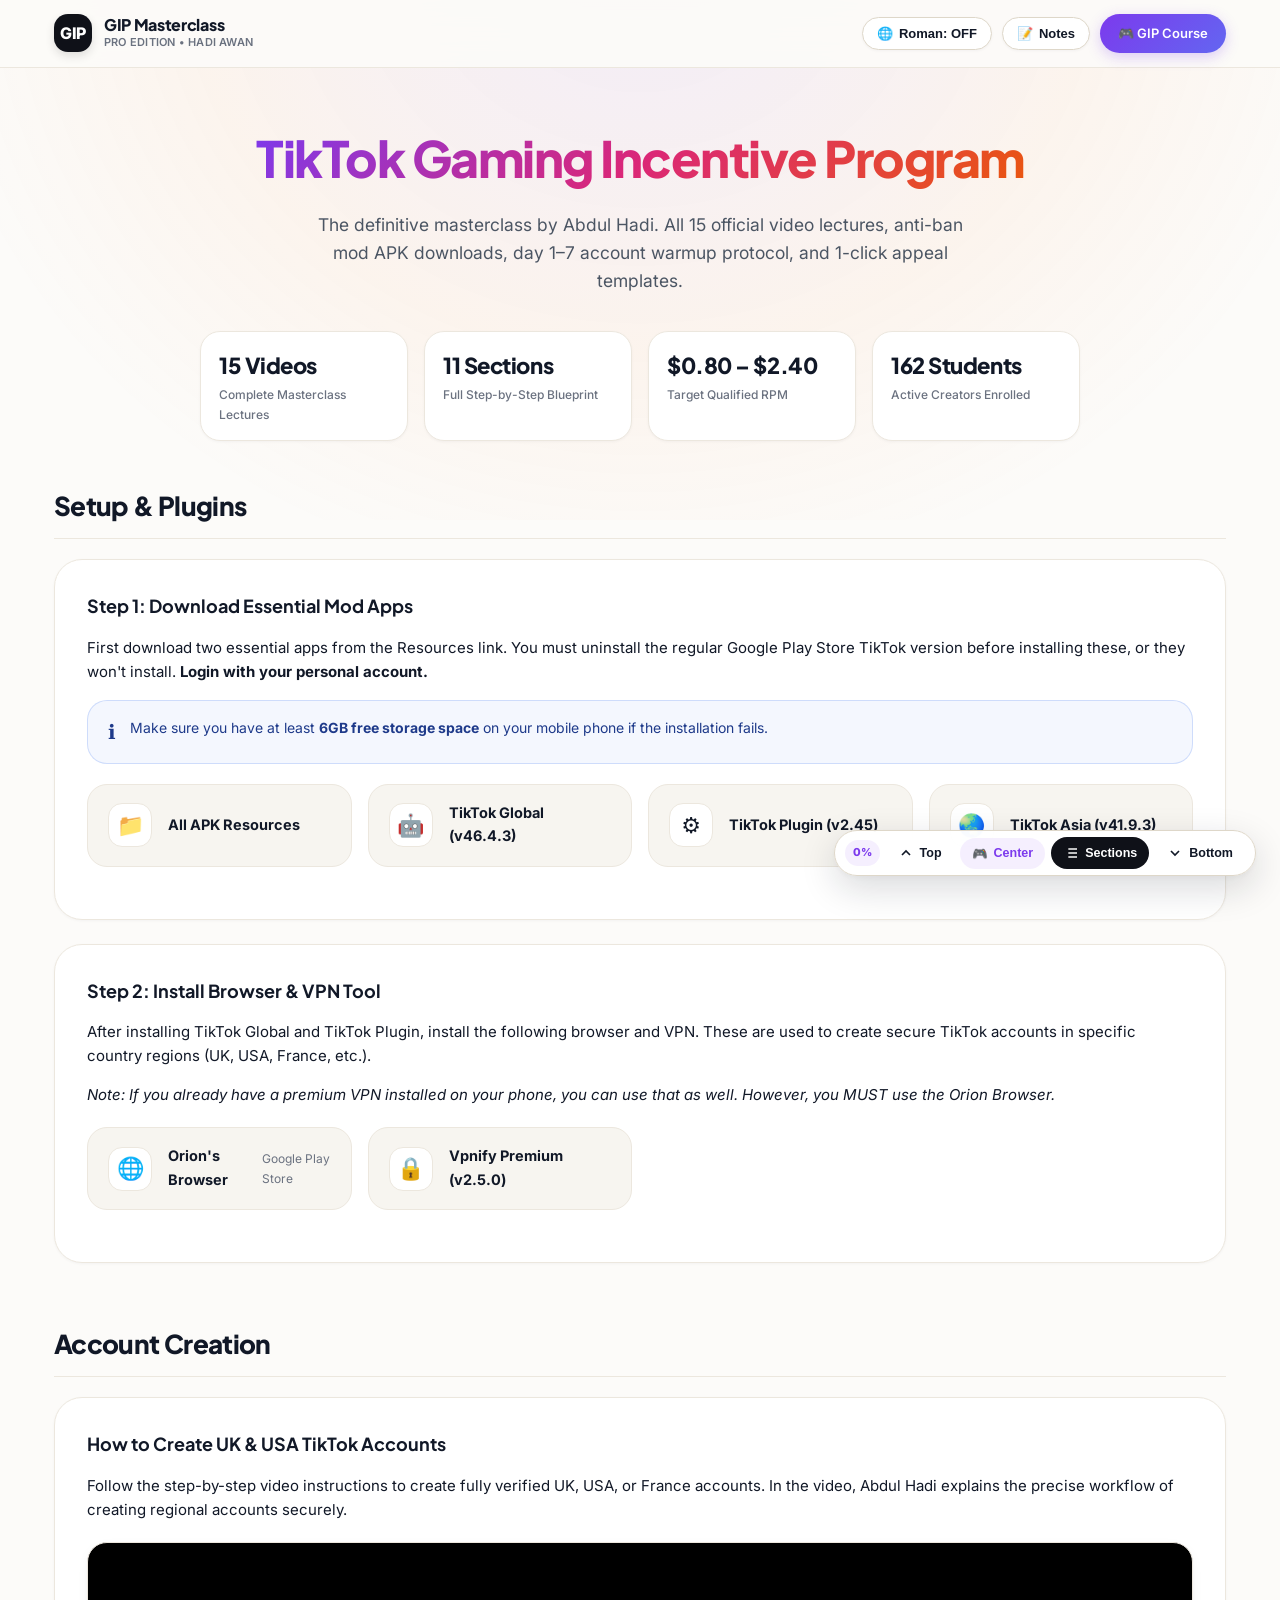
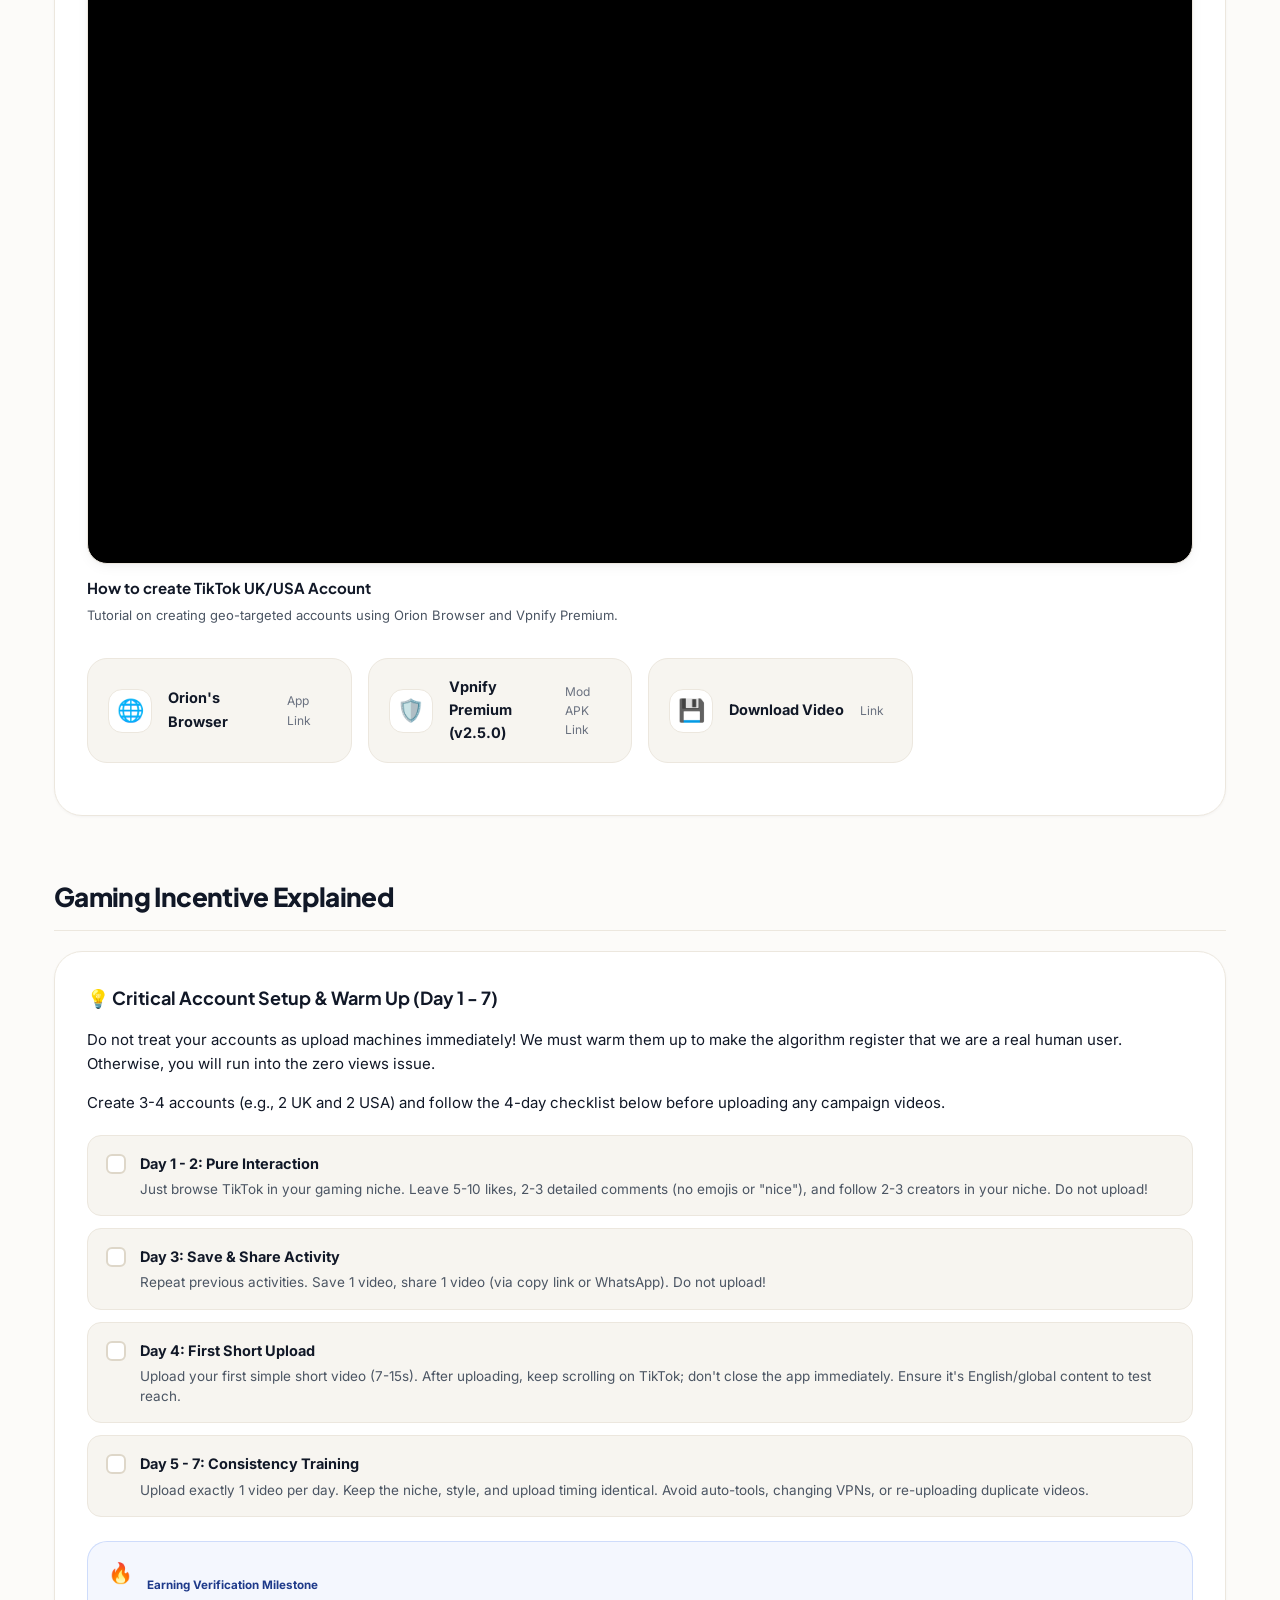
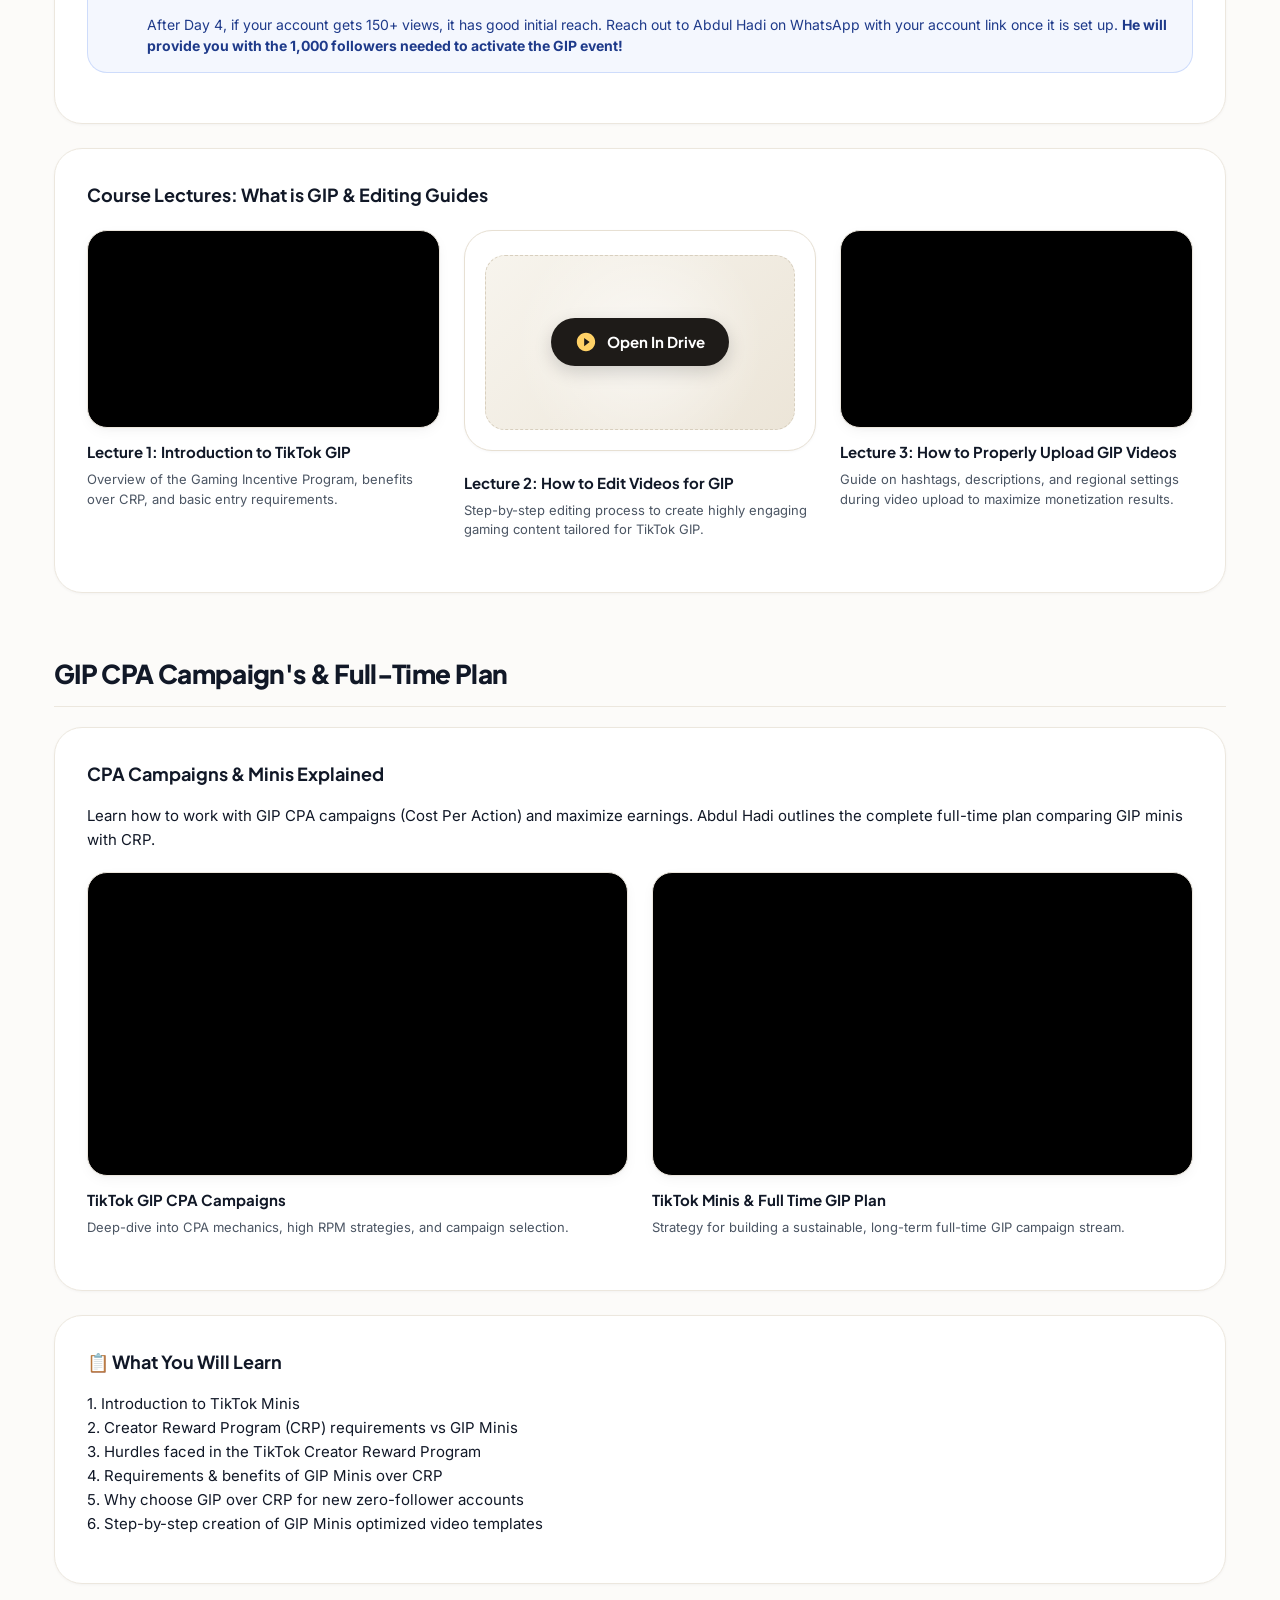
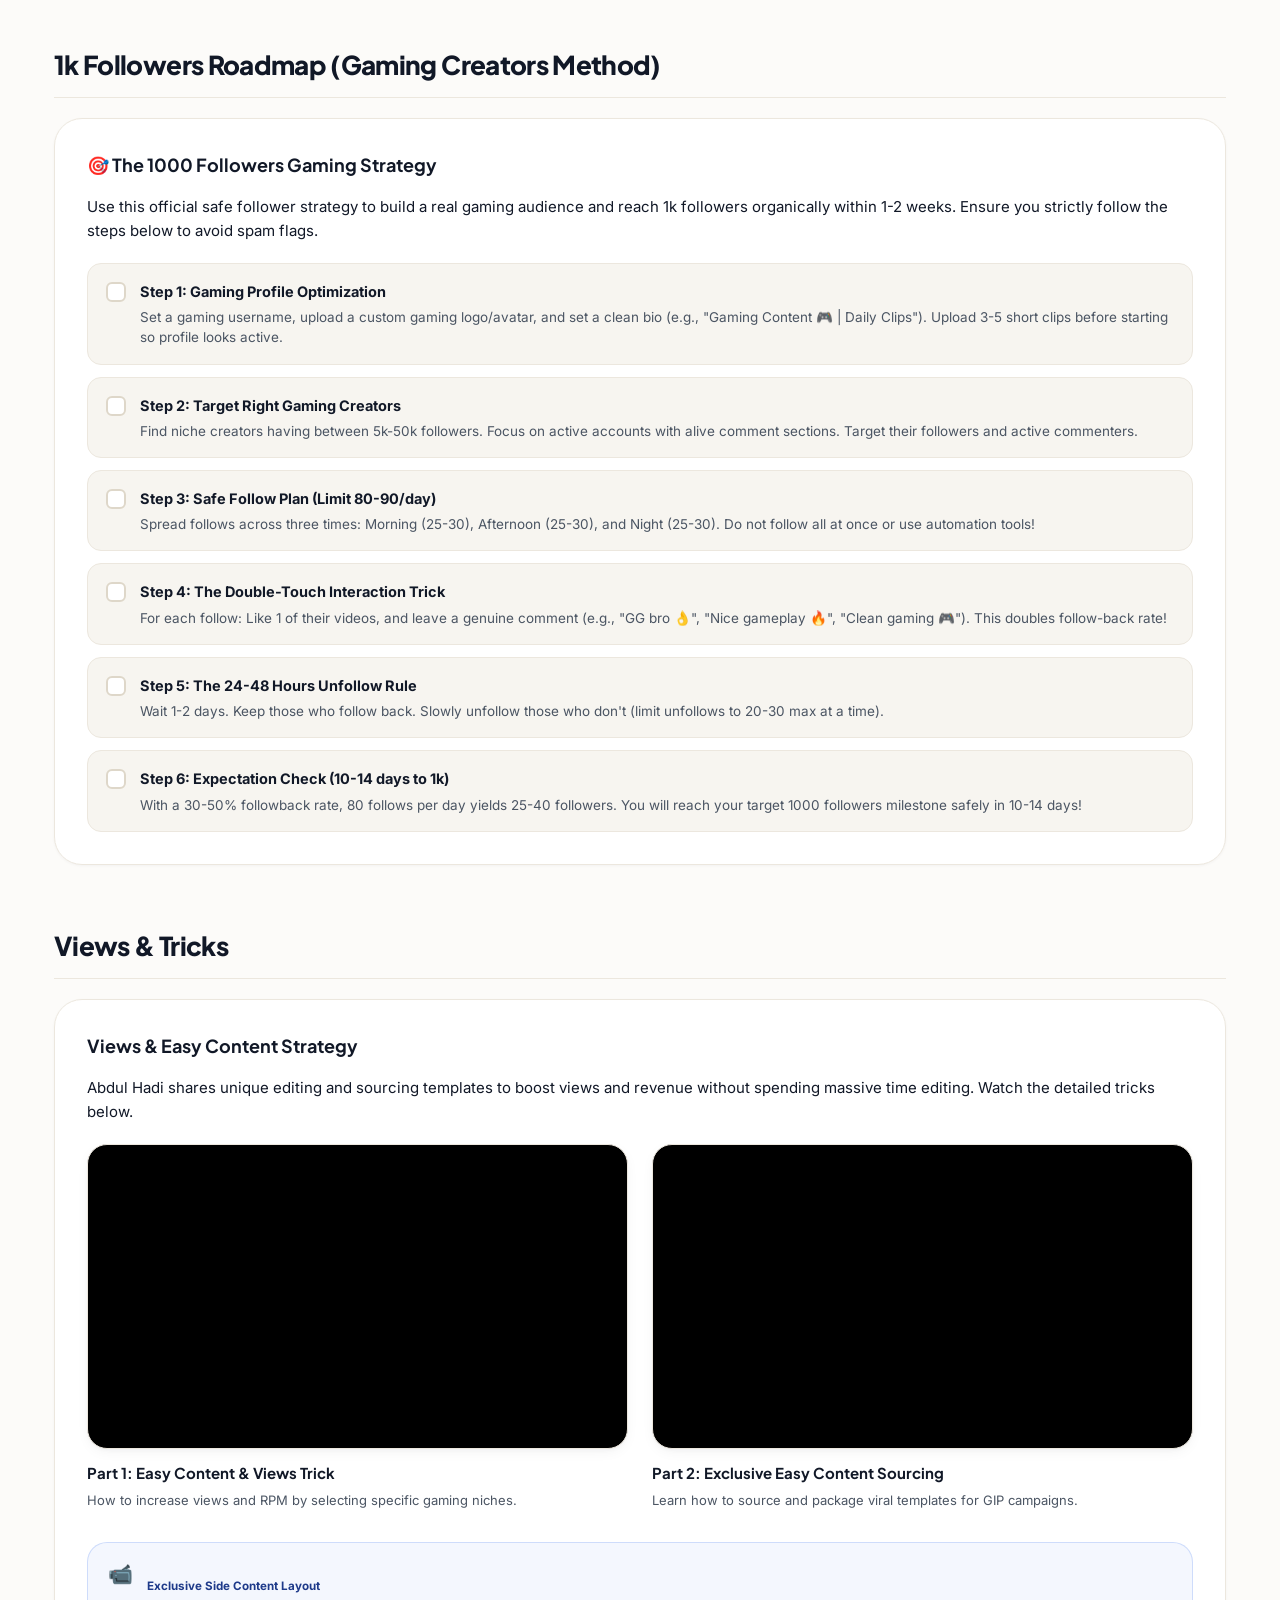
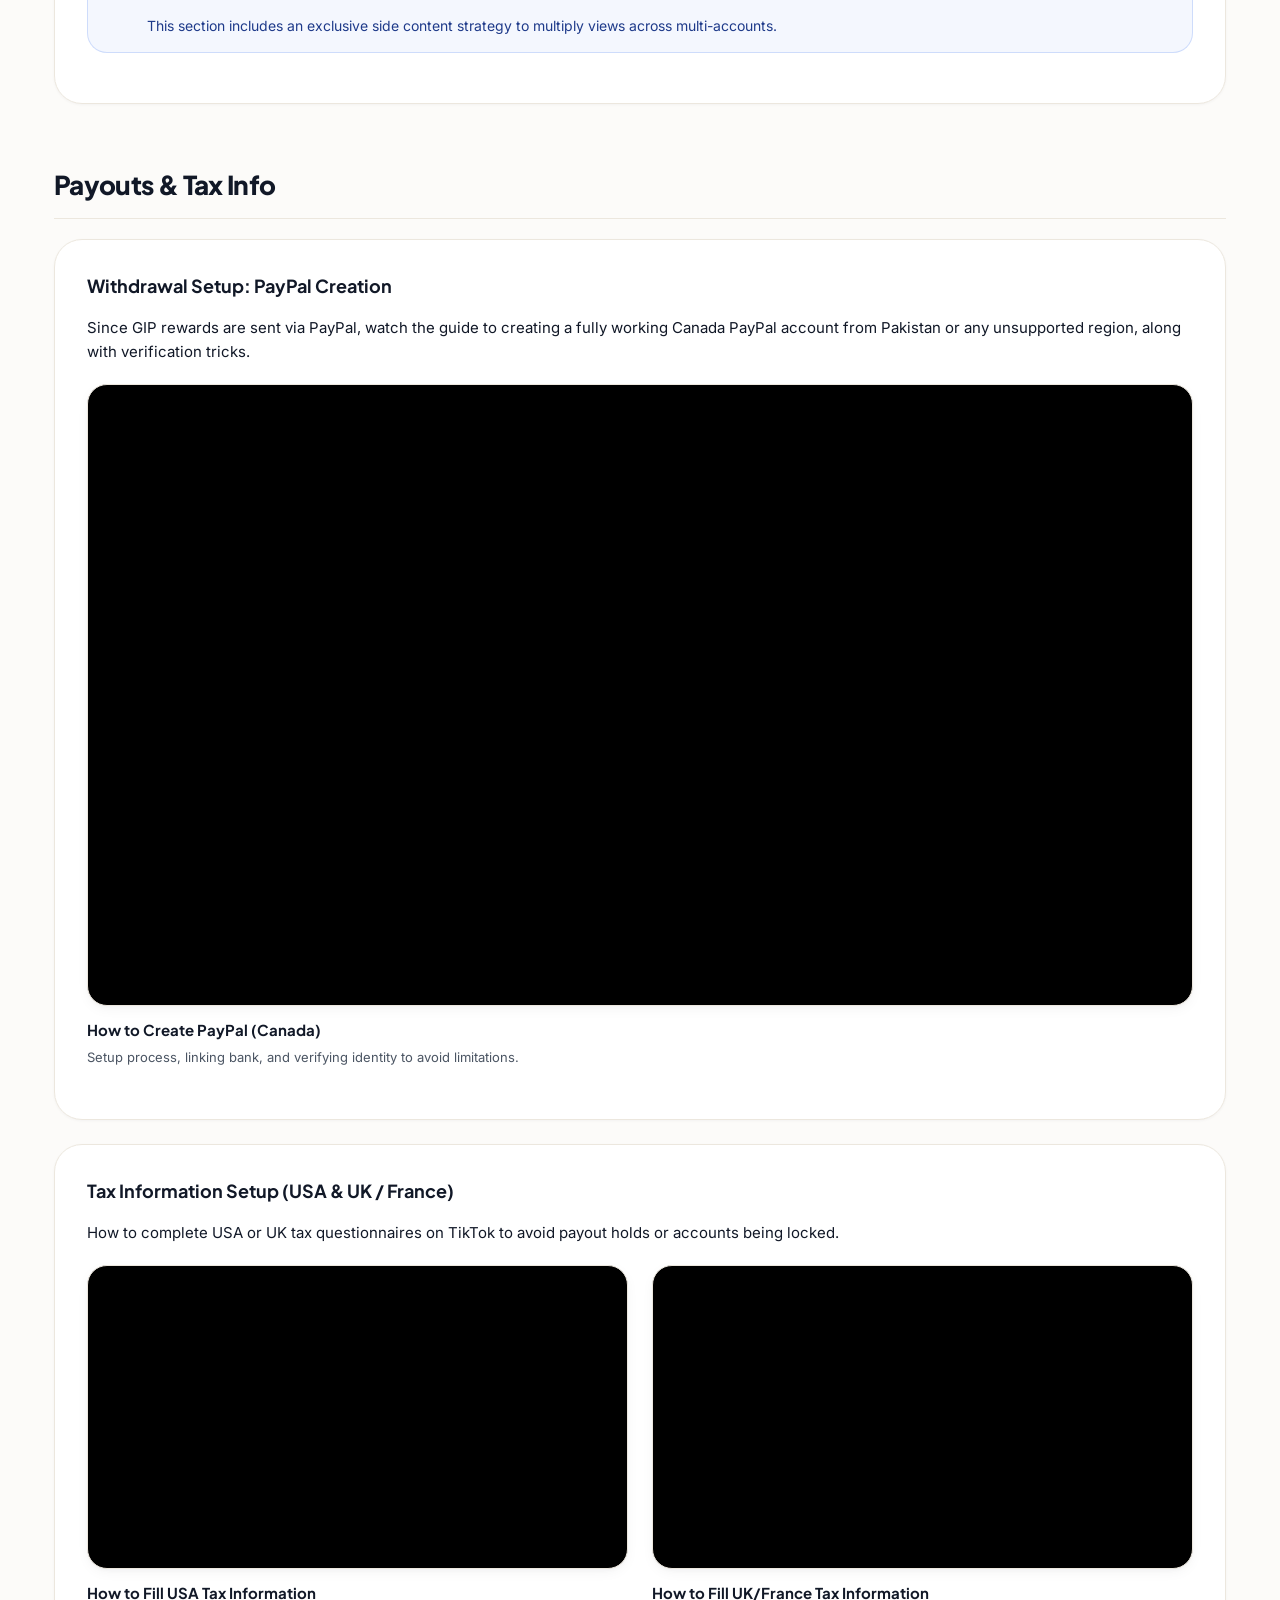
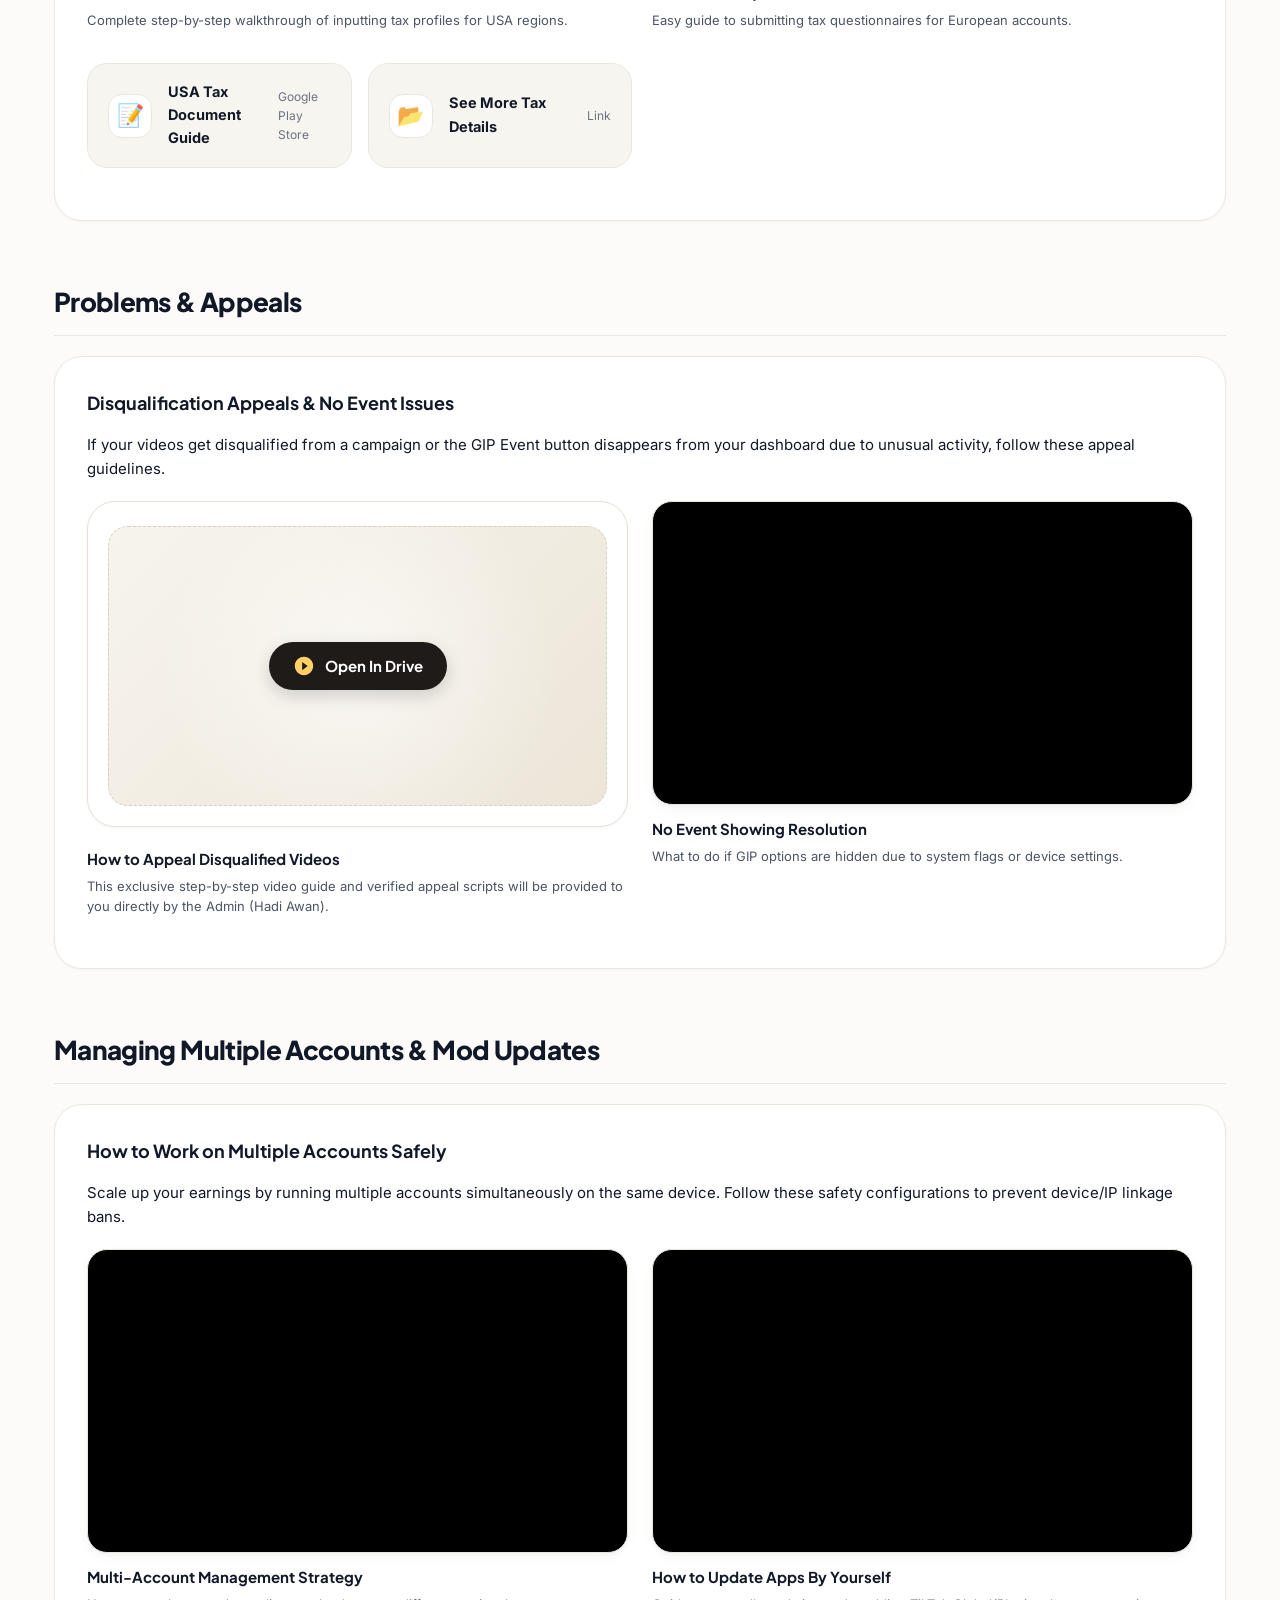
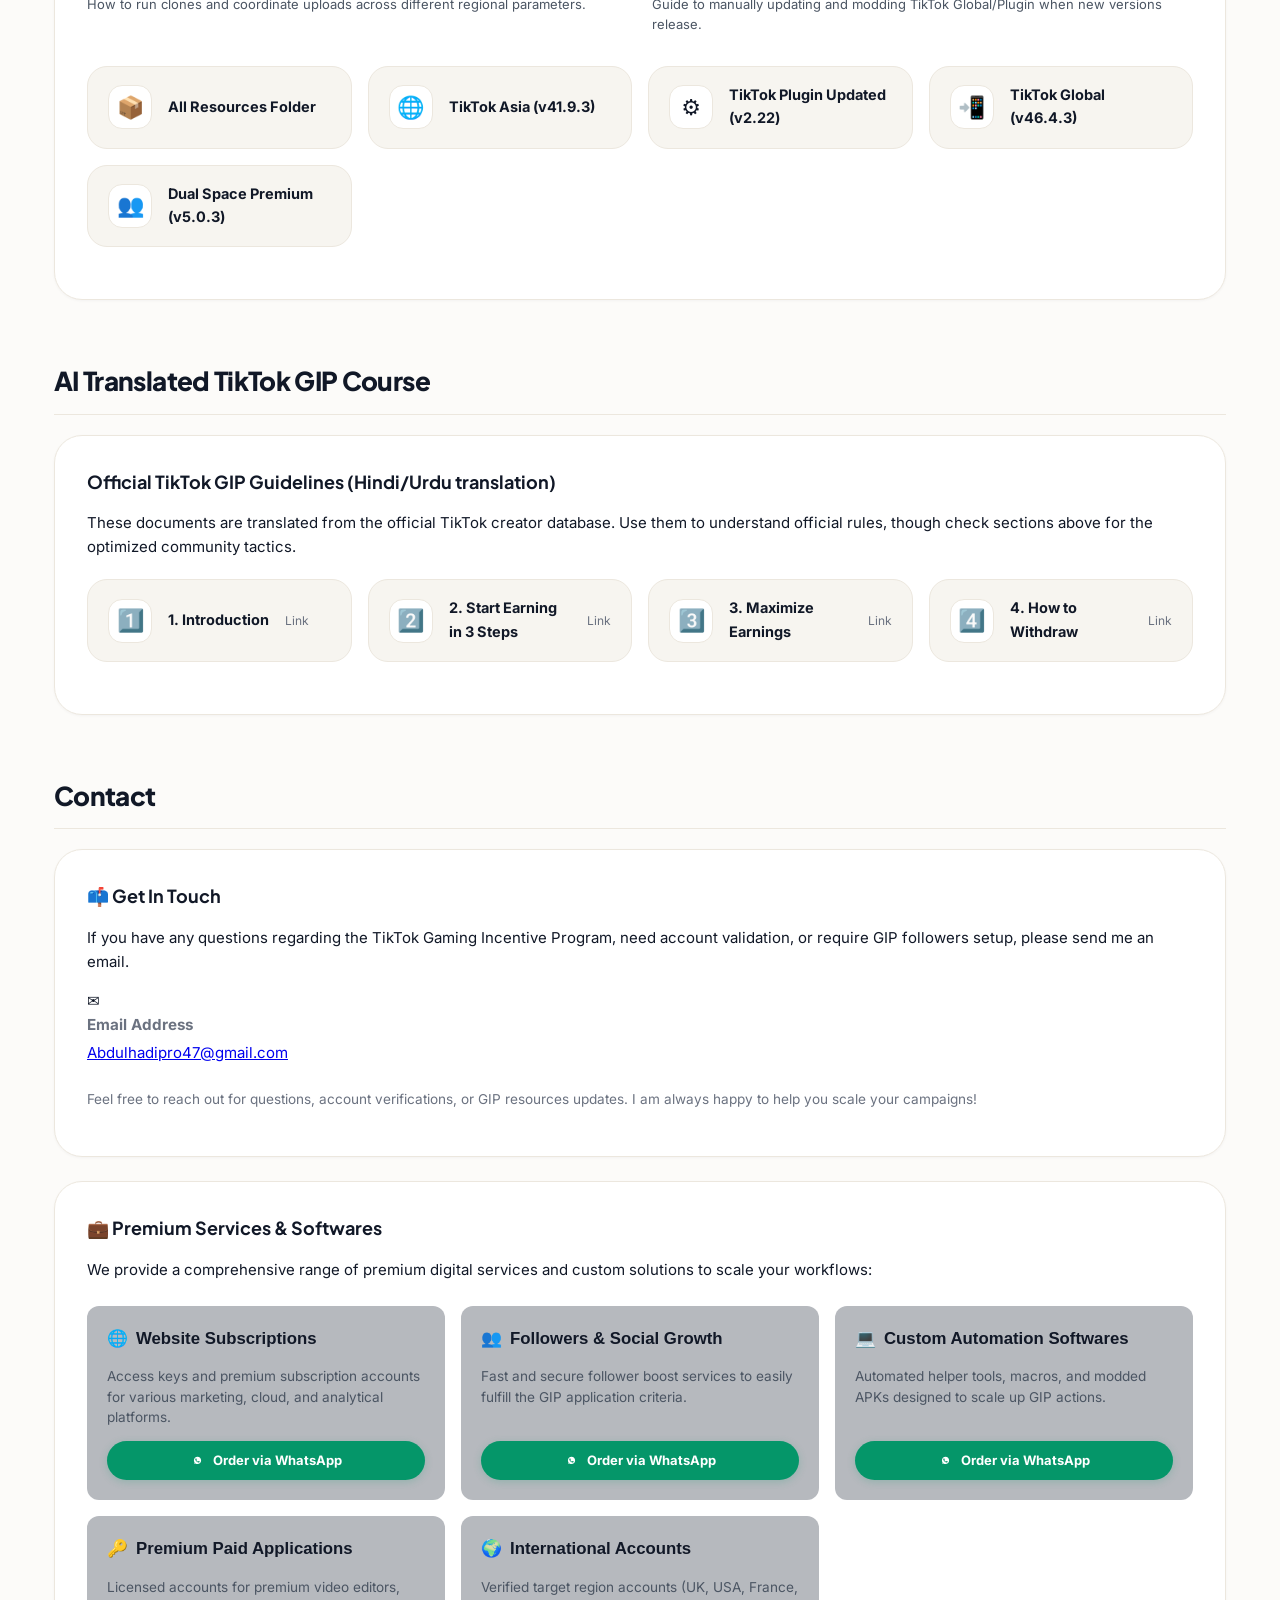
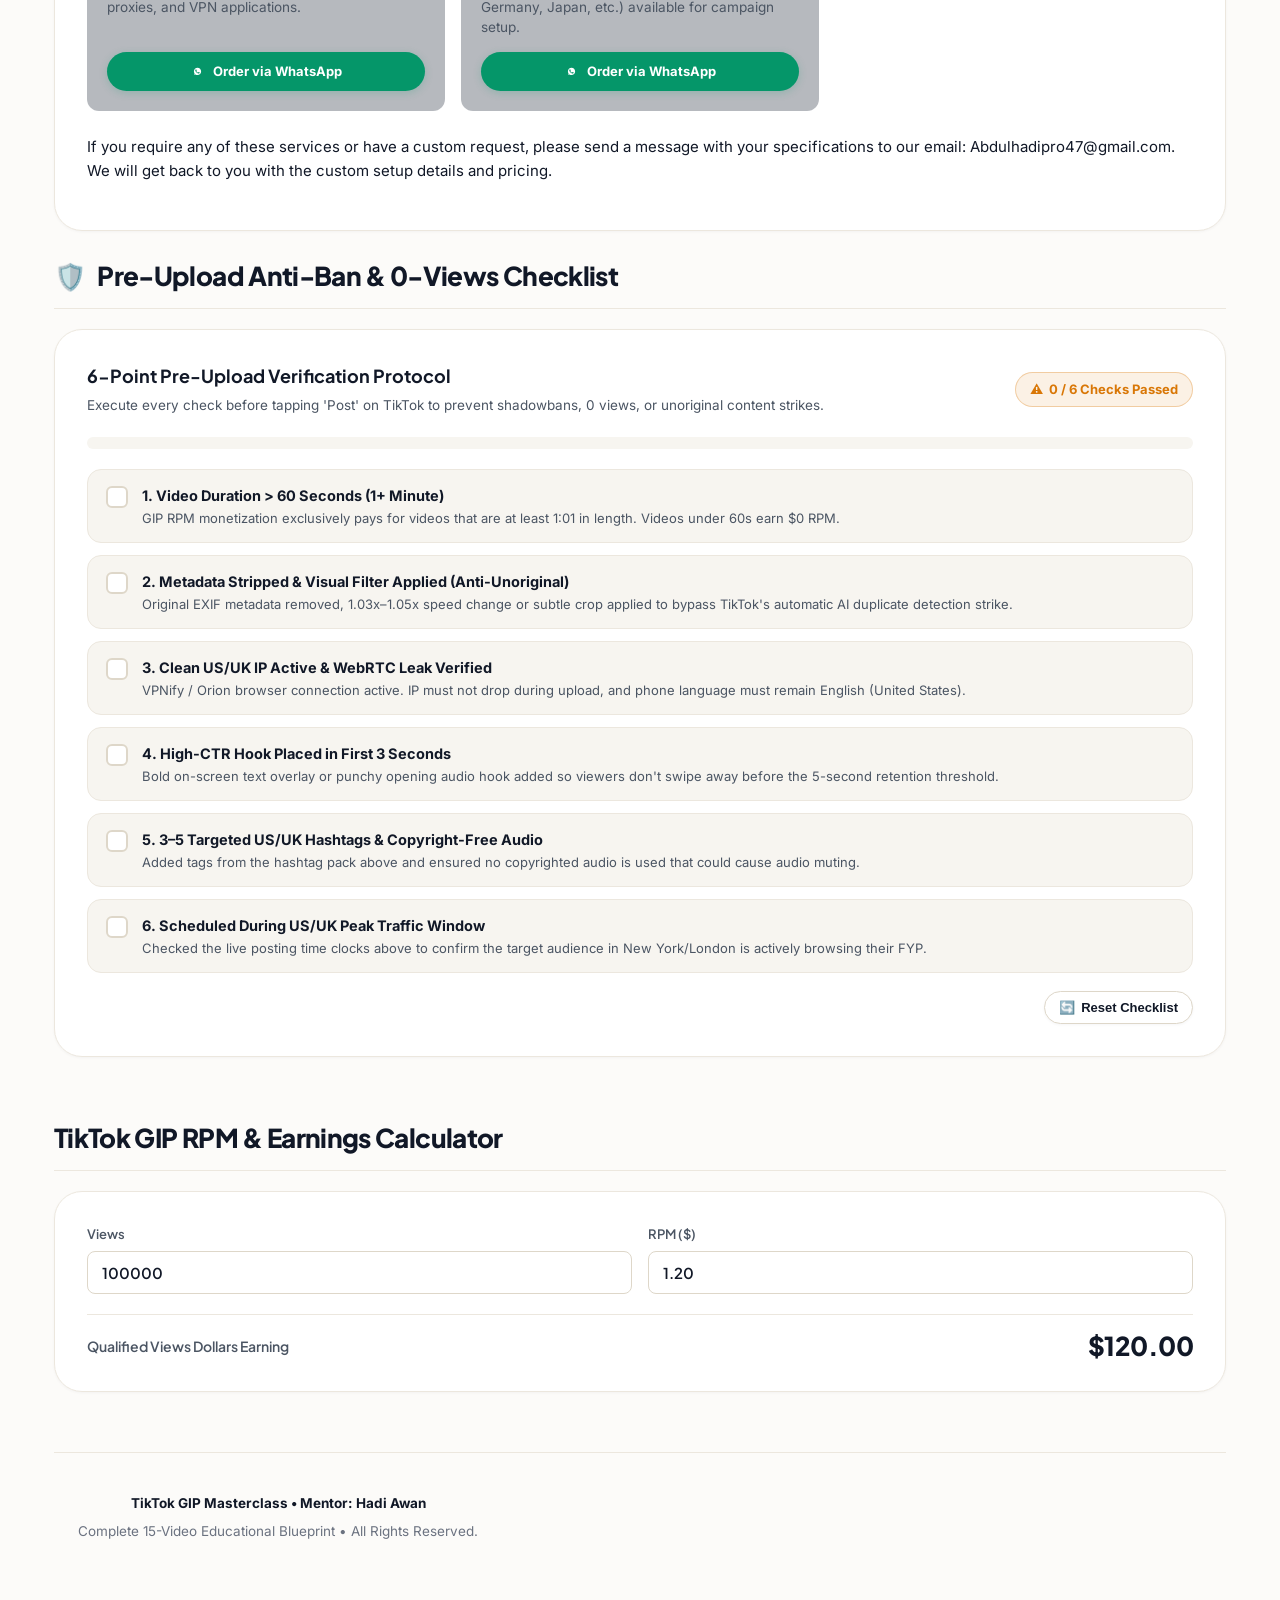
<file: index.html>
<!DOCTYPE html>
<html lang="en">

<head>
    <meta charset="UTF-8">
    <meta name="viewport" content="width=device-width, initial-scale=1.0">
    <title>TIKTOK GIP MASTERCLASS — Complete Guide & Lectures by Hadi Awan</title>
    <link rel="preconnect" href="https://fonts.googleapis.com">
    <link rel="preconnect" href="https://fonts.gstatic.com" crossorigin>
    <link href="https://fonts.googleapis.com/css2?family=Plus+Jakarta+Sans:wght@400;500;600;700;800&family=Inter:wght@400;500;600;700&family=JetBrains+Mono:wght@400;500;600&display=swap" rel="stylesheet">
    <link rel="stylesheet" href="pro_theme.css?v=25.0">
</head>

<body>

    <!-- Ambient Subtle Warm Light at Top -->
    <div class="ambient-glow"></div>

    <!-- Sticky Pro Off-White Navigation Header -->
    <header class="pro-header">
        <nav class="pro-nav">
            <!-- Brand Badge -->
            <a href="#" class="brand-badge">
                <div class="brand-icon-box">GIP</div>
                <div class="brand-text-block">
                    <span class="brand-title">GIP Masterclass</span>
                    <span class="brand-subtitle">Pro Edition • Hadi Awan</span>
                </div>
            </a>

            <!-- Header Action Buttons (Visible on PC, hidden on mobile via CSS) -->
            <div class="header-actions">
                <div class="vip-user-badge" id="vip-user-badge" style="display:none;">
                    <span>🔑 VIP:</span>
                    <strong id="vip-user-name">Creator</strong>
                </div>
                <button class="btn-pill-subtle btn-lang-switch" id="lang-toggle-btn" title="Toggle English / Roman English">
                    <span class="lang-icon">🌐</span>
                    <span id="lang-btn-text">Roman: <strong>OFF</strong></span>
                </button>
                <button class="btn-pill-subtle" id="open-notes-btn" title="Open My Study Notes">
                    <span>📝</span>
                    <span>Notes</span>
                </button>
                <button class="btn-pill-subtle btn-admin-header" id="btn-header-admin" title="Mentor Admin Panel">
                    <span>👑</span>
                    <span>Admin</span>
                </button>

                <a href="#gip-explained" class="btn-pill-primary">
                    <span>🎮 GIP Course</span>
                </a>
            </div>
        </nav>
    </header>

    <!-- Main Container -->
    <div class="page-container">

        <!-- Pro Editorial Hero Section -->
        <section class="pro-hero">
            <h1 class="pro-hero-title">
                <span class="hero-gradient-text" data-i18n="heroTitle">TikTok Gaming Incentive Program</span>
            </h1>

            <p class="pro-hero-subtitle" data-i18n="heroSubtitle">
                The definitive masterclass by Abdul Hadi. All 15 official video lectures, anti-ban mod APK downloads, day 1–7 account warmup protocol, and 1-click appeal templates.
            </p>

            <!-- Stats Metric Strip -->
            <div class="stats-strip-grid">
                <div class="stat-chip-card">
                    <div class="stat-number">15 Videos</div>
                    <div class="stat-label" data-i18n="statLectures">Complete Masterclass Lectures</div>
                </div>
                <div class="stat-chip-card">
                    <div class="stat-number">11 Sections</div>
                    <div class="stat-label" data-i18n="statBlueprint">Full Step-by-Step Blueprint</div>
                </div>
                <div class="stat-chip-card">
                    <div class="stat-number">$0.80 – $2.40</div>
                    <div class="stat-label" data-i18n="statRpm">Target Qualified RPM</div>
                </div>
                <div class="stat-chip-card">
                    <div class="stat-number">162 Students</div>
                    <div class="stat-label" data-i18n="statEnrolled">Active Creators Enrolled</div>
                </div>
            </div>


        </section>

        <!-- ====================================================================
             ALL 11 DETAILED MASTERCLASS SECTIONS WITH EMBEDDED LECTURE VIDEOS
             ==================================================================== -->
        <div class="all-sections-wrapper">
            
    <section class="masterclass-section-block" id="setup-plugins">
        
<h2 class="section-title" data-i18n="titleSetup">Setup &amp; Plugins</h2>
<div class="card">
<div class="card-title" data-i18n="setupCard1Title">Step 1: Download Essential Mod Apps</div>
<p data-i18n="setupCard1Desc">First download two essential apps from the Resources link. You must
                    uninstall the regular Google Play Store TikTok version before installing these, or they won't
                    install. <strong>Login with your personal account.</strong></p>
<div class="alert-box" style="margin: 1rem 0;">
<div class="alert-icon">ℹ️</div>
<div class="alert-content">
<p data-i18n="setupCard1Alert">Make sure you have at least <strong>6GB
                                free storage space</strong> on your mobile phone if the installation fails.</p>
</div>
</div>
<div class="resources-grid">
<a class="resource-card" href="https://www.mediafire.com/folder/1mokwf0tf7l1p/Tiktok+apk%27s" target="_blank">
<div class="resource-icon">📁</div>
<div class="resource-title" data-i18n="resAllApkTitle">All APK Resources</div>

</a>
<a class="resource-card" href="https://www.mediafire.com/file/1isico3lbgub50n/%25E2%259C%2585%25EF%25B8%258FTikTok_Global_%2528_version_46.4.3_%2529.apk/file" target="_blank">
<div class="resource-icon">🤖</div>
<div class="resource-title" data-i18n="resTiktokGlobalTitle">TikTok Global (v46.4.3)</div>

</a>
<a class="resource-card" href="https://www.mediafire.com/file/smsl2z1e8pgbqn3/%25E2%259C%2585%25EF%25B8%258FTikTok_Plugin_version_2.45.apk/file" target="_blank">
<div class="resource-icon">⚙️</div>
<div class="resource-title" data-i18n="resTiktokPluginTitle">TikTok Plugin (v2.45)</div>

</a>
<a class="resource-card" href="https://www.mediafire.com/file/v2ykl4wahg3dmvb/TIKTOK_Asia_version_%257C%257C_41.9.3_Asia_universal.apk/file" target="_blank">
<div class="resource-icon">🌏</div>
<div class="resource-title" data-i18n="resTiktokAsiaTitle">TikTok Asia (v41.9.3)</div>

</a>
</div>
</div>
<div class="card">
<div class="card-title" data-i18n="setupCard2Title">Step 2: Install Browser &amp; VPN Tool</div>
<p data-i18n="setupCard2Desc1">After installing TikTok Global and TikTok Plugin, install the following
                    browser and VPN. These are used to create secure TikTok accounts in specific country regions (UK,
                    USA, France, etc.).</p>
<p><em><span data-i18n="setupCard2Desc2">Note: If you already have a premium VPN installed on your
                            phone, you can use that as well. However, you MUST use the Orion Browser.</span></em></p>
<div class="resources-grid">
<a class="resource-card" href="https://play.google.com/store/apps/details?id=br.marcelo.monumentbrowser" target="_blank">
<div class="resource-icon">🌐</div>
<div class="resource-title" data-i18n="resOrionBrowserTitle">Orion's Browser</div>
<div class="resource-subtitle" data-i18n="resPlayStoreSub">Google Play Store</div>
</a>
<a class="resource-card" href="https://www.mediafire.com/file/fvgfj2na100nm8s/Vpnify_Premium_v2.5.0_Modded_by_Getmodpc.apk/file" target="_blank">
<div class="resource-icon">🔒</div>
<div class="resource-title" data-i18n="resVpnifyTitle">Vpnify Premium (v2.5.0)</div>

</a>
</div>
</div>

    </section>
    
    <section class="masterclass-section-block" id="account-creation">
        
<h2 class="section-title" data-i18n="titleAccount">Account Creation</h2>
<div class="card">
<div class="card-title" data-i18n="accountCardTitle">How to Create UK &amp; USA TikTok Accounts</div>
<p data-i18n="accountCardDesc">Follow the step-by-step video instructions to create fully verified UK,
                    USA, or France accounts. In the video, Abdul Hadi explains the precise workflow of creating regional
                    accounts securely.</p>
<div class="video-grid">
<div>
<div class="video-wrapper">
<iframe allow="accelerometer; autoplay; clipboard-write; encrypted-media; gyroscope; picture-in-picture; web-share" allowfullscreen="" frameborder="0" loading="lazy" referrerpolicy="strict-origin-when-cross-origin" src="https://www.youtube.com/embed/4eBNcCs55zM?si=9RQmiGeB9HGg_ef2" title="YouTube video player"></iframe>
</div>
<div class="video-info">
<h4 data-i18n="accountVideoTitle">How to create TikTok UK/USA Account</h4>
<p data-i18n="accountVideoDesc">Tutorial on creating geo-targeted accounts using Orion
                                Browser and Vpnify Premium.</p>
</div>
</div>
</div>
<div class="resources-grid" style="margin-top: 2rem;">
<a class="resource-card" href="https://play.google.com/store/apps/details?id=br.marcelo.monumentbrowser" target="_blank">
<div class="resource-icon">🌐</div>
<div class="resource-title" data-i18n="resOrionBrowserTitle">Orion's Browser</div>
<div class="resource-subtitle" data-i18n="resAppLinkSub">App Link</div>
</a>
<a class="resource-card" href="https://www.mediafire.com/file/fvgfj2na100nm8s/Vpnify_Premium_v2.5.0_Modded_by_Getmodpc.apk/file" target="_blank">
<div class="resource-icon">🛡️</div>
<div class="resource-title" data-i18n="resVpnifyTitle">Vpnify Premium</div>
<div class="resource-subtitle" data-i18n="resModApkSub">Mod APK Link</div>
</a>
<a class="resource-card" href="https://drive.google.com/file/d/1MlHxsg_xf0hkCtYAR0juzrlIWpMJYz1k/view?usp=drive_link" target="_blank">
<div class="resource-icon">💾</div>
<div class="resource-title" data-i18n="resDownloadVideoTitle">Download Video</div>
<div class="resource-subtitle" data-i18n="resDriveLinkSub">Link</div>
</a>
</div>
</div>

    </section>
    
    <section class="masterclass-section-block" id="gip-explained">
        
<h2 class="section-title" data-i18n="titleGip">Gaming Incentive Explained</h2>
<div class="card">
<div class="card-title" data-i18n="gipCard1Title">💡 Critical Account Setup &amp; Warm Up (Day 1 - 7)</div>
<p data-i18n="gipCard1Desc1">Do not treat your accounts as upload machines immediately! We must warm
                    them up to make the algorithm register that we are a real human user. Otherwise, you will run into
                    the <strong>zero views issue</strong>.</p>
<p data-i18n="gipCard1Desc2">Create 3-4 accounts (e.g., 2 UK and 2 USA) and follow the 4-day checklist
                    below before uploading any campaign videos.</p>
<ul class="checklist">
<li class="checklist-item" data-day="1-2">
<div class="premium-checkbox-wrapper">
<input class="hidden-checkbox" id="chk-day-1-2" type="checkbox"/>
<span class="custom-checkbox-box">
<svg class="checkmark-svg" viewbox="0 0 24 24">
<path d="M20 6L9 17l-5-5"></path>
</svg>
</span>
</div>
<div class="checklist-content">
<div class="checklist-title" data-i18n="chkDay1_2Title">Day 1 - 2: Pure Interaction</div>
<div class="checklist-description" data-i18n="chkDay1_2Desc">Just browse TikTok in your
                                gaming niche. Leave 5-10 likes, 2-3 detailed comments (no emojis or "nice"), and follow
                                2-3 creators in your niche. Do not upload!</div>
</div>
</li>
<li class="checklist-item" data-day="3">
<div class="premium-checkbox-wrapper">
<input class="hidden-checkbox" id="chk-day-3" type="checkbox"/>
<span class="custom-checkbox-box">
<svg class="checkmark-svg" viewbox="0 0 24 24">
<path d="M20 6L9 17l-5-5"></path>
</svg>
</span>
</div>
<div class="checklist-content">
<div class="checklist-title" data-i18n="chkDay3Title">Day 3: Save &amp; Share Activity</div>
<div class="checklist-description" data-i18n="chkDay3Desc">Repeat previous activities. Save
                                1 video, share 1 video (via copy link or WhatsApp). Do not upload!</div>
</div>
</li>
<li class="checklist-item" data-day="4">
<div class="premium-checkbox-wrapper">
<input class="hidden-checkbox" id="chk-day-4" type="checkbox"/>
<span class="custom-checkbox-box">
<svg class="checkmark-svg" viewbox="0 0 24 24">
<path d="M20 6L9 17l-5-5"></path>
</svg>
</span>
</div>
<div class="checklist-content">
<div class="checklist-title" data-i18n="chkDay4Title">Day 4: First Short Upload</div>
<div class="checklist-description" data-i18n="chkDay4Desc">Upload your first simple short
                                video (7-15s). After uploading, keep scrolling on TikTok; don't close the app
                                immediately. Ensure it's English/global content to test reach.</div>
</div>
</li>
<li class="checklist-item" data-day="5-7">
<div class="premium-checkbox-wrapper">
<input class="hidden-checkbox" id="chk-day-5-7" type="checkbox"/>
<span class="custom-checkbox-box">
<svg class="checkmark-svg" viewbox="0 0 24 24">
<path d="M20 6L9 17l-5-5"></path>
</svg>
</span>
</div>
<div class="checklist-content">
<div class="checklist-title" data-i18n="chkDay5_7Title">Day 5 - 7: Consistency Training
                            </div>
<div class="checklist-description" data-i18n="chkDay5_7Desc">Upload exactly 1 video per day.
                                Keep the niche, style, and upload timing identical. Avoid auto-tools, changing VPNs, or
                                re-uploading duplicate videos.</div>
</div>
</li>
</ul>
<div class="alert-box" style="margin-top: 1.5rem;">
<div class="alert-icon">🔥</div>
<div class="alert-content">
<h5 data-i18n="gipMilestoneTitle">Earning Verification Milestone</h5>
<p data-i18n="gipMilestoneDesc">After Day 4, if your account gets 150+
                            views, it has good initial reach. Reach out to Abdul Hadi on WhatsApp with your account link
                            once it is set up. <strong>He will provide you with the 1,000 followers needed to activate
                                the GIP event!</strong></p>
</div>
</div>
</div>
<div class="card">
<div class="card-title" data-i18n="gipCard2Title">Course Lectures: What is GIP &amp; Editing Guides</div>
<div class="video-grid">
<div>
<div class="video-wrapper">
<iframe allow="accelerometer; autoplay; clipboard-write; encrypted-media; gyroscope; picture-in-picture; web-share" allowfullscreen="" frameborder="0" loading="lazy" referrerpolicy="strict-origin-when-cross-origin" src="https://www.youtube.com/embed/B-eLHTJBYK4?si=j7Ho0oWQgdMmzj1e" title="YouTube video player"></iframe>
</div>
<div class="video-info">
<h4 data-i18n="gipLec1Title">Lecture 1: Introduction to TikTok GIP</h4>
<p data-i18n="gipLec1Desc">Overview of the Gaming Incentive Program, benefits over CRP, and
                                basic entry requirements.</p>
</div>
</div>
<div>

<div class="drive-lecture-clean-card">
<div class="open-in-drive-hero-box" style="border-radius:var(--radius-lg); margin-bottom:0;">
<a class="btn-open-in-drive-action" href="https://drive.google.com/file/d/1h5QjKxsK_AeVVN02KCsNstSsTPVzGdZb/view" rel="noopener" target="_blank" title="Open video directly in Google Drive">
<svg fill="currentColor" height="22" viewbox="0 0 24 24" width="22">
<path d="M12 2C6.48 2 2 6.48 2 12s4.48 10 10 10 10-4.48 10-10S17.52 2 12 2zm-2 14.5v-9l6 4.5-6 4.5z"></path>
</svg>
<span>Open In Drive</span>
</a>
</div>
</div>

<div class="video-info">
<h4 data-i18n="gipLec2Title">Lecture 2: How to Edit Videos for GIP</h4>
<p data-i18n="gipLec2Desc">Step-by-step editing process to create highly engaging gaming
                                content tailored for TikTok GIP.</p>
</div>
</div>
<div>
<div class="video-wrapper">
<iframe allow="accelerometer; autoplay; clipboard-write; encrypted-media; gyroscope; picture-in-picture; web-share" allowfullscreen="" frameborder="0" loading="lazy" referrerpolicy="strict-origin-when-cross-origin" src="https://www.youtube.com/embed/e1NUvx-n62M?si=Ks6gCU4pbO7e4hju" title="YouTube video player"></iframe>
</div>
<div class="video-info">
<h4 data-i18n="gipLec3Title">Lecture 3: How to Properly Upload GIP Videos</h4>
<p data-i18n="gipLec3Desc">Guide on hashtags, descriptions, and regional settings during
                                video upload to maximize monetization results.</p>
</div>
</div>
</div>
</div>

    </section>
    
    <section class="masterclass-section-block" id="cpa-campaigns">
        
<h2 class="section-title" data-i18n="titleCpa">GIP CPA Campaign's &amp; Full-Time Plan</h2>
<div class="card">
<div class="card-title" data-i18n="cpaCard1Title">CPA Campaigns &amp; Minis Explained</div>
<p data-i18n="cpaCard1Desc">Learn how to work with GIP CPA campaigns (Cost Per Action) and maximize
                    earnings. Abdul Hadi outlines the complete full-time plan comparing GIP minis with CRP.</p>
<div class="video-grid">
<div>
<div class="video-wrapper">
<iframe allow="accelerometer; autoplay; clipboard-write; encrypted-media; gyroscope; picture-in-picture; web-share" allowfullscreen="" frameborder="0" loading="lazy" referrerpolicy="strict-origin-when-cross-origin" src="https://www.youtube.com/embed/mp9oLahEt_I?si=O7eg1R1Y0ECrNsN4" title="YouTube video player"></iframe>
</div>
<div class="video-info">
<h4 data-i18n="cpaVideo1Title">TikTok GIP CPA Campaigns</h4>
<p data-i18n="cpaVideo1Desc">Deep-dive into CPA mechanics, high RPM strategies, and campaign
                                selection.</p>
</div>
</div>
<div>
<div class="video-wrapper">
<iframe allow="accelerometer; autoplay; clipboard-write; encrypted-media; gyroscope; picture-in-picture; web-share" allowfullscreen="" frameborder="0" loading="lazy" referrerpolicy="strict-origin-when-cross-origin" src="https://www.youtube.com/embed/zBwFU6sCo9I?si=Gup5h4zr4dLRADNZ" title="YouTube video player"></iframe>
</div>
<div class="video-info">
<h4 data-i18n="cpaVideo2Title">TikTok Minis &amp; Full Time GIP Plan</h4>
<p data-i18n="cpaVideo2Desc">Strategy for building a sustainable, long-term full-time GIP
                                campaign stream.</p>
</div>
</div>
</div>
</div>
<div class="card">
<div class="card-title" data-i18n="cpaCard2Title">📋 What You Will Learn</div>
<p data-i18n="cpaLearnContent">
                    1. Introduction to TikTok Minis<br/>
                    2. Creator Reward Program (CRP) requirements vs GIP Minis<br/>
                    3. Hurdles faced in the TikTok Creator Reward Program<br/>
                    4. Requirements &amp; benefits of GIP Minis over CRP<br/>
                    5. Why choose GIP over CRP for new zero-follower accounts<br/>
                    6. Step-by-step creation of GIP Minis optimized video templates
                </p>
</div>

    </section>
    
    <section class="masterclass-section-block" id="followers-roadmap">
        
<h2 class="section-title" data-i18n="titleFollowers">1k Followers Roadmap (Gaming Creators Method)</h2>
<div class="card">
<div class="card-title" data-i18n="followersCardTitle">🎯 The 1000 Followers Gaming Strategy</div>
<p data-i18n="followersCardDesc">Use this official safe follower strategy to build a real gaming
                    audience and reach 1k followers organically within 1-2 weeks. Ensure you strictly follow the steps
                    below to avoid spam flags.</p>
<ul class="checklist">
<li class="checklist-item" data-step="1">
<div class="premium-checkbox-wrapper">
<input class="hidden-checkbox" id="chk-step-1" type="checkbox"/>
<span class="custom-checkbox-box">
<svg class="checkmark-svg" viewbox="0 0 24 24">
<path d="M20 6L9 17l-5-5"></path>
</svg>
</span>
</div>
<div class="checklist-content">
<div class="checklist-title" data-i18n="fStep1Title">Step 1: Gaming Profile Optimization
                            </div>
<div class="checklist-description" data-i18n="fStep1Desc">Set a gaming username, upload a
                                custom gaming logo/avatar, and set a clean bio (e.g., "Gaming Content 🎮 | Daily
                                Clips"). Upload 3-5 short clips before starting so profile looks active.</div>
</div>
</li>
<li class="checklist-item" data-step="2">
<div class="premium-checkbox-wrapper">
<input class="hidden-checkbox" id="chk-step-2" type="checkbox"/>
<span class="custom-checkbox-box">
<svg class="checkmark-svg" viewbox="0 0 24 24">
<path d="M20 6L9 17l-5-5"></path>
</svg>
</span>
</div>
<div class="checklist-content">
<div class="checklist-title" data-i18n="fStep2Title">Step 2: Target Right Gaming Creators
                            </div>
<div class="checklist-description" data-i18n="fStep2Desc">Find niche creators having between
                                5k-50k followers. Focus on active accounts with alive comment sections. Target their
                                followers and active commenters.</div>
</div>
</li>
<li class="checklist-item" data-step="3">
<div class="premium-checkbox-wrapper">
<input class="hidden-checkbox" id="chk-step-3" type="checkbox"/>
<span class="custom-checkbox-box">
<svg class="checkmark-svg" viewbox="0 0 24 24">
<path d="M20 6L9 17l-5-5"></path>
</svg>
</span>
</div>
<div class="checklist-content">
<div class="checklist-title" data-i18n="fStep3Title">Step 3: Safe Follow Plan (Limit
                                80-90/day)</div>
<div class="checklist-description" data-i18n="fStep3Desc">Spread follows across three times:
                                Morning (25-30), Afternoon (25-30), and Night (25-30). Do not follow all at once or use
                                automation tools!</div>
</div>
</li>
<li class="checklist-item" data-step="4">
<div class="premium-checkbox-wrapper">
<input class="hidden-checkbox" id="chk-step-4" type="checkbox"/>
<span class="custom-checkbox-box">
<svg class="checkmark-svg" viewbox="0 0 24 24">
<path d="M20 6L9 17l-5-5"></path>
</svg>
</span>
</div>
<div class="checklist-content">
<div class="checklist-title" data-i18n="fStep4Title">Step 4: The Double-Touch Interaction
                                Trick</div>
<div class="checklist-description" data-i18n="fStep4Desc">For each follow: Like 1 of their
                                videos, and leave a genuine comment (e.g., "GG bro 👌", "Nice gameplay 🔥", "Clean
                                gaming 🎮"). This doubles follow-back rate!</div>
</div>
</li>
<li class="checklist-item" data-step="5">
<div class="premium-checkbox-wrapper">
<input class="hidden-checkbox" id="chk-step-5" type="checkbox"/>
<span class="custom-checkbox-box">
<svg class="checkmark-svg" viewbox="0 0 24 24">
<path d="M20 6L9 17l-5-5"></path>
</svg>
</span>
</div>
<div class="checklist-content">
<div class="checklist-title" data-i18n="fStep5Title">Step 5: The 24-48 Hours Unfollow Rule
                            </div>
<div class="checklist-description" data-i18n="fStep5Desc">Wait 1-2 days. Keep those who
                                follow back. Slowly unfollow those who don't (limit unfollows to 20-30 max at a time).
                            </div>
</div>
</li>
<li class="checklist-item" data-step="6">
<div class="premium-checkbox-wrapper">
<input class="hidden-checkbox" id="chk-step-6" type="checkbox"/>
<span class="custom-checkbox-box">
<svg class="checkmark-svg" viewbox="0 0 24 24">
<path d="M20 6L9 17l-5-5"></path>
</svg>
</span>
</div>
<div class="checklist-content">
<div class="checklist-title" data-i18n="fStep6Title">Step 6: Expectation Check (10-14 days
                                to 1k)</div>
<div class="checklist-description" data-i18n="fStep6Desc">With a 30-50% followback rate, 80
                                follows per day yields 25-40 followers. You will reach your target 1000 followers
                                milestone safely in 10-14 days!</div>
</div>
</li>
</ul>
</div>

    </section>
    
    <section class="masterclass-section-block" id="views-tricks">
        
<h2 class="section-title" data-i18n="titleViews">Views &amp; Tricks</h2>
<div class="card">
<div class="card-title" data-i18n="viewsCardTitle">Views &amp; Easy Content Strategy</div>
<p data-i18n="viewsCardDesc">Abdul Hadi shares unique editing and sourcing templates to boost views and
                    revenue without spending massive time editing. Watch the detailed tricks below.</p>
<div class="video-grid">
<div>
<div class="video-wrapper">
<iframe allow="accelerometer; autoplay; clipboard-write; encrypted-media; gyroscope; picture-in-picture; web-share" allowfullscreen="" frameborder="0" loading="lazy" referrerpolicy="strict-origin-when-cross-origin" src="https://www.youtube.com/embed/ti-x55kNSXs?si=xPByA3hel0rY_2PC" title="YouTube video player"></iframe>
</div>
<div class="video-info">
<h4 data-i18n="viewsVideo1Title">Part 1: Easy Content &amp; Views Trick</h4>
<p data-i18n="viewsVideo1Desc">How to increase views and RPM by selecting specific gaming
                                niches.</p>
</div>
</div>
<div>
<div class="video-wrapper">
<iframe allow="accelerometer; autoplay; clipboard-write; encrypted-media; gyroscope; picture-in-picture; web-share" allowfullscreen="" frameborder="0" loading="lazy" referrerpolicy="strict-origin-when-cross-origin" src="https://www.youtube.com/embed/JnaKGFMr5mI?si=a5zQaeOr1xlAFEEe" title="YouTube video player"></iframe>
</div>
<div class="video-info">
<h4 data-i18n="viewsVideo2Title">Part 2: Exclusive Easy Content Sourcing</h4>
<p data-i18n="viewsVideo2Desc">Learn how to source and package viral templates for GIP
                                campaigns.</p>
</div>
</div>
</div>
<div class="alert-box" style="margin-top: 2rem;">
<div class="alert-icon">📹</div>
<div class="alert-content">
<h5 data-i18n="viewsAlertTitle">Exclusive Side Content Layout</h5>
<p data-i18n="viewsAlertDesc">This section includes an exclusive side
                            content strategy to multiply views across multi-accounts.</p>
</div>
</div>
</div>

    </section>
    
    <section class="masterclass-section-block" id="payouts-tax">
        
<h2 class="section-title" data-i18n="titlePayouts">Payouts &amp; Tax Info</h2>
<div class="card">
<div class="card-title" data-i18n="payoutsCard1Title">Withdrawal Setup: PayPal Creation</div>
<p data-i18n="payoutsCard1Desc">Since GIP rewards are sent via PayPal, watch the guide to creating a
                    fully working Canada PayPal account from Pakistan or any unsupported region, along with verification
                    tricks.</p>
<div class="video-grid">
<div>
<div class="video-wrapper">
<iframe allow="accelerometer; autoplay; clipboard-write; encrypted-media; gyroscope; picture-in-picture; web-share" allowfullscreen="" frameborder="0" loading="lazy" referrerpolicy="strict-origin-when-cross-origin" src="https://www.youtube.com/embed/e0BJQ3vWUNg?si=WDZQkKP6QDZpVBwW" title="YouTube video player"></iframe>
</div>
<div class="video-info">
<h4 data-i18n="payoutsVideo1Title">How to Create PayPal (Canada)</h4>
<p data-i18n="payoutsVideo1Desc">Setup process, linking bank, and verifying identity to
                                avoid limitations.</p>
</div>
</div>
</div>
</div>
<div class="card">
<div class="card-title" data-i18n="payoutsCard2Title">Tax Information Setup (USA &amp; UK / France)</div>
<p data-i18n="payoutsCard2Desc">How to complete USA or UK tax questionnaires on TikTok to avoid payout
                    holds or accounts being locked.</p>
<div class="video-grid" style="margin-bottom: 2rem;">
<div>
<div class="video-wrapper">
<iframe allow="accelerometer; autoplay; clipboard-write; encrypted-media; gyroscope; picture-in-picture; web-share" allowfullscreen="" frameborder="0" loading="lazy" referrerpolicy="strict-origin-when-cross-origin" src="https://www.youtube.com/embed/Jci2wSS4YKk?si=mVabv0RxmVygHxZa" title="YouTube video player"></iframe>
</div>
<div class="video-info">
<h4 data-i18n="payoutsVideo2Title">How to Fill USA Tax Information</h4>
<p data-i18n="payoutsVideo2Desc">Complete step-by-step walkthrough of inputting tax profiles
                                for USA regions.</p>
</div>
</div>
<div>
<div class="video-wrapper">
<iframe allow="accelerometer; autoplay; clipboard-write; encrypted-media; gyroscope; picture-in-picture; web-share" allowfullscreen="" frameborder="0" loading="lazy" referrerpolicy="strict-origin-when-cross-origin" src="https://www.youtube.com/embed/V1jxWyvO5Os?si=8RrbFSgaOzlBjCpY" title="YouTube video player"></iframe>
</div>
<div class="video-info">
<h4 data-i18n="payoutsVideo3Title">How to Fill UK/France Tax Information</h4>
<p data-i18n="payoutsVideo3Desc">Easy guide to submitting tax questionnaires for European
                                accounts.</p>
</div>
</div>
</div>
<div class="resources-grid">
<a class="resource-card" href="https://docs.google.com/document/d/1JhS_XUZ6uFqOkIdrfBag9qx5gv7-FBH4UeChGYNEIZk/edit?usp=drive_link" target="_blank">
<div class="resource-icon">📝</div>
<div class="resource-title" data-i18n="resTaxGuideTitle">USA Tax Document Guide</div>
<div class="resource-subtitle" data-i18n="resPlayStoreSub">Google Docs</div>
</a>
<a class="resource-card" href="https://drive.google.com/file/d/1DiOIbGeKETEyPOQq_CIiXeR6AvIbEUaT/view?usp=drive_link" target="_blank">
<div class="resource-icon">📂</div>
<div class="resource-title" data-i18n="resTaxDetailsTitle">See More Tax Details</div>
<div class="resource-subtitle" data-i18n="resDriveLinkSub">Google Drive</div>
</a>
</div>
</div>

    </section>
    
    <section class="masterclass-section-block" id="problems-solutions">
        
<h2 class="section-title" data-i18n="titleProblems">Problems &amp; Appeals</h2>
<div class="card">
<div class="card-title" data-i18n="problemsCardTitle">Disqualification Appeals &amp; No Event Issues</div>
<p data-i18n="problemsCardDesc">If your videos get disqualified from a campaign or the GIP Event button
                    disappears from your dashboard due to unusual activity, follow these appeal guidelines.</p>
<div class="video-grid">
<div>

<div class="drive-lecture-clean-card">
<div class="open-in-drive-hero-box" style="border-radius:var(--radius-lg); margin-bottom:0;">
<a class="btn-open-in-drive-action" href="https://drive.google.com/file/d/1FCdH7FQ9tM-M4enyLDBynQib3eamXvRX/view" rel="noopener" target="_blank" title="Open video directly in Google Drive">
<svg fill="currentColor" height="22" viewbox="0 0 24 24" width="22">
<path d="M12 2C6.48 2 2 6.48 2 12s4.48 10 10 10 10-4.48 10-10S17.52 2 12 2zm-2 14.5v-9l6 4.5-6 4.5z"></path>
</svg>
<span>Open In Drive</span>
</a>
</div>
</div>

<div class="video-info">
<h4 data-i18n="problemsVideo1Title">How to Appeal Disqualified Videos</h4>
<p data-i18n="problemsVideo1Desc">This exclusive step-by-step video guide and verified
                                appeal scripts will be provided to you directly by the Admin (Hadi Awan).</p>
</div>
</div>
<div>
<div class="video-wrapper">
<iframe allow="accelerometer; autoplay; clipboard-write; encrypted-media; gyroscope; picture-in-picture; web-share" allowfullscreen="" frameborder="0" loading="lazy" referrerpolicy="strict-origin-when-cross-origin" src="https://www.youtube.com/embed/PpU1SdIjnro?si=MQacF8EbAfYMwDs0" title="YouTube video player"></iframe>
</div>
<div class="video-info">
<h4 data-i18n="problemsVideo2Title">No Event Showing Resolution</h4>
<p data-i18n="problemsVideo2Desc">What to do if GIP options are hidden due to system flags
                                or device settings.</p>
</div>
</div>
</div>
</div>

    </section>
    
    <section class="masterclass-section-block" id="multiple-accounts">
        
<h2 class="section-title" data-i18n="titleMulti">Managing Multiple Accounts &amp; Mod Updates</h2>
<div class="card">
<div class="card-title" data-i18n="multiCardTitle">How to Work on Multiple Accounts Safely</div>
<p data-i18n="multiCardDesc">Scale up your earnings by running multiple accounts simultaneously on the
                    same device. Follow these safety configurations to prevent device/IP linkage bans.</p>
<div class="video-grid" style="margin-bottom: 2rem;">
<div>
<div class="video-wrapper">
<iframe allow="accelerometer; autoplay; clipboard-write; encrypted-media; gyroscope; picture-in-picture; web-share" allowfullscreen="" frameborder="0" loading="lazy" referrerpolicy="strict-origin-when-cross-origin" src="https://www.youtube.com/embed/4NJVfzrQ6jg?si=moYhu1rdjSKOMlXM" title="YouTube video player"></iframe>
</div>
<div class="video-info">
<h4 data-i18n="multiVideo1Title">Multi-Account Management Strategy</h4>
<p data-i18n="multiVideo1Desc">How to run clones and coordinate uploads across different
                                regional parameters.</p>
</div>
</div>
<div>
<div class="video-wrapper">
<iframe allow="accelerometer; autoplay; clipboard-write; encrypted-media; gyroscope; picture-in-picture; web-share" allowfullscreen="" frameborder="0" loading="lazy" referrerpolicy="strict-origin-when-cross-origin" src="https://www.youtube.com/embed/F2jO76W7KyM?si=xbJRG2TsAQUUr9pf" title="YouTube video player"></iframe>
</div>
<div class="video-info">
<h4 data-i18n="multiVideo2Title">How to Update Apps By Yourself</h4>
<p data-i18n="multiVideo2Desc">Guide to manually updating and modding TikTok Global/Plugin
                                when new versions release.</p>
</div>
</div>
</div>
<div class="resources-grid">
<a class="resource-card" href="https://www.mediafire.com/folder/1mokwf0tf7l1p/Tiktok+apk%27s" target="_blank">
<div class="resource-icon">📦</div>
<div class="resource-title" data-i18n="resAllResTitle">All Resources Folder</div>

</a>
<a class="resource-card" href="https://www.mediafire.com/file/v2ykl4wahg3dmvb/TIKTOK_Asia_version_%257C%257C_41.9.3_Asia_universal.apk/file" target="_blank">
<div class="resource-icon">🌐</div>
<div class="resource-title" data-i18n="resTiktokAsiaTitle">TikTok Asia (v41.9.3)</div>

</a>
<a class="resource-card" href="https://www.mediafire.com/file/8gs1ttb6jal24su/%25E2%259C%2585_Tiktok_plugin_updated_%257C%257C_Must_Download_%257C2.22_plugin.apk/file" target="_blank">
<div class="resource-icon">⚙️</div>
<div class="resource-title" data-i18n="resTiktokPluginUpdatedTitle">TikTok Plugin Updated
                            (v2.22)</div>

</a>
<a class="resource-card" href="https://www.mediafire.com/file/lfr9ielvaxye8jy/%25E2%259C%2585Tiktok_global_version_%257C%257C_must_download_%257C%257C_42.4.3_global_universal_fix.apk/file" target="_blank">
<div class="resource-icon">📲</div>
<div class="resource-title" data-i18n="resTiktokGlobalTitle">TikTok Global (v42.4.3)</div>

</a>
<a class="resource-card" href="https://www.mediafire.com/file/tuaub1ql2y4fqsp/DualSpace_v5.0.3_%2528Premium%2529.apk/file" target="_blank">
<div class="resource-icon">👥</div>
<div class="resource-title" data-i18n="resDualSpaceTitle">Dual Space Premium (v5.0.3)</div>

</a>
</div>
</div>

    </section>
    
    <section class="masterclass-section-block" id="ai-translated">
        
<h2 class="section-title" data-i18n="titleAi">AI Translated TikTok GIP Course</h2>
<div class="card">
<div class="card-title" data-i18n="aiCardTitle">Official TikTok GIP Guidelines (Hindi/Urdu translation)
                </div>
<p data-i18n="aiCardDesc">These documents are translated from the official TikTok creator database. Use
                    them to understand official rules, though check sections above for the optimized community tactics.
                </p>
<div class="resources-grid">
<a class="resource-card" href="https://drive.google.com/file/d/1GAUXJCyOkn7nDunEsn-t6L1pgTfDjRgd/view?usp=drive_link" target="_blank">
<div class="resource-icon">1️⃣</div>
<div class="resource-title" data-i18n="resAiIntroTitle">1. Introduction</div>
<div class="resource-subtitle" data-i18n="resDriveLinkSub">Link</div>
</a>
<a class="resource-card" href="https://drive.google.com/file/d/12srM5aLLw3iAY5NYfikv_4EZlVAz7Q8J/view?usp=drive_link" target="_blank">
<div class="resource-icon">2️⃣</div>
<div class="resource-title" data-i18n="resAiStepsTitle">2. Start Earning in 3 Steps</div>
<div class="resource-subtitle" data-i18n="resDriveLinkSub">Link</div>
</a>
<a class="resource-card" href="https://drive.google.com/file/d/1snlEC6VOrBP7--pHWSxl_amgmYy1kIdU/view?usp=drive_link" target="_blank">
<div class="resource-icon">3️⃣</div>
<div class="resource-title" data-i18n="resAiMaxTitle">3. Maximize Earnings</div>
<div class="resource-subtitle" data-i18n="resDriveLinkSub">Link</div>
</a>
<a class="resource-card" href="https://drive.google.com/file/d/1odzZSKSbYwv_LoTV9DWC8ketVGdwfwcL/view?usp=drive_link" target="_blank">
<div class="resource-icon">4️⃣</div>
<div class="resource-title" data-i18n="resAiWithdrawTitle">4. How to Withdraw</div>
<div class="resource-subtitle" data-i18n="resDriveLinkSub">Link</div>
</a>
</div>
</div>

    </section>
    
    <section class="masterclass-section-block" id="contact">
        
<h2 class="section-title" data-i18n="titleContact">Contact</h2>
<div class="card">
<div class="card-title" data-i18n="contactCard1Title">📫 Get In Touch</div>
<p data-i18n="contactCard1Desc">If you have any questions regarding the TikTok Gaming Incentive Program,
                    need account validation, or require GIP followers setup, please send me an email.</p>
<div class="email-display-container">
<div class="email-icon">✉️</div>
<div>
<div class="resource-title" data-i18n="contactResTitle" style="font-size: 0.95rem; color: var(--text-muted); margin-bottom: 0.2rem;">Email Address</div>
<a class="email-link" href="mailto:Abdulhadipro47@gmail.com">
                            Abdulhadipro47@gmail.com
                        </a>
</div>
</div>
<p data-i18n="contactFoot" style="margin-top: 1.5rem; font-size: 0.85rem; color: var(--text-muted);">
                    Feel free to reach out for questions, account verifications, or GIP resources updates. I am always
                    happy to help you scale your campaigns!</p>
</div>
<div class="card">
<div class="card-title" data-i18n="contactCard2Title">💼 Premium Services &amp; Softwares</div>
<p data-i18n="contactCard2Desc">We provide a comprehensive range of premium digital services and custom solutions to scale your workflows. Order directly on WhatsApp for instant activation:</p>
<div style="display: grid; grid-template-columns: repeat(auto-fill, minmax(280px, 1fr)); gap: 1rem; margin: 1.5rem 0;">
<div style="background: rgba(15, 23, 42, 0.3); border: 1px solid var(--border-color); border-radius: 12px; padding: 1.25rem; display: flex; flex-direction: column; justify-content: space-between;">
<div>
<div style="font-family: 'Outfit', sans-serif; font-size: 1.05rem; font-weight: 600; color: var(--text-primary); margin-bottom: 0.5rem; display: flex; align-items: center; gap: 0.5rem;">
<span style="color: var(--accent-purple);">🌐</span> <span data-i18n="serviceSubTitle">Website Subscriptions</span>
</div>
<p data-i18n="serviceSubDesc" style="font-size: 0.85rem; color: var(--text-secondary); line-height: 1.5; margin-bottom: 0;">Access keys and premium subscription accounts for various marketing, cloud, and analytical platforms.</p>
</div>
<a href="https://wa.me/?text=Salam%20Hadi%20bhai%2C%20mujhe%20Website%20Subscriptions%20service%20leni%20hai.%20Details%20aur%20price%20guide%20karein." target="_blank" rel="noopener" class="btn-whatsapp-service">
<svg width="15" height="15" viewBox="0 0 24 24" fill="currentColor"><path d="M12.031 6.172c-3.181 0-5.767 2.586-5.768 5.766-.001 1.298.38 2.27 1.019 3.287l-.582 2.128 2.182-.573c.978.58 1.911.928 3.149.929 3.182 0 5.767-2.587 5.768-5.766.001-3.187-2.575-5.771-5.768-5.771zm3.392 8.244c-.144.405-.837.774-1.17.824-.312.045-.698.077-2.128-.517-1.745-.726-2.883-2.508-2.97-2.624-.088-.117-.706-.94-.706-1.792s.445-1.272.604-1.446c.159-.175.347-.219.462-.219.116 0 .232.001.332.006.106.005.249-.04.39.299.144.35.491 1.199.534 1.287.043.088.072.191.014.307-.058.117-.087.19-.174.292-.087.102-.183.228-.261.307-.088.087-.179.182-.077.357.101.175.452.746.969 1.206.666.594 1.228.778 1.402.865.174.088.275.073.377-.044.101-.116.435-.51.551-.685.116-.175.232-.146.39-.088.16.058 1.011.477 1.184.564.174.087.29.131.333.204.043.073.043.423-.101.828z"/></svg>
<span>Order via WhatsApp</span>
</a>
</div>
<div style="background: rgba(15, 23, 42, 0.3); border: 1px solid var(--border-color); border-radius: 12px; padding: 1.25rem; display: flex; flex-direction: column; justify-content: space-between;">
<div>
<div style="font-family: 'Outfit', sans-serif; font-size: 1.05rem; font-weight: 600; color: var(--text-primary); margin-bottom: 0.5rem; display: flex; align-items: center; gap: 0.5rem;">
<span style="color: var(--accent-purple);">👥</span> <span data-i18n="serviceFollowTitle">Followers &amp; Social Growth</span>
</div>
<p data-i18n="serviceFollowDesc" style="font-size: 0.85rem; color: var(--text-secondary); line-height: 1.5; margin-bottom: 0;">Fast and secure 1,000+ follower boost services to easily unlock live studio and GIP application criteria.</p>
</div>
<a href="https://wa.me/?text=Salam%20Hadi%20bhai%2C%20mujhe%201k%20Followers%20%2F%20Social%20Growth%20service%20leni%20hai.%20Details%20aur%20price%20guide%20karein." target="_blank" rel="noopener" class="btn-whatsapp-service">
<svg width="15" height="15" viewBox="0 0 24 24" fill="currentColor"><path d="M12.031 6.172c-3.181 0-5.767 2.586-5.768 5.766-.001 1.298.38 2.27 1.019 3.287l-.582 2.128 2.182-.573c.978.58 1.911.928 3.149.929 3.182 0 5.767-2.587 5.768-5.766.001-3.187-2.575-5.771-5.768-5.771zm3.392 8.244c-.144.405-.837.774-1.17.824-.312.045-.698.077-2.128-.517-1.745-.726-2.883-2.508-2.97-2.624-.088-.117-.706-.94-.706-1.792s.445-1.272.604-1.446c.159-.175.347-.219.462-.219.116 0 .232.001.332.006.106.005.249-.04.39.299.144.35.491 1.199.534 1.287.043.088.072.191.014.307-.058.117-.087.19-.174.292-.087.102-.183.228-.261.307-.088.087-.179.182-.077.357.101.175.452.746.969 1.206.666.594 1.228.778 1.402.865.174.088.275.073.377-.044.101-.116.435-.51.551-.685.116-.175.232-.146.39-.088.16.058 1.011.477 1.184.564.174.087.29.131.333.204.043.073.043.423-.101.828z"/></svg>
<span>Order via WhatsApp</span>
</a>
</div>
<div style="background: rgba(15, 23, 42, 0.3); border: 1px solid var(--border-color); border-radius: 12px; padding: 1.25rem; display: flex; flex-direction: column; justify-content: space-between;">
<div>
<div style="font-family: 'Outfit', sans-serif; font-size: 1.05rem; font-weight: 600; color: var(--text-primary); margin-bottom: 0.5rem; display: flex; align-items: center; gap: 0.5rem;">
<span style="color: var(--accent-purple);">💻</span> <span data-i18n="serviceAutoTitle">Custom Automation Softwares</span>
</div>
<p data-i18n="serviceAutoDesc" style="font-size: 0.85rem; color: var(--text-secondary); line-height: 1.5; margin-bottom: 0;">Automated helper tools, macros, and modded APKs designed to scale up GIP actions.</p>
</div>
<a href="https://wa.me/?text=Salam%20Hadi%20bhai%2C%20mujhe%20Custom%20Automation%20Softwares%20service%20leni%20hai.%20Details%20aur%20price%20guide%20karein." target="_blank" rel="noopener" class="btn-whatsapp-service">
<svg width="15" height="15" viewBox="0 0 24 24" fill="currentColor"><path d="M12.031 6.172c-3.181 0-5.767 2.586-5.768 5.766-.001 1.298.38 2.27 1.019 3.287l-.582 2.128 2.182-.573c.978.58 1.911.928 3.149.929 3.182 0 5.767-2.587 5.768-5.766.001-3.187-2.575-5.771-5.768-5.771zm3.392 8.244c-.144.405-.837.774-1.17.824-.312.045-.698.077-2.128-.517-1.745-.726-2.883-2.508-2.97-2.624-.088-.117-.706-.94-.706-1.792s.445-1.272.604-1.446c.159-.175.347-.219.462-.219.116 0 .232.001.332.006.106.005.249-.04.39.299.144.35.491 1.199.534 1.287.043.088.072.191.014.307-.058.117-.087.19-.174.292-.087.102-.183.228-.261.307-.088.087-.179.182-.077.357.101.175.452.746.969 1.206.666.594 1.228.778 1.402.865.174.088.275.073.377-.044.101-.116.435-.51.551-.685.116-.175.232-.146.39-.088.16.058 1.011.477 1.184.564.174.087.29.131.333.204.043.073.043.423-.101.828z"/></svg>
<span>Order via WhatsApp</span>
</a>
</div>
<div style="background: rgba(15, 23, 42, 0.3); border: 1px solid var(--border-color); border-radius: 12px; padding: 1.25rem; display: flex; flex-direction: column; justify-content: space-between;">
<div>
<div style="font-family: 'Outfit', sans-serif; font-size: 1.05rem; font-weight: 600; color: var(--text-primary); margin-bottom: 0.5rem; display: flex; align-items: center; gap: 0.5rem;">
<span style="color: var(--accent-purple);">🔑</span> <span data-i18n="serviceAppTitle">Premium Paid Applications</span>
</div>
<p data-i18n="serviceAppDesc" style="font-size: 0.85rem; color: var(--text-secondary); line-height: 1.5; margin-bottom: 0;">Licensed accounts for premium video editors, proxies, and VPN applications.</p>
</div>
<a href="https://wa.me/?text=Salam%20Hadi%20bhai%2C%20mujhe%20Premium%20Paid%20Applications%20service%20leni%20hai.%20Details%20aur%20price%20guide%20karein." target="_blank" rel="noopener" class="btn-whatsapp-service">
<svg width="15" height="15" viewBox="0 0 24 24" fill="currentColor"><path d="M12.031 6.172c-3.181 0-5.767 2.586-5.768 5.766-.001 1.298.38 2.27 1.019 3.287l-.582 2.128 2.182-.573c.978.58 1.911.928 3.149.929 3.182 0 5.767-2.587 5.768-5.766.001-3.187-2.575-5.771-5.768-5.771zm3.392 8.244c-.144.405-.837.774-1.17.824-.312.045-.698.077-2.128-.517-1.745-.726-2.883-2.508-2.97-2.624-.088-.117-.706-.94-.706-1.792s.445-1.272.604-1.446c.159-.175.347-.219.462-.219.116 0 .232.001.332.006.106.005.249-.04.39.299.144.35.491 1.199.534 1.287.043.088.072.191.014.307-.058.117-.087.19-.174.292-.087.102-.183.228-.261.307-.088.087-.179.182-.077.357.101.175.452.746.969 1.206.666.594 1.228.778 1.402.865.174.088.275.073.377-.044.101-.116.435-.51.551-.685.116-.175.232-.146.39-.088.16.058 1.011.477 1.184.564.174.087.29.131.333.204.043.073.043.423-.101.828z"/></svg>
<span>Order via WhatsApp</span>
</a>
</div>
<div style="background: rgba(15, 23, 42, 0.3); border: 1px solid var(--border-color); border-radius: 12px; padding: 1.25rem; display: flex; flex-direction: column; justify-content: space-between;">
<div>
<div style="font-family: 'Outfit', sans-serif; font-size: 1.05rem; font-weight: 600; color: var(--text-primary); margin-bottom: 0.5rem; display: flex; align-items: center; gap: 0.5rem;">
<span style="color: var(--accent-purple);">🌍</span> <span data-i18n="serviceAccTitle">International Accounts</span>
</div>
<p data-i18n="serviceAccDesc" style="font-size: 0.85rem; color: var(--text-secondary); line-height: 1.5; margin-bottom: 0;">Verified target region accounts (UK, USA, France, Germany, Japan, etc.) available for campaign setup.</p>
</div>
<a href="https://wa.me/?text=Salam%20Hadi%20bhai%2C%20mujhe%20International%20Accounts%20service%20leni%20hai.%20Details%20aur%20price%20guide%20karein." target="_blank" rel="noopener" class="btn-whatsapp-service">
<svg width="15" height="15" viewBox="0 0 24 24" fill="currentColor"><path d="M12.031 6.172c-3.181 0-5.767 2.586-5.768 5.766-.001 1.298.38 2.27 1.019 3.287l-.582 2.128 2.182-.573c.978.58 1.911.928 3.149.929 3.182 0 5.767-2.587 5.768-5.766.001-3.187-2.575-5.771-5.768-5.771zm3.392 8.244c-.144.405-.837.774-1.17.824-.312.045-.698.077-2.128-.517-1.745-.726-2.883-2.508-2.97-2.624-.088-.117-.706-.94-.706-1.792s.445-1.272.604-1.446c.159-.175.347-.219.462-.219.116 0 .232.001.332.006.106.005.249-.04.39.299.144.35.491 1.199.534 1.287.043.088.072.191.014.307-.058.117-.087.19-.174.292-.087.102-.183.228-.261.307-.088.087-.179.182-.077.357.101.175.452.746.969 1.206.666.594 1.228.778 1.402.865.174.088.275.073.377-.044.101-.116.435-.51.551-.685.116-.175.232-.146.39-.088.16.058 1.011.477 1.184.564.174.087.29.131.333.204.043.073.043.423-.101.828z"/></svg>
<span>Order via WhatsApp</span>
</a>
</div>
</div>
<p data-i18n="serviceFoot">If you require any of these services or have a custom request, please tap any button above to chat on WhatsApp or send an email to: <a href="mailto:Abdulhadipro47@gmail.com" style="color: var(--accent-purple); text-decoration: none; font-weight: 600; border-bottom: 1px dashed var(--accent-purple);">Abdulhadipro47@gmail.com</a>.</p>
</div>

    <!-- ====================================================================
         CREATOR TOOLS: PRE-UPLOAD ANTI-BAN CHECKLIST
         ==================================================================== -->


    <!-- 3. Pre-Upload Anti-Ban Checklist -->
    <section class="masterclass-section-block" id="anti-ban-checklist">
        <h2 class="section-title">
            <span>🛡️</span>
            <span data-i18n="titleAntiBan">Pre-Upload Anti-Ban &amp; 0-Views Checklist</span>
        </h2>
        <div class="card">
            <div class="checklist-status-header">
                <div>
                    <div class="card-title" style="margin-bottom:4px;" data-i18n="antiBanHeaderTitle">6-Point Pre-Upload Verification Protocol</div>
                    <div style="font-size: 13.5px; color: var(--text-secondary);" data-i18n="antiBanHeaderDesc">Execute every check before tapping 'Post' on TikTok to prevent shadowbans, 0 views, or unoriginal content strikes.</div>
                </div>
                <div class="checklist-meter-badge" id="checklist-meter-badge" style="background: rgba(217, 119, 6, 0.1); color: #d97706; border: 1px solid rgba(217, 119, 6, 0.3);">
                    <span id="checklist-meter-icon">⚠️</span>
                    <span id="checklist-meter-text">0 / 6 Checks Passed</span>
                </div>
            </div>

            <!-- Progress Bar -->
            <div class="checklist-progress-bar-wrap">
                <div class="checklist-progress-fill" id="checklist-progress-fill" style="width: 0%;"></div>
            </div>

            <!-- Checklist Items List -->
            <div class="checklist-items-list" id="checklist-items-list">
                <div class="checklist-item-row" data-check-id="check-1">
                    <div class="checklist-checkbox-custom">✓</div>
                    <div class="checklist-item-text">
                        <div class="checklist-item-title" data-i18n="antiBanCheck1Title">1. Video Duration > 60 Seconds (1+ Minute)</div>
                        <div class="checklist-item-desc" data-i18n="antiBanCheck1Desc">GIP RPM monetization exclusively pays for videos that are at least 1:01 in length. Videos under 60s earn $0 RPM.</div>
                    </div>
                </div>

                <div class="checklist-item-row" data-check-id="check-2">
                    <div class="checklist-checkbox-custom">✓</div>
                    <div class="checklist-item-text">
                        <div class="checklist-item-title" data-i18n="antiBanCheck2Title">2. Metadata Stripped &amp; Visual Filter Applied (Anti-Unoriginal)</div>
                        <div class="checklist-item-desc" data-i18n="antiBanCheck2Desc">Original EXIF metadata removed, 1.03x–1.05x speed change or subtle crop applied to bypass TikTok's automatic AI duplicate detection strike.</div>
                    </div>
                </div>

                <div class="checklist-item-row" data-check-id="check-3">
                    <div class="checklist-checkbox-custom">✓</div>
                    <div class="checklist-item-text">
                        <div class="checklist-item-title" data-i18n="antiBanCheck3Title">3. Clean US/UK IP Active &amp; WebRTC Leak Verified</div>
                        <div class="checklist-item-desc" data-i18n="antiBanCheck3Desc">VPNify / Orion browser connection active. IP must not drop during upload, and phone language must remain English (United States).</div>
                    </div>
                </div>

                <div class="checklist-item-row" data-check-id="check-4">
                    <div class="checklist-checkbox-custom">✓</div>
                    <div class="checklist-item-text">
                        <div class="checklist-item-title" data-i18n="antiBanCheck4Title">4. High-CTR Hook Placed in First 3 Seconds</div>
                        <div class="checklist-item-desc" data-i18n="antiBanCheck4Desc">Bold on-screen text overlay or punchy opening audio hook added so viewers don't swipe away before the 5-second retention threshold.</div>
                    </div>
                </div>

                <div class="checklist-item-row" data-check-id="check-5">
                    <div class="checklist-checkbox-custom">✓</div>
                    <div class="checklist-item-text">
                        <div class="checklist-item-title" data-i18n="antiBanCheck5Title">5. 3–5 Targeted US/UK Hashtags &amp; Copyright-Free Audio</div>
                        <div class="checklist-item-desc" data-i18n="antiBanCheck5Desc">Added tags from the hashtag pack above and ensured no copyrighted audio is used that could cause audio muting.</div>
                    </div>
                </div>

                <div class="checklist-item-row" data-check-id="check-6">
                    <div class="checklist-checkbox-custom">✓</div>
                    <div class="checklist-item-text">
                        <div class="checklist-item-title" data-i18n="antiBanCheck6Title">6. Scheduled During US/UK Peak Traffic Window</div>
                        <div class="checklist-item-desc" data-i18n="antiBanCheck6Desc">Checked the live posting time clocks above to confirm the target audience in New York/London is actively browsing their FYP.</div>
                    </div>
                </div>
            </div>

            <!-- Checklist Actions -->
            <div style="display: flex; justify-content: flex-end; margin-top: 18px;">
                <button type="button" class="btn-pill-subtle" id="btn-reset-checklist" style="font-size: 13px;">
                    <span>🔄</span>
                    <span data-i18n="antiBanResetBtn">Reset Checklist</span>
                </button>
            </div>
        </div>
    </section>
        </div>

        <!-- ====================================================================
             12. TIKTOK GIP RPM & EARNINGS CALCULATOR (STANDARD SECTION & CARD)
             ==================================================================== -->
        <section class="masterclass-section-block" id="rpm-calculator">
            <h2 class="section-title" data-i18n="calcTitle">TikTok GIP RPM &amp; Earnings Calculator</h2>
            <div class="card">
                <div class="calc-inputs-row">
                    <div class="calc-field">
                        <label for="calc-views" data-i18n="calcViewsLabel">Views</label>
                        <input type="number" id="calc-views" class="calc-input" value="100000" step="1000" min="0" placeholder="100000">
                    </div>

                    <div class="calc-field">
                        <label for="calc-rpm" data-i18n="calcRpmLabel">RPM ($)</label>
                        <input type="number" id="calc-rpm" class="calc-input" value="1.20" step="0.05" min="0" placeholder="1.20">
                    </div>
                </div>

                <div class="calc-output-box">
                    <span class="calc-output-label" data-i18n="calcPayoutLabel">Qualified Views Dollars Earning:</span>
                    <span class="calc-output-amount" id="calc-payout-display">$120.00</span>
                </div>
            </div>
        </section>

    <!-- Floating Fast Scroll Dock -->
    <aside class="fast-scroll-dock" id="fast-scroll-dock">
        <div class="dock-progress-ring" id="dock-progress-ring" title="Scroll Progress">
            <span id="dock-progress-text">0%</span>
        </div>

        <button type="button" class="dock-btn" id="dock-btn-top" title="Fast Scroll to Top">
            <svg width="16" height="16" viewBox="0 0 24 24" fill="none" stroke="currentColor" stroke-width="2.5">
                <polyline points="18 15 12 9 6 15"/>
            </svg>
            <span class="dock-btn-label">Top</span>
        </button>

        <button type="button" class="dock-btn dock-btn-center" id="dock-btn-center" title="Jump to Center: GIP Explained">
            <span>🎮</span>
            <span class="dock-btn-label">Center</span>
        </button>

        <button type="button" class="dock-btn dock-btn-menu" id="dock-btn-jump-menu" title="Quick Section Teleport Menu">
            <svg width="16" height="16" viewBox="0 0 24 24" fill="none" stroke="currentColor" stroke-width="2.2">
                <line x1="8" y1="6" x2="21" y2="6"/>
                <line x1="8" y1="12" x2="21" y2="12"/>
                <line x1="8" y1="18" x2="21" y2="18"/>
                <line x1="3" y1="6" x2="3.01" y2="6"/>
                <line x1="3" y1="12" x2="3.01" y2="12"/>
                <line x1="3" y1="18" x2="3.01" y2="18"/>
            </svg>
            <span class="dock-btn-label">Sections</span>
        </button>

        <button type="button" class="dock-btn" id="dock-btn-bottom" title="Fast Scroll to Bottom">
            <svg width="16" height="16" viewBox="0 0 24 24" fill="none" stroke="currentColor" stroke-width="2.5">
                <polyline points="6 9 12 15 18 9"/>
            </svg>
            <span class="dock-btn-label">Bottom</span>
        </button>
    </aside>

    <!-- Quick Section Teleport Menu Popover -->
    <div class="quick-teleport-popover" id="quick-teleport-popover">
        <div class="teleport-popover-header">
            <div style="display:flex; align-items:center; gap:8px;">
                <span style="font-size:18px;">⚡</span>
                <div>
                    <h4 style="margin:0; font-size:15px; font-weight:800; color:var(--text-primary);">Fast Jump Teleport</h4>
                    <span style="font-size:11.5px; color:var(--text-muted);">One-click instant navigation</span>
                </div>
            </div>
            <button type="button" class="teleport-close-btn" id="teleport-close-btn">&times;</button>
        </div>

        <div class="teleport-search-bar">
            <input type="text" id="teleport-search-input" placeholder="Search section or lesson...">
        </div>

        <div class="teleport-lang-switch-box">
            <div style="display:flex; align-items:center; gap:8px;">
                <span style="font-size:18px;">🌐</span>
                <div>
                    <div style="font-size:13px; font-weight:700; color:var(--text-primary);">Roman English Mode</div>
                    <div style="font-size:11px; color:var(--text-muted);" id="teleport-lang-status">Current: English</div>
                </div>
            </div>
            <button type="button" class="btn-toggle-roman" id="teleport-lang-btn">Switch to Roman</button>
        </div>

        <div class="teleport-items-grid" id="teleport-items-grid">
            <button type="button" class="teleport-item" data-jump="#setup-plugins">
                <span class="teleport-item-icon">📱</span>
                <div class="teleport-item-meta">
                    <span class="teleport-item-title">Step 1: Setup & Mod APKs</span>
                    <span class="teleport-item-sub">TikTok Global v46.4.3 & Plugin</span>
                </div>
            </button>

            <button type="button" class="teleport-item" data-jump="#account-creation">
                <span class="teleport-item-icon">👤</span>
                <div class="teleport-item-meta">
                    <span class="teleport-item-title">Step 2: Account Creation</span>
                    <span class="teleport-item-sub">UK & USA Account Setup</span>
                </div>
            </button>

            <button type="button" class="teleport-item" data-jump="#gip-explained">
                <span class="teleport-item-icon">🎮</span>
                <div class="teleport-item-meta">
                    <span class="teleport-item-title">Step 3: Gaming Incentive Explained</span>
                    <span class="teleport-item-sub">Day 1–7 Account Warmup</span>
                </div>
            </button>

            <button type="button" class="teleport-item" data-jump="#cpa-campaigns">
                <span class="teleport-item-icon">🎯</span>
                <div class="teleport-item-meta">
                    <span class="teleport-item-title">Step 4: CPA Campaigns & Minis</span>
                    <span class="teleport-item-sub">High-RPM Lead Monetization</span>
                </div>
            </button>

            <button type="button" class="teleport-item" data-jump="#followers-roadmap">
                <span class="teleport-item-icon">📈</span>
                <div class="teleport-item-meta">
                    <span class="teleport-item-title">Step 5: 1k Followers Roadmap</span>
                    <span class="teleport-item-sub">Gaming Creators Method</span>
                </div>
            </button>

            <button type="button" class="teleport-item" data-jump="#views-tricks">
                <span class="teleport-item-icon">👁️</span>
                <div class="teleport-item-meta">
                    <span class="teleport-item-title">Step 6: Views & Virality Tricks</span>
                    <span class="teleport-item-sub">Content Sourcing & Pacing</span>
                </div>
            </button>

            <button type="button" class="teleport-item" data-jump="#payouts-tax">
                <span class="teleport-item-icon">💳</span>
                <div class="teleport-item-meta">
                    <span class="teleport-item-title">Step 7: Payouts & Tax Info</span>
                    <span class="teleport-item-sub">PayPal & W-8BEN Form</span>
                </div>
            </button>

            <button type="button" class="teleport-item" data-jump="#problems-solutions">
                <span class="teleport-item-icon">🛡️</span>
                <div class="teleport-item-meta">
                    <span class="teleport-item-title">Step 8: Problems & Appeals</span>
                    <span class="teleport-item-sub">Overturn Disqualifications</span>
                </div>
            </button>

            <button type="button" class="teleport-item" data-jump="#multiple-accounts">
                <span class="teleport-item-icon">👥</span>
                <div class="teleport-item-meta">
                    <span class="teleport-item-title">Step 9: Multiple Accounts</span>
                    <span class="teleport-item-sub">Scale 5+ Accounts Safely</span>
                </div>
            </button>

            <button type="button" class="teleport-item" data-jump="#ai-translated">
                <span class="teleport-item-icon">🌐</span>
                <div class="teleport-item-meta">
                    <span class="teleport-item-title">Step 10: AI Translated Course</span>
                    <span class="teleport-item-sub">Multilingual Masterclass</span>
                </div>
            </button>

            <button type="button" class="teleport-item" data-jump="#contact">
                <span class="teleport-item-icon">📞</span>
                <div class="teleport-item-meta">
                    <span class="teleport-item-title">Step 11: Contact Hadi Awan</span>
                    <span class="teleport-item-sub">Telegram & WhatsApp</span>
                </div>
            </button>

            <button type="button" class="teleport-item" data-jump="#rpm-calculator">
                <span class="teleport-item-icon">💰</span>
                <div class="teleport-item-meta">
                    <span class="teleport-item-title">RPM & Payout Calculator</span>
                    <span class="teleport-item-sub">Live Earnings Estimator</span>
                </div>
            </button>



            <button type="button" class="teleport-item" data-jump="#anti-ban-checklist">
                <span class="teleport-item-icon">🛡️</span>
                <div class="teleport-item-meta">
                    <span class="teleport-item-title">Pre-Upload Anti-Ban Checklist</span>
                    <span class="teleport-item-sub">6-Point Safety Verification</span>
                </div>
            </button>

            <!-- Mentor Admin Portal Quick Jump Item -->
            <button type="button" class="teleport-item" id="teleport-admin-btn" style="border: 1px solid rgba(124, 58, 237, 0.25); background: rgba(124, 58, 237, 0.04); margin-top: 4px;">
                <span class="teleport-item-icon">👑</span>
                <div class="teleport-item-meta">
                    <span class="teleport-item-title" style="color: var(--brand-primary); font-weight: 800;">Mentor Admin Console</span>
                    <span class="teleport-item-sub">abdulhadipro47@gmail.com</span>
                </div>
            </button>
        </div>
    </div>

    <!-- Cinema / Theater Video Modal Player -->
    <div class="pro-modal-backdrop" id="video-modal">
        <div class="theater-modal-wrapper">
            <button class="modal-close-icon" id="modal-close-btn" title="Close Theater">&times;</button>
            <div class="theater-header-bar">
                <span class="theater-title" id="modal-video-title">Lecture Video</span>
                <span class="drive-badge">CINEMA THEATER MODE</span>
            </div>
            <div class="theater-iframe-container">
                <iframe id="modal-video-frame" src="" allowfullscreen></iframe>
            </div>
        </div>
    </div>

    <!-- Study Notes Drawer Modal -->
    <div class="pro-modal-backdrop" id="notes-modal">
        <div class="pro-modal-container" style="max-width:560px;">
            <button class="modal-close-icon" id="close-notes-modal-btn">&times;</button>
            <h3 style="margin:0 0 8px 0; font-size:18px; font-weight:800;">📝 My Study Notes</h3>
            <p style="font-size:13px; color:var(--text-muted); margin:0 0 16px 0;">Notes are auto-saved in your browser storage.</p>
            <textarea id="user-study-notes" rows="12" placeholder="Write your GIP strategies, account credentials, or video ideas here..." style="width:100%; padding:14px; border-radius:14px; border:1px solid #ded7c9; font-family:var(--font-body); font-size:14px; outline:none; resize:vertical; box-sizing:border-box;"></textarea>
        </div>
    </div>

    <!-- ====================================================================
         MENTOR ADMIN CONSOLE (VERIFIED LOGIN FOR abdulhadipro47@gmail.com)
         ==================================================================== -->
    <div class="pro-modal-backdrop" id="gip-admin-portal-modal">
        <div class="pro-modal-container admin-portal-modal-card">
            <button class="modal-close-icon" id="close-admin-portal-btn" title="Close Admin Portal">&times;</button>
            
            <!-- VIEW 1: Mentor Login Screen -->
            <div id="admin-login-view">
                <div style="text-align: center; margin-bottom: 20px;">
                    <div class="admin-shield-icon">👑</div>
                    <div class="admin-badge-pill">OFFICIAL MENTOR PORTAL</div>
                    <h2 class="admin-modal-title">Mentor Admin Login</h2>
                    <p class="admin-modal-sub">Restricted Mentor Area • Verification Required</p>
                </div>

                <div class="admin-login-box">
                    <div class="admin-field-group">
                        <label class="admin-field-label">Mentor Email:</label>
                        <div class="admin-input-wrap">
                            <span class="admin-input-icon">📧</span>
                            <input type="email" id="admin-login-email" placeholder="Enter Mentor Email" class="admin-field-input" autocomplete="off" spellcheck="false">
                        </div>
                    </div>

                    <div class="admin-field-group">
                        <label class="admin-field-label">Master Admin Password / PIN:</label>
                        <div class="admin-input-wrap">
                            <span class="admin-input-icon">🔒</span>
                            <input type="password" id="admin-login-password" placeholder="Enter Admin Password" class="admin-field-input" autocomplete="off" style="padding-right: 42px;">
                            <button type="button" id="btn-toggle-admin-pass" class="btn-toggle-pass-clean" title="Show password" aria-label="Toggle password visibility">
                                <svg width="17" height="17" viewBox="0 0 24 24" fill="none" stroke="currentColor" stroke-width="2" stroke-linecap="round" stroke-linejoin="round">
                                    <path d="M1 12s4-8 11-8 11 8 11 8-4 8-11 8-11-8-11-8z"/>
                                    <circle cx="12" cy="12" r="3"/>
                                </svg>
                            </button>
                        </div>
                    </div>

                    <button type="button" id="btn-admin-login-submit" class="btn-admin-submit">
                        <span>🚀</span>
                        <span>Login to Admin Dashboard</span>
                    </button>

                    <div id="admin-login-error" class="admin-error-msg" style="display:none;"></div>
                </div>
            </div>

            <!-- VIEW 2: Mentor Dashboard (Shown once logged in) -->
            <div id="admin-dashboard-view" style="display:none;">
                <div class="admin-dash-header">
                    <div>
                        <div style="display:flex; align-items:center; gap:8px;">
                            <span style="font-size: 22px;">👑</span>
                            <h3 style="margin: 0; font-size: 19px; font-weight: 800; color: var(--text-primary);">Mentor Command Center</h3>
                        </div>
                        <div class="admin-user-pill">
                            <span class="status-dot-green"></span>
                            <span>Verified Mentor: <strong id="admin-current-active-email">abdulhadipro47@gmail.com</strong></span>
                        </div>
                    </div>
                    <div style="display: flex; gap: 8px;">
                        <button type="button" class="btn-pill-subtle" id="btn-admin-refresh" title="Refresh Data">🔄 Refresh</button>
                    </div>
                </div>

                <!-- Stats Strip -->
                <div class="admin-stats-strip">
                    <div class="admin-stat-pill">
                        <span class="admin-stat-num" id="stat-total-licenses">0</span>
                        <span class="admin-stat-lbl">Issued Keys</span>
                    </div>
                    <div class="admin-stat-pill">
                        <span class="admin-stat-num" id="stat-bound-licenses" style="color:#059669;">0</span>
                        <span class="admin-stat-lbl">Active Devices</span>
                    </div>
                    <div class="admin-stat-pill">
                        <span class="admin-stat-num" id="stat-active-licenses" style="color:var(--brand-primary);">0</span>
                        <span class="admin-stat-lbl">Valid Students</span>
                    </div>
                </div>

                <!-- Issue New License Card -->
                <div class="admin-gen-box">
                    <div style="font-size: 14px; font-weight: 800; margin-bottom: 12px; display: flex; align-items: center; gap: 6px;">
                        <span>➕</span>
                        <span>Issue New Student Access Key</span>
                    </div>
                    <div class="admin-gen-grid">
                        <input type="text" id="new-student-name" placeholder="Student Name (e.g. Usman Ali)" class="admin-input">
                        <input type="text" id="new-student-whatsapp" placeholder="WhatsApp (e.g. +92 300 1234567)" class="admin-input">
                        <input type="text" id="new-custom-key" placeholder="Custom Key (Optional)" class="admin-input" style="text-transform: uppercase;">
                    </div>
                    <div style="margin-top: 12px; display: flex; justify-content: flex-end;">
                        <button type="button" id="btn-generate-key" class="btn-pill-primary" style="padding: 10px 20px; font-size: 13.5px; font-weight: 700;">
                            <span>➕</span>
                            <span>Generate &amp; Issue Key</span>
                        </button>
                    </div>

                    <!-- Output Card after creation -->
                    <div id="new-key-output-card" class="admin-key-output" style="display: none;">
                        <div style="font-size: 12.5px; color: #059669; font-weight: 700; margin-bottom: 4px;">✓ New Key Generated Successfully:</div>
                        <div style="font-size: 20px; font-weight: 900; color: var(--brand-primary); font-family: monospace; letter-spacing: 0.05em;" id="generated-key-text">GIP-XXXX-XXXX</div>
                        <button type="button" class="btn-pill-subtle" id="btn-copy-invite-msg" style="margin-top: 10px; width: 100%; background: #fff; font-weight: 700;">
                            <span>📋</span>
                            <span>Copy WhatsApp Invite Message</span>
                        </button>
                    </div>
                </div>

                <!-- Authorized Admin Emails Manager Card (Full Access) -->
                <div class="admin-gen-box" style="margin-top: 18px; border-color: #cbd5e1; background: #fafaf9;">
                    <div style="display: flex; justify-content: space-between; align-items: center; margin-bottom: 12px; flex-wrap: wrap; gap: 8px;">
                        <div style="font-size: 14px; font-weight: 800; display: flex; align-items: center; gap: 6px; color: var(--text-primary);">
                            <span>🛡️</span>
                            <span>Authorized Admin Emails (Full Access)</span>
                        </div>
                        <span style="font-size: 11.5px; color: #6b7280; font-weight: 600;">Only these emails can see &amp; access Admin Panel</span>
                    </div>

                    <div style="display: flex; gap: 10px; flex-wrap: wrap;">
                        <input type="email" id="new-admin-email" placeholder="Enter Co-Admin / Mentor Email (e.g. partner@gmail.com)" class="admin-input" style="flex: 1; min-width: 240px;" autocomplete="off" spellcheck="false">
                        <button type="button" id="btn-add-admin-email" class="btn-pill-primary" style="padding: 10px 18px; font-size: 13px; font-weight: 700; white-space: nowrap;">
                            <span>➕</span>
                            <span>Add Admin Email</span>
                        </button>
                    </div>

                    <!-- Output Card after Admin Added -->
                    <div id="new-admin-output-card" class="admin-key-output" style="display: none; background: rgba(124, 58, 237, 0.06); border-color: #7c3aed; margin-top: 12px; text-align: left;">
                        <div style="display: flex; justify-content: space-between; align-items: center; margin-bottom: 6px;">
                            <div style="font-size: 12.5px; color: #7c3aed; font-weight: 700;">✓ Co-Admin Added! 1-Click Access Link Ready:</div>
                            <button type="button" id="btn-close-admin-output" style="background: none; border: none; font-size: 16px; cursor: pointer; color: #6b7280;" title="Close">&times;</button>
                        </div>
                        <div id="new-admin-link-text" style="font-size: 12px; font-family: monospace; color: #374151; word-break: break-all; background: #ffffff; padding: 8px 10px; border-radius: 6px; border: 1px solid #e5e7eb; margin-bottom: 8px;"></div>
                        <button type="button" class="btn-pill-subtle" id="btn-copy-admin-invite" style="width: 100%; background: #ffffff; font-weight: 700; color: #7c3aed; border-color: rgba(124, 58, 237, 0.3);">
                            <span>📋</span>
                            <span>Copy 1-Click Access Link (WhatsApp Ready)</span>
                        </button>
                    </div>

                    <!-- List of Authorized Admin Emails -->
                    <div style="margin-top: 14px;">
                        <div style="font-size: 12px; font-weight: 700; color: #4b5563; margin-bottom: 8px; text-transform: uppercase; letter-spacing: 0.04em;">Authorized Admin Team:</div>
                        <div id="authorized-admins-list" class="authorized-admins-list">
                            <!-- Populated dynamically by JS -->
                        </div>
                    </div>
                </div>

                <!-- Search & Existing Licenses -->
                <div style="margin-top: 20px;">
                    <div style="display: flex; justify-content: space-between; align-items: center; margin-bottom: 10px; gap: 10px; flex-wrap: wrap;">
                        <div style="font-size: 14px; font-weight: 800;">📋 Student Licenses &amp; Device Manager</div>
                        <input type="text" id="admin-search-input" placeholder="Search by name, key or WhatsApp..." style="padding: 7px 12px; border-radius: 8px; border: 1px solid var(--border-medium); font-size: 12.5px; width: 220px; outline: none;">
                    </div>
                    <div class="admin-licenses-list" id="admin-licenses-list">
                        <!-- Populated by JS -->
                    </div>
                </div>
            </div>
        </div>
    </div>

    <!-- Pro Footer -->
    <footer class="pro-footer">
        <div style="max-width:1220px; margin:0 auto; padding:0 24px; display:flex; justify-content:space-between; align-items:center; flex-wrap:wrap; gap:12px;">
            <div>
                <div style="font-weight:700; color:var(--text-primary); margin-bottom:6px;">TikTok GIP Masterclass • Mentor: Hadi Awan</div>
                <div class="footer-subtext">
                    <span class="footer-text-desktop">Complete 15-Video Educational Blueprint • All Rights Reserved.</span>
                    <span class="footer-text-mobile">15 Lessons • All Rights Reserved</span>
                </div>
            </div>
            <div>
                <button type="button" id="btn-footer-admin" class="btn-admin-footer" title="Mentor Admin Panel">
                    <span>👑</span>
                    <span>Admin Panel</span>
                </button>
            </div>
        </div>
    </footer>

    <!-- Interactive Scripts -->
    <script src="pro_app.js?v=12.0"></script>
    <script src="admin_portal.js?v=6.0"></script>
</body>

</html>
</file>
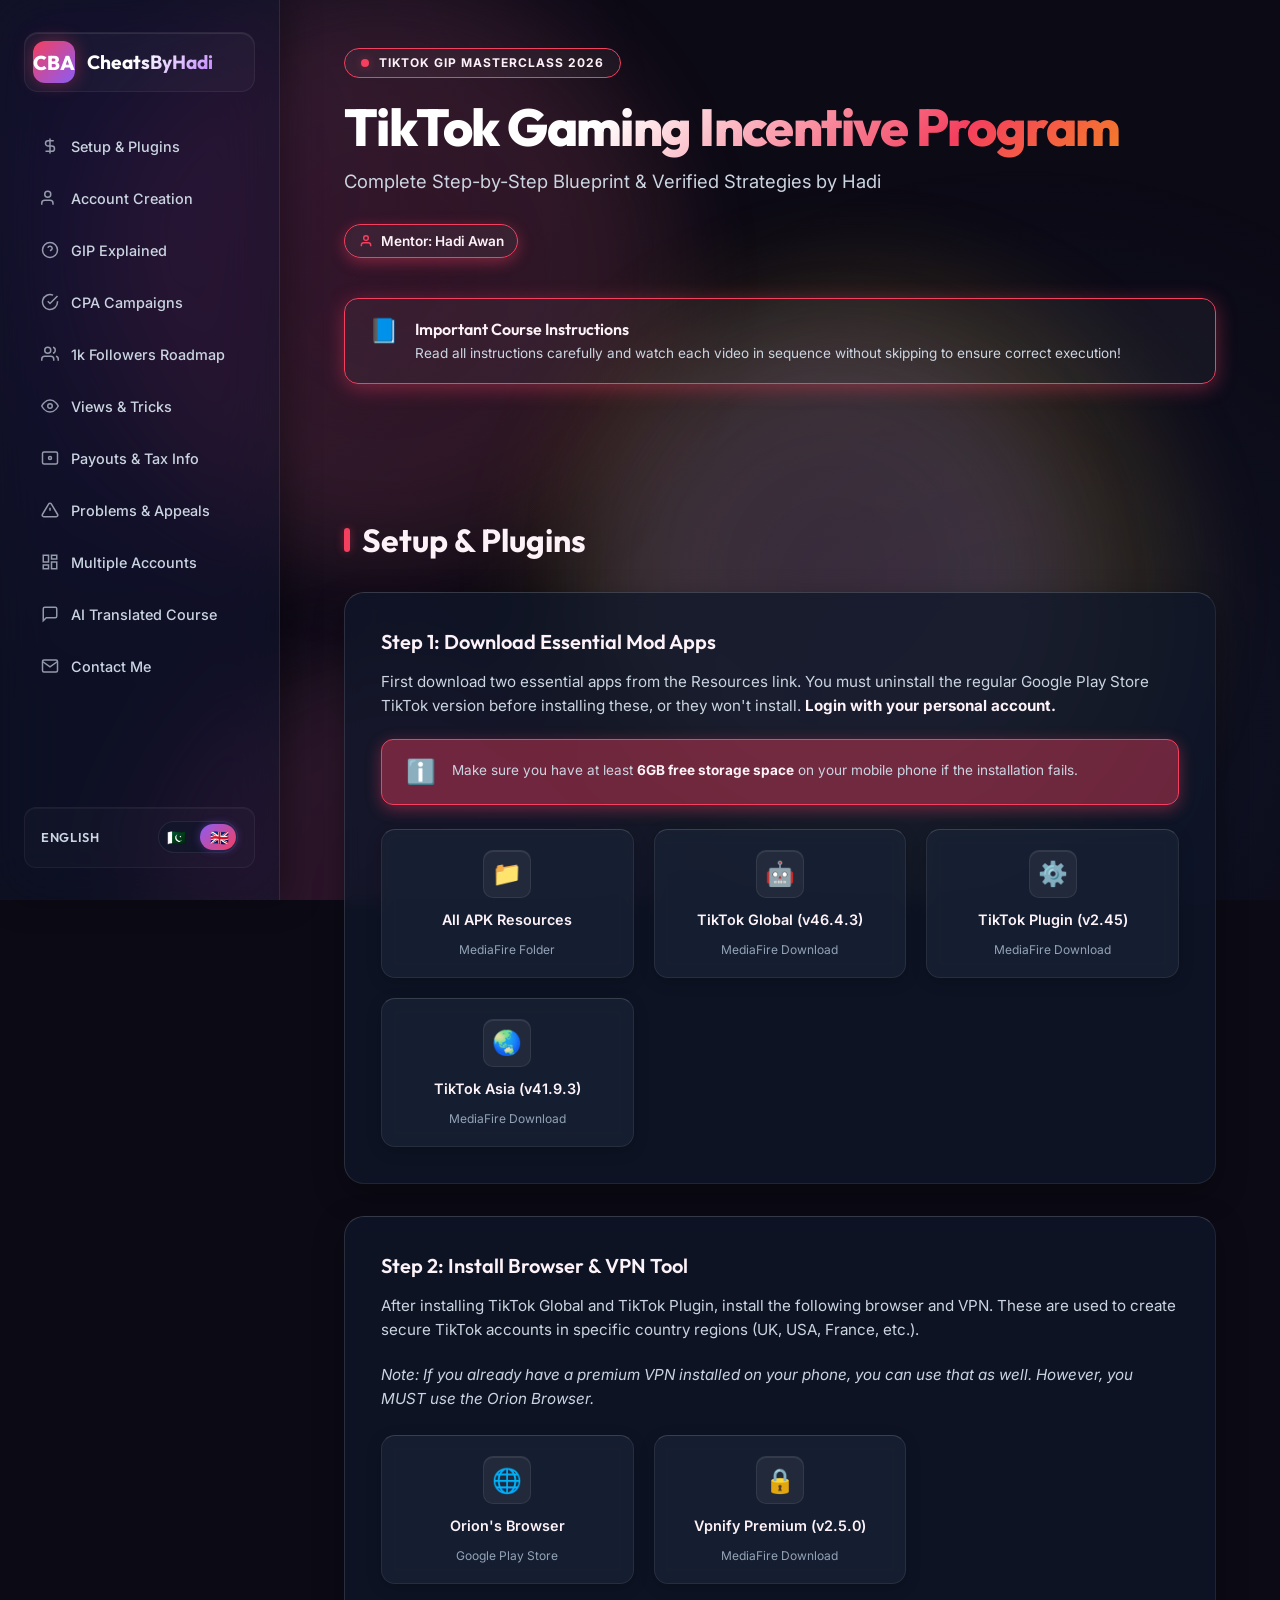
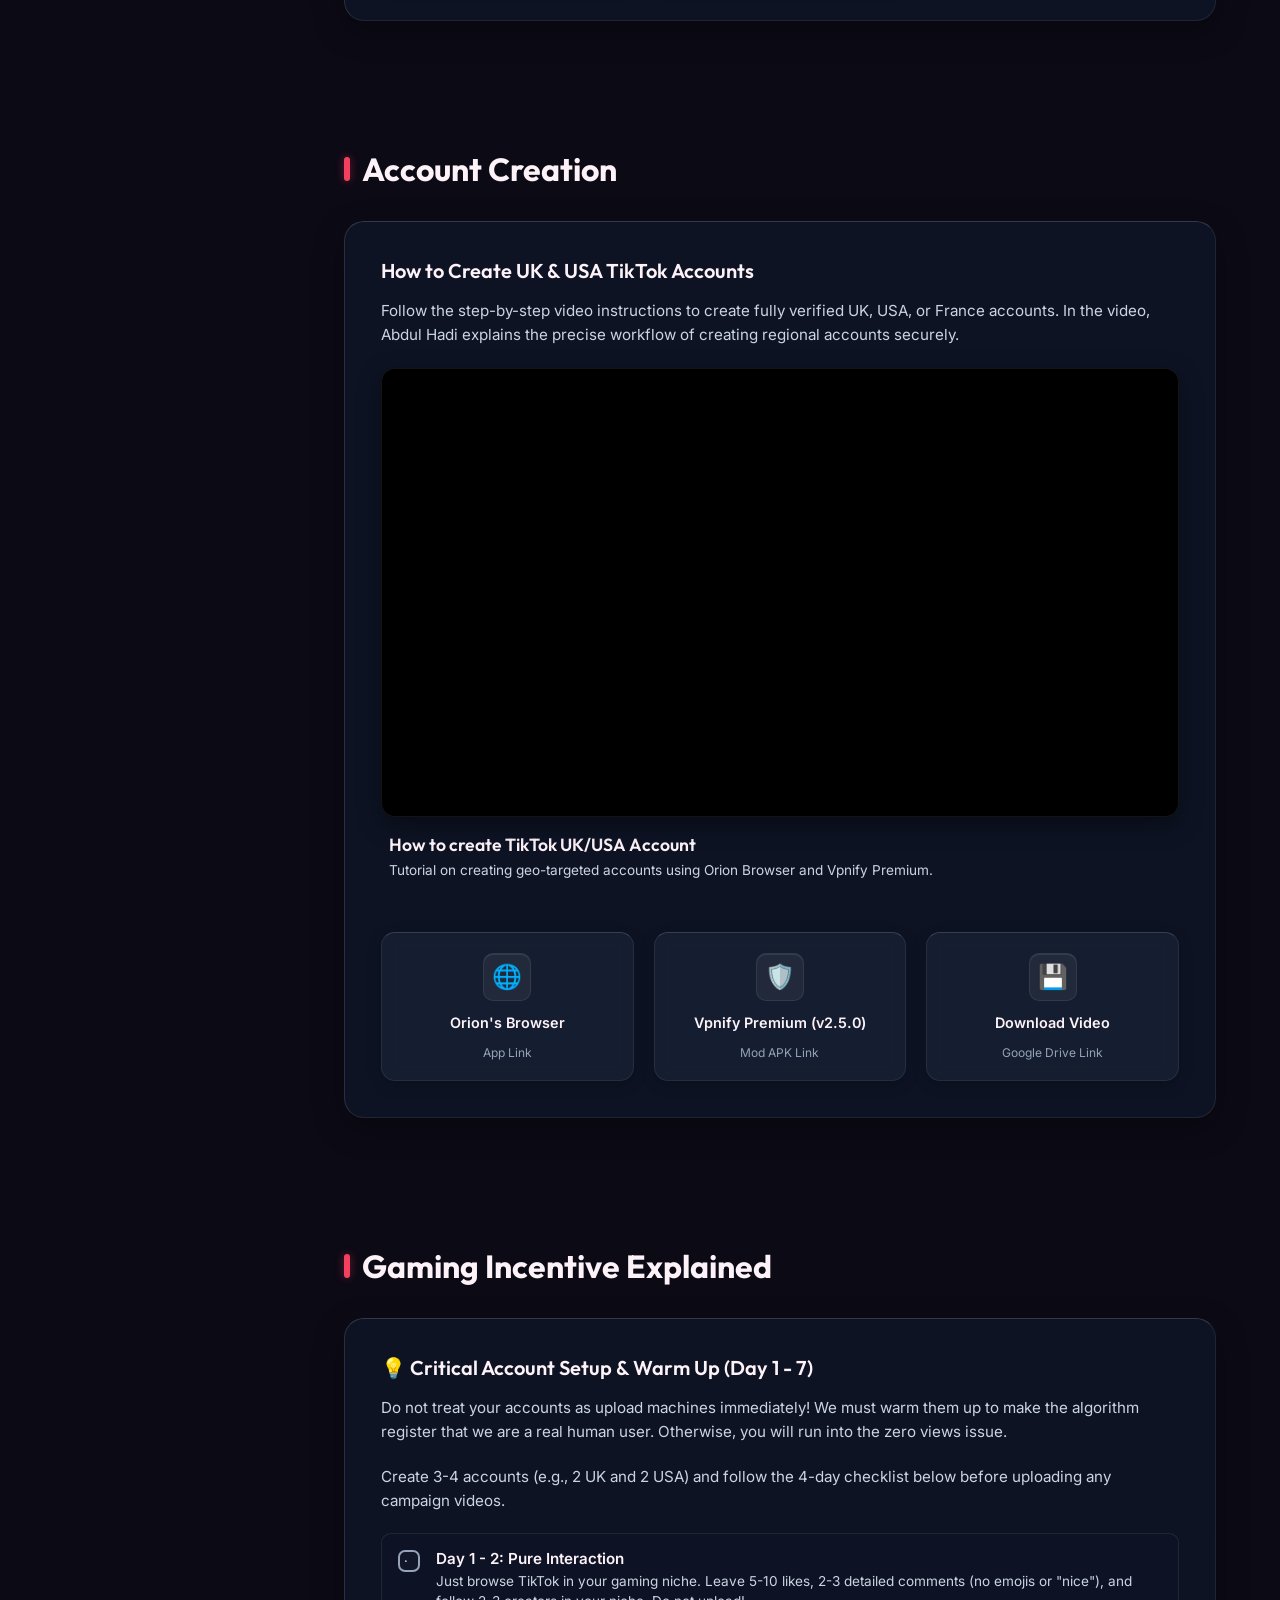
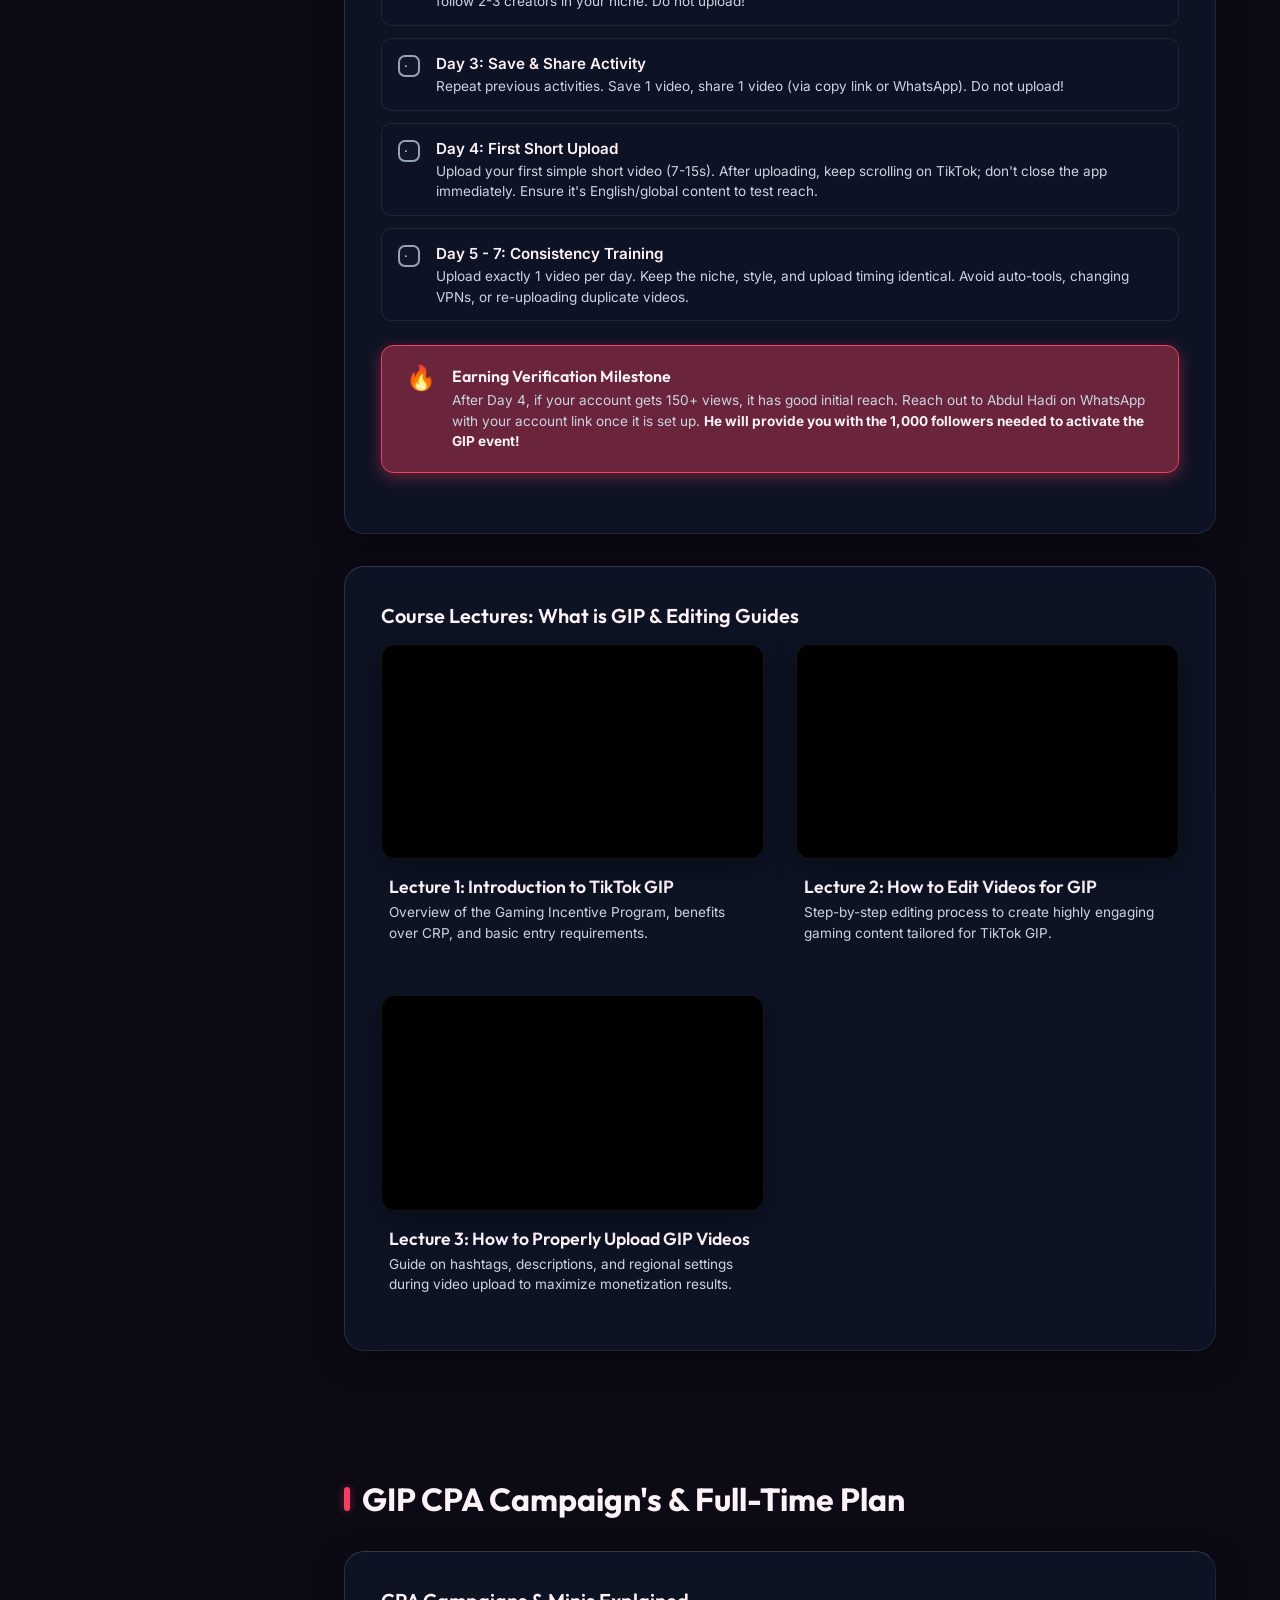
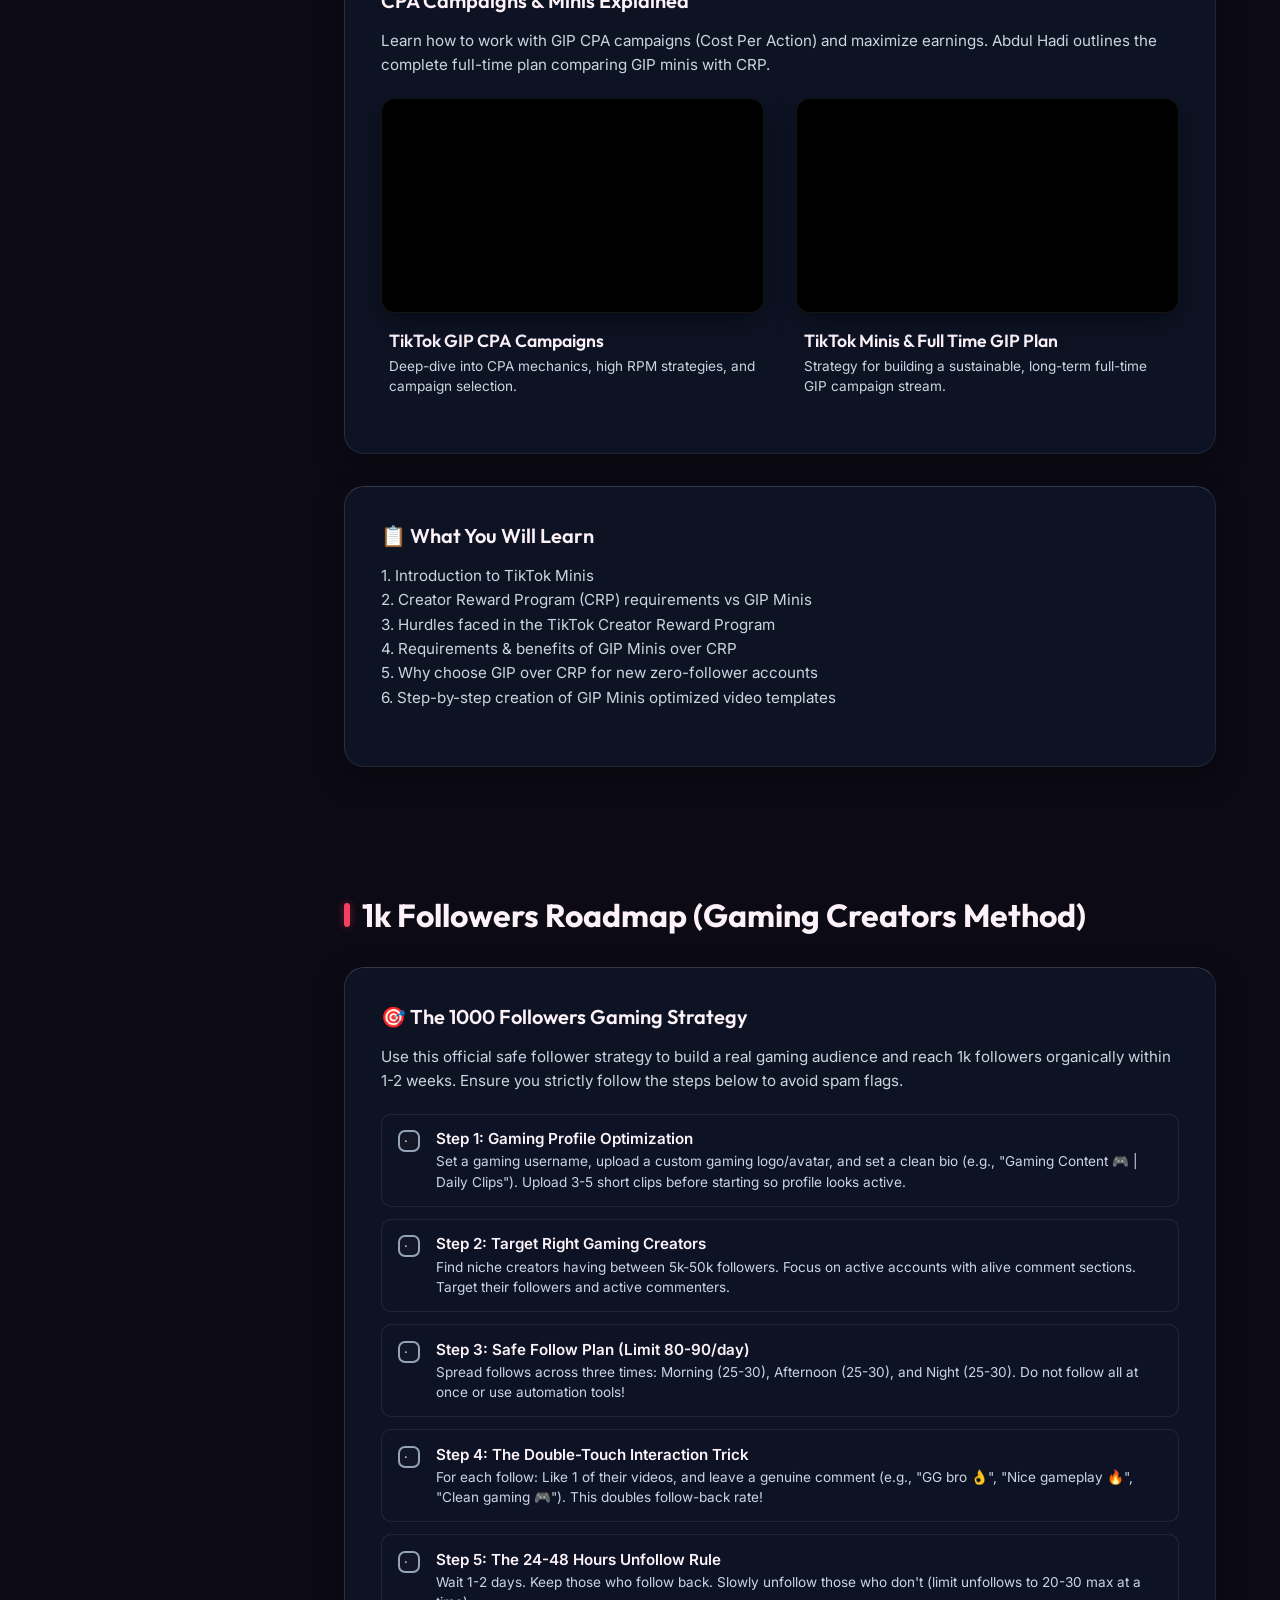
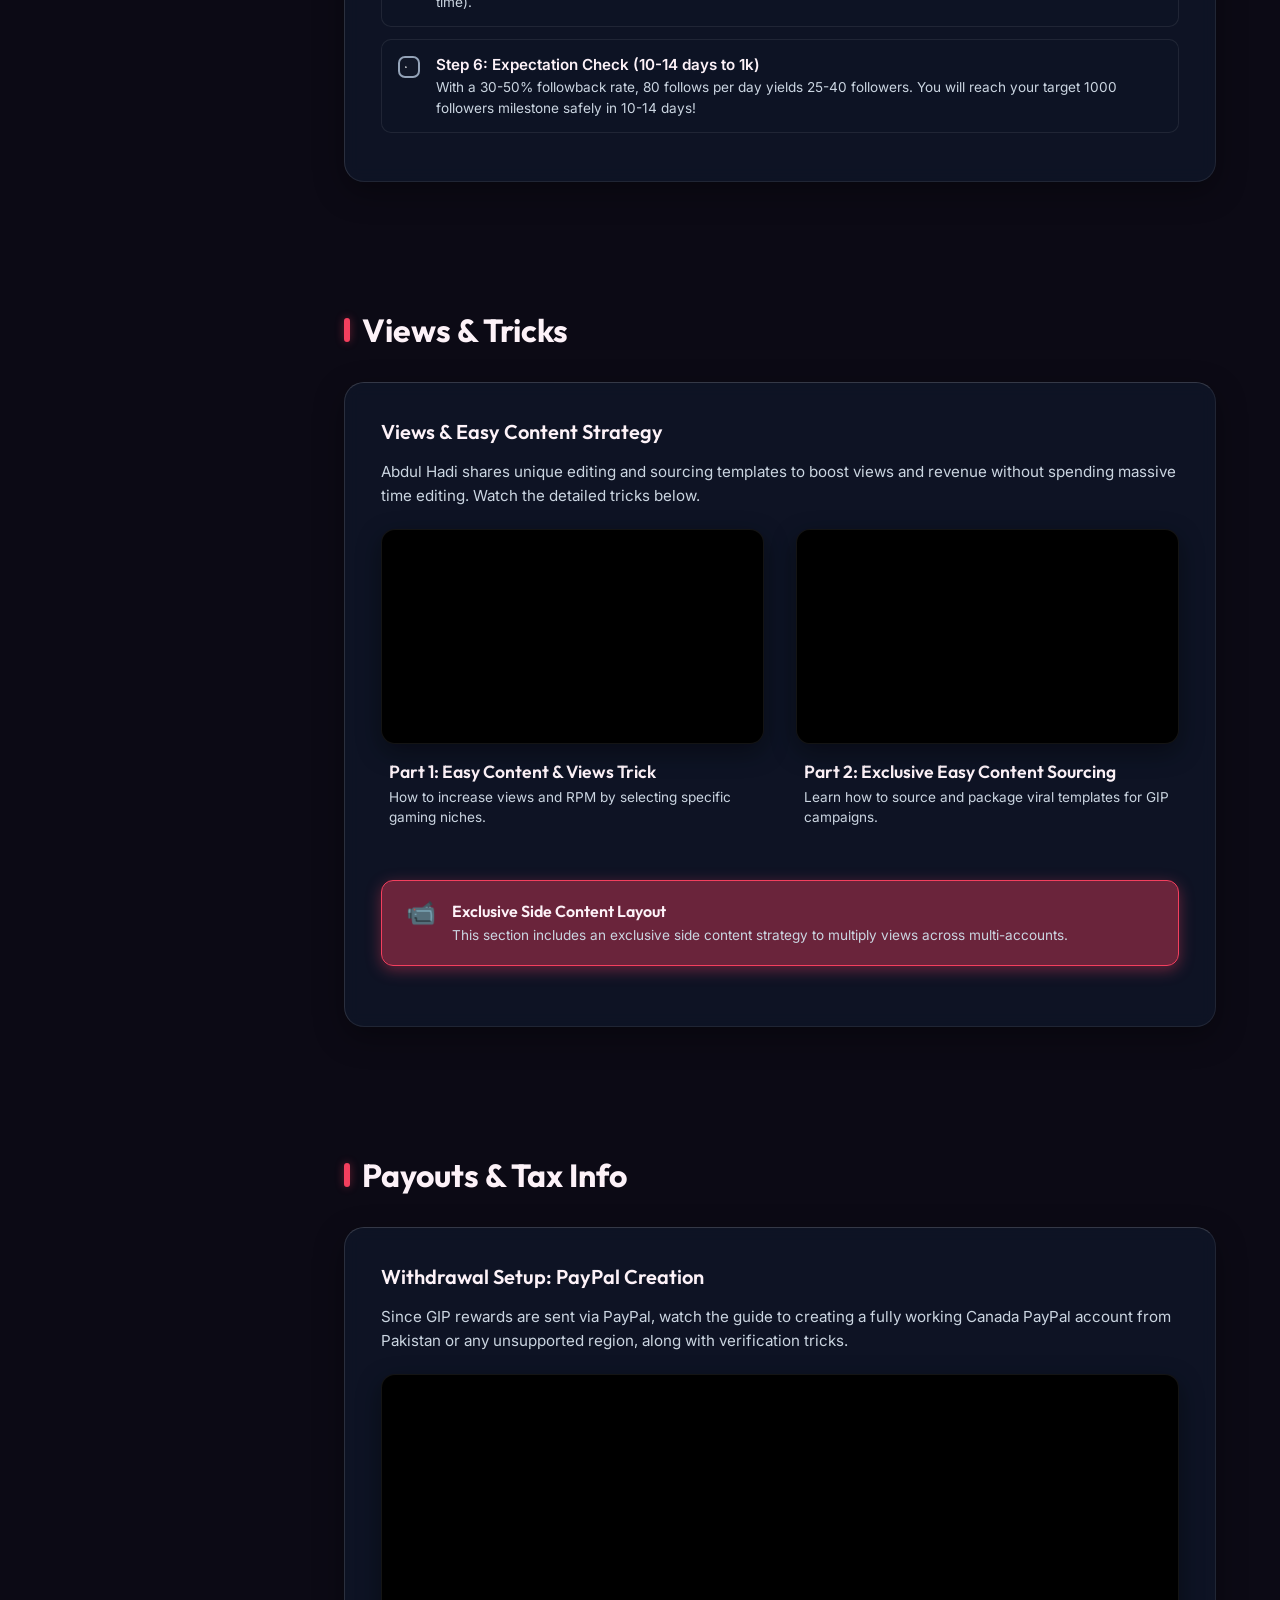
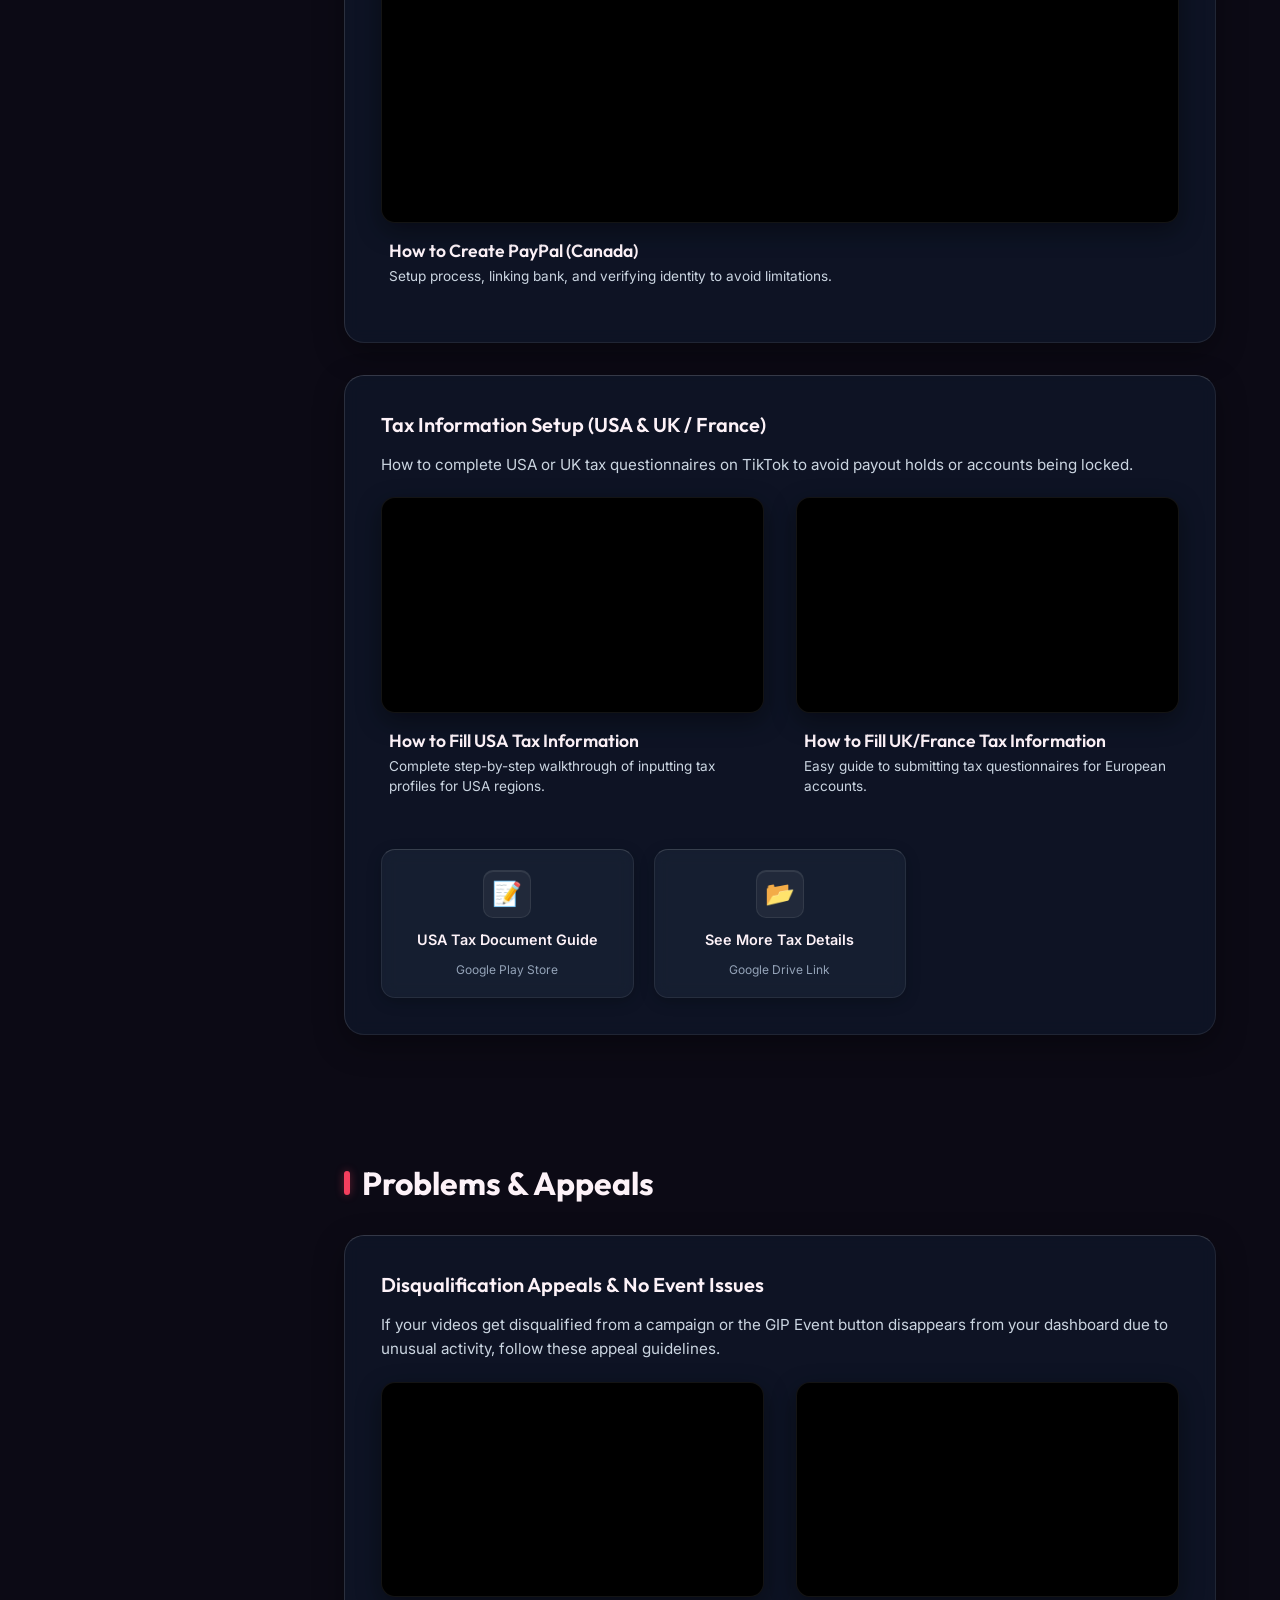
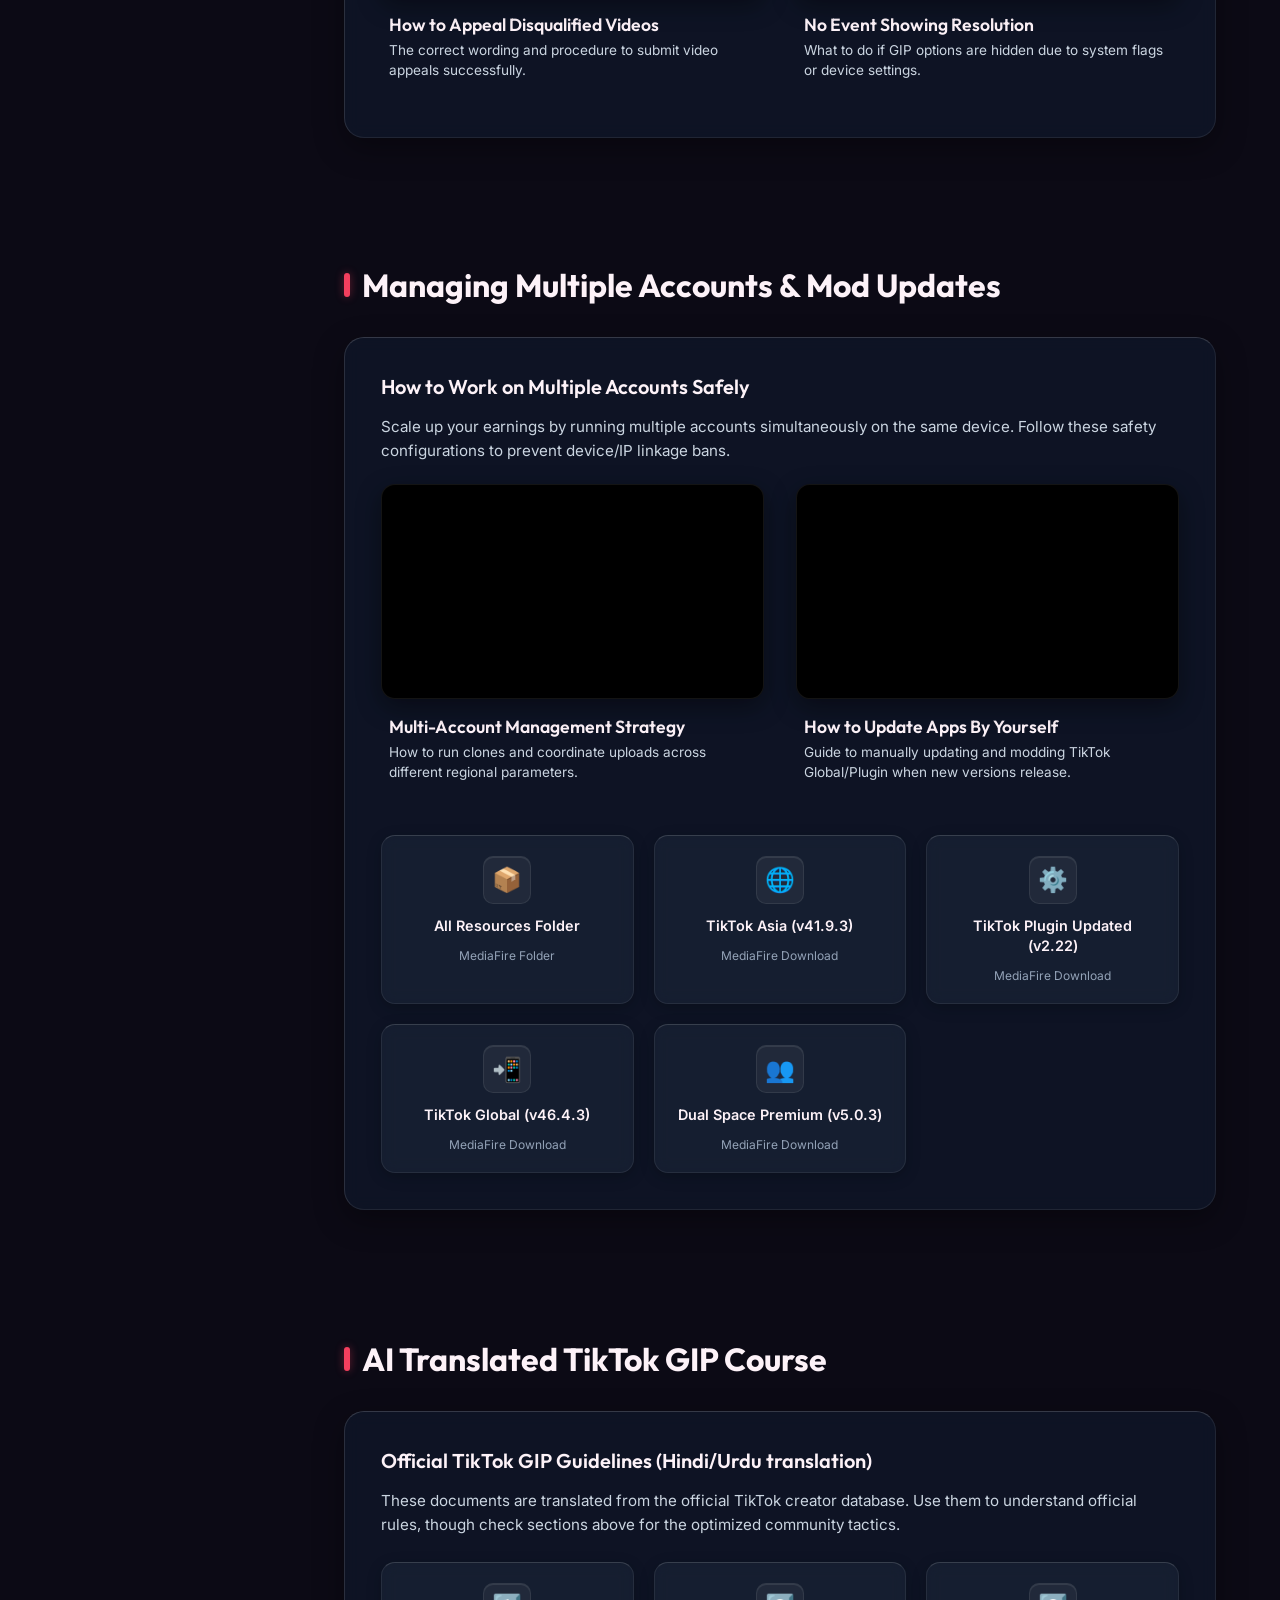
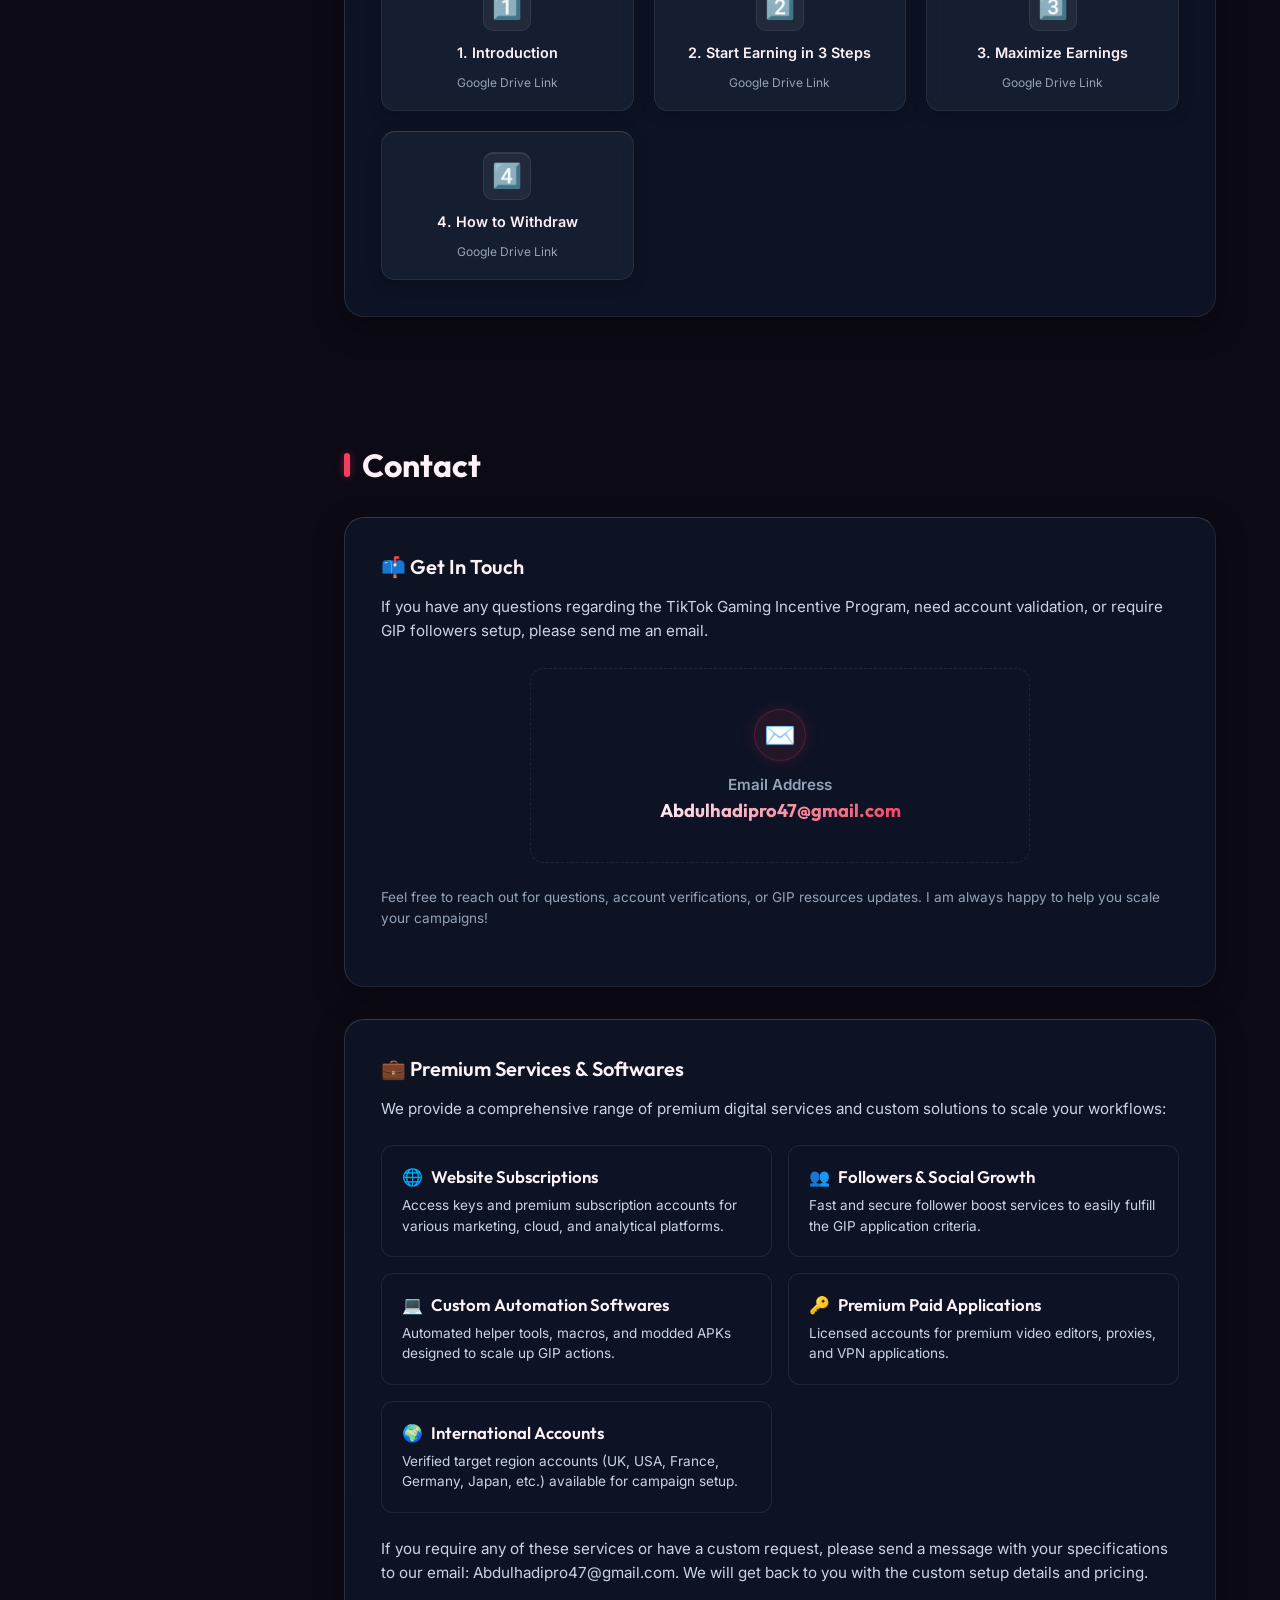
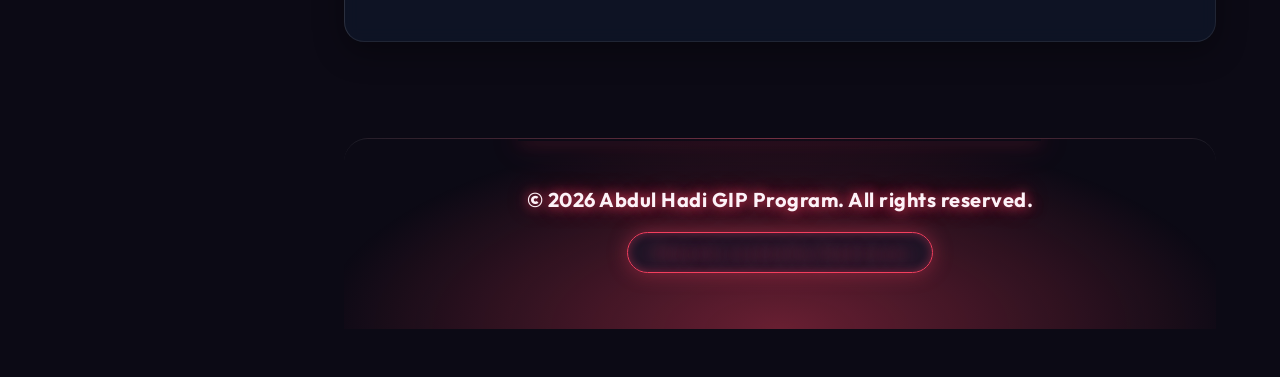
<file: gip_app/assets/index.html>
<!DOCTYPE html>
<html lang="en">

<head>
    <meta charset="UTF-8">
    <meta name="viewport" content="width=device-width, initial-scale=1.0">
    <title>TIKTOK GIP COURSE - GIP Complete Guide</title>
    <link rel="stylesheet" href="index.css?v=1.3">
</head>

<body>

    <!-- Liquid Scroll Progress Bar -->
    <div class="liquid-scroll-bar" id="scroll-progress"></div>

    <!-- Liquid Glassmorphism Background Blobs -->
    <div class="glass-bg-blobs">
        <div class="blob blob-purple"></div>
        <div class="blob blob-blue"></div>
        <div class="blob blob-pink"></div>
        <div class="blob blob-cyan"></div>
    </div>

    <!-- Mobile Navigation Toggle -->
    <button class="mobile-nav-toggle" aria-label="Toggle Navigation">
        <span class="bar"></span>
        <span class="bar"></span>
        <span class="bar"></span>
    </button>

    <!-- Sidebar Navigation -->
    <aside>
        <div class="logo-area">
            <div class="logo-icon">CBA</div>
            <div class="logo-text">CheatsByHadi</div>
        </div>

        <ul class="nav-links">
            <li class="active"><a href="#setup-plugins">
                    <svg viewBox="0 0 24 24" fill="none" stroke="currentColor" stroke-width="2">
                        <path d="M12 2v20M17 5H9.5a3.5 3.5 0 0 0 0 7h5a3.5 3.5 0 0 1 0 7H6" />
                    </svg>
                    <span data-i18n="navSetup">Setup & Plugins</span>
                </a></li>
            <li><a href="#account-creation">
                    <svg viewBox="0 0 24 24" fill="none" stroke="currentColor" stroke-width="2">
                        <path d="M16 21v-2a4 4 0 0 0-4-4H5a4 4 0 0 0-4 4v2M9 11a4 4 0 1 0 0-8 4 4 0 0 0 0 8z" />
                    </svg>
                    <span data-i18n="navAccount">Account Creation</span>
                </a></li>
            <li><a href="#gip-explained">
                    <svg viewBox="0 0 24 24" fill="none" stroke="currentColor" stroke-width="2">
                        <circle cx="12" cy="12" r="10" />
                        <path d="M9.09 9a3 3 0 0 1 5.83 1c0 2-3 3-3 3M12 17h.01" />
                    </svg>
                    <span data-i18n="navGip">GIP Explained</span>
                </a></li>
            <li><a href="#cpa-campaigns">
                    <svg viewBox="0 0 24 24" fill="none" stroke="currentColor" stroke-width="2">
                        <path d="M22 11.08V12a10 10 0 1 1-5.93-9.14M22 4L12 14.01l-3-3" />
                    </svg>
                    <span data-i18n="navCpa">CPA Campaigns</span>
                </a></li>
            <li><a href="#followers-roadmap">
                    <svg viewBox="0 0 24 24" fill="none" stroke="currentColor" stroke-width="2">
                        <path
                            d="M17 21v-2a4 4 0 0 0-4-4H5a4 4 0 0 0-4 4v2M9 11a4 4 0 1 0 0-8 4 4 0 0 0 0 8zM23 21v-2a4 4 0 0 0-3-3.87M16 3.13a4 4 0 0 1 0 7.75" />
                    </svg>
                    <span data-i18n="navFollowers">1k Followers Roadmap</span>
                </a></li>
            <li><a href="#views-tricks">
                    <svg viewBox="0 0 24 24" fill="none" stroke="currentColor" stroke-width="2">
                        <path d="M1 12s4-8 11-8 11 8 11 8-4 8-11 8-11-8-11-8z" />
                        <circle cx="12" cy="12" r="3" />
                    </svg>
                    <span data-i18n="navViews">Views & Tricks</span>
                </a></li>
            <li><a href="#payouts-tax">
                    <svg viewBox="0 0 24 24" fill="none" stroke="currentColor" stroke-width="2">
                        <rect x="2" y="4" width="20" height="16" rx="2" />
                        <path d="M12 14a2 2 0 1 0 0-4 2 2 0 0 0 0 4z" />
                    </svg>
                    <span data-i18n="navPayouts">Payouts & Tax Info</span>
                </a></li>
            <li><a href="#problems-solutions">
                    <svg viewBox="0 0 24 24" fill="none" stroke="currentColor" stroke-width="2">
                        <path
                            d="M10.29 3.86L1.82 18a2 2 0 0 0 1.71 3h16.94a2 2 0 0 0 1.71-3L13.71 3.86a2 2 0 0 0-3.42 0zM12 9v4M12 17h.01" />
                    </svg>
                    <span data-i18n="navProblems">Problems & Appeals</span>
                </a></li>
            <li><a href="#multiple-accounts">
                    <svg viewBox="0 0 24 24" fill="none" stroke="currentColor" stroke-width="2">
                        <rect x="3" y="3" width="7" height="9" />
                        <rect x="14" y="3" width="7" height="5" />
                        <rect x="14" y="12" width="7" height="9" />
                        <rect x="3" y="16" width="7" height="5" />
                    </svg>
                    <span data-i18n="navMulti">Multiple Accounts</span>
                </a></li>
            <li><a href="#ai-translated">
                    <svg viewBox="0 0 24 24" fill="none" stroke="currentColor" stroke-width="2">
                        <path d="M21 15a2 2 0 0 1-2 2H7l-4 4V5a2 2 0 0 1 2-2h14a2 2 0 0 1 2 2z" />
                    </svg>
                    <span data-i18n="navAi">AI Translated Course</span>
                </a></li>
            <li><a href="#contact">
                    <svg viewBox="0 0 24 24" fill="none" stroke="currentColor" stroke-width="2">
                        <path d="M4 4h16c1.1 0 2 .9 2 2v12c0 1.1-.9 2-2 2H4c-1.1 0-2-.9-2-2V6c0-1.1.9-2 2-2z" />
                        <polyline points="22,6 12,13 2,6" />
                    </svg>
                    <span data-i18n="navContact">Contact Me</span>
                </a></li>
        </ul>

        <!-- Translation Toggle Widget -->
        <div class="translation-widget">
            <span class="lang-status" id="lang-status-text">English</span>
            <label class="theme-switch">
                <input type="checkbox" id="lang-toggle" checked>
                <span class="slider">
                    <span class="flag-icon left-flag">🇵🇰</span>
                    <span class="flag-icon right-flag">🇬🇧</span>
                    <span class="slider-ball"></span>
                </span>
            </label>
        </div>
    </aside>

    <!-- Main Content Panel -->
    <main>
        <header>
            <div class="hero-badge">
                <span class="badge-dot"></span>
                <span data-i18n="heroBadge">TIKTOK GIP MASTERCLASS 2026</span>
            </div>
            <h1 data-i18n="heroTitle">TikTok Gaming Incentive Program</h1>
            <p class="hero-subtitle" data-i18n="heroSubtitle">Complete Step-by-Step Blueprint & Verified Strategies by Hadi</p>
            <div class="hero-actions">
                <button class="btn-modules trigger-sidebar">
                    <svg viewBox="0 0 24 24" width="16" height="16" fill="none" stroke="currentColor" stroke-width="2.5">
                        <line x1="3" y1="12" x2="21" y2="12"></line>
                        <line x1="3" y1="6" x2="21" y2="6"></line>
                        <line x1="3" y1="18" x2="21" y2="18"></line>
                    </svg>
                    <span data-i18n="btnModules">Course Modules</span>
                </button>
                <div class="mentor-badge" style="margin-bottom: 0;">
                    <svg viewBox="0 0 24 24" width="14" height="14" fill="none" stroke="currentColor" stroke-width="2.5">
                        <path d="M20 21v-2a4 4 0 0 0-4-4H8a4 4 0 0 0-4 4v2M12 11a4 4 0 1 0 0-8 4 4 0 0 0 0 8z" />
                    </svg>
                    <span data-i18n="mentorLabel">Mentor: Hadi Awan</span>
                </div>
            </div>
            <div class="alert-box hero-alert">
                <div class="alert-icon">📘</div>
                <div class="alert-content">
                    <h5 data-i18n="heroAlertTitle">Important Course Instructions</h5>
                    <p data-i18n="heroAlertDesc">Read all instructions carefully and watch each video in sequence without skipping to ensure correct execution!</p>
                </div>
            </div>
        </header>

        <!-- Setup & Plugins Section -->
        <section id="setup-plugins">
            <h2 class="section-title" data-i18n="titleSetup">Setup & Plugins</h2>
            <div class="card">
                <div class="card-title" data-i18n="setupCard1Title">Step 1: Download Essential Mod Apps</div>
                <p data-i18n="setupCard1Desc">First download two essential apps from the Resources link. You must uninstall the regular Google Play Store TikTok version before installing these, or they won't install. <strong>Login with your personal account.</strong></p>
                <div class="alert-box" style="margin: 1rem 0;">
                    <div class="alert-icon">ℹ️</div>
                    <div class="alert-content">
                        <p data-i18n="setupCard1Alert">Make sure you have at least <strong>6GB free storage space</strong> on your mobile phone if the installation fails.</p>
                    </div>
                </div>

                <div class="resources-grid">
                    <a href="https://www.mediafire.com/folder/1mokwf0tf7l1p/Tiktok+apk%27s" target="_blank"
                        class="resource-card">
                        <div class="resource-icon">📁</div>
                        <div class="resource-title" data-i18n="resAllApkTitle">All APK Resources</div>
                        <div class="resource-subtitle" data-i18n="resAllApkSub">MediaFire Folder</div>
                    </a>
                    <a href="https://www.mediafire.com/file/1isico3lbgub50n/%25E2%259C%2585%25EF%25B8%258FTikTok_Global_%2528_version_46.4.3_%2529.apk/file"
                        target="_blank" class="resource-card">
                        <div class="resource-icon">🤖</div>
                        <div class="resource-title" data-i18n="resTiktokGlobalTitle">TikTok Global (v46.4.3)</div>
                        <div class="resource-subtitle" data-i18n="resDownloadSub">MediaFire Download</div>
                    </a>
                    <a href="https://www.mediafire.com/file/smsl2z1e8pgbqn3/%25E2%259C%2585%25EF%25B8%258FTikTok_Plugin_version_2.45.apk/file"
                        target="_blank" class="resource-card">
                        <div class="resource-icon">⚙️</div>
                        <div class="resource-title" data-i18n="resTiktokPluginTitle">TikTok Plugin (v2.45)</div>
                        <div class="resource-subtitle" data-i18n="resDownloadSub">MediaFire Download</div>
                    </a>
                    <a href="https://www.mediafire.com/file/v2ykl4wahg3dmvb/TIKTOK_Asia_version_%257C%257C_41.9.3_Asia_universal.apk/file"
                        target="_blank" class="resource-card">
                        <div class="resource-icon">🌏</div>
                        <div class="resource-title" data-i18n="resTiktokAsiaTitle">TikTok Asia (v41.9.3)</div>
                        <div class="resource-subtitle" data-i18n="resDownloadSub">MediaFire Download</div>
                    </a>
                </div>
            </div>

            <div class="card">
                <div class="card-title" data-i18n="setupCard2Title">Step 2: Install Browser & VPN Tool</div>
                <p data-i18n="setupCard2Desc1">After installing TikTok Global and TikTok Plugin, install the following browser and VPN. These are used to create secure TikTok accounts in specific country regions (UK, USA, France, etc.).</p>
                <p><em><span data-i18n="setupCard2Desc2">Note: If you already have a premium VPN installed on your phone, you can use that as well. However, you MUST use the Orion Browser.</span></em></p>

                <div class="resources-grid">
                    <a href="https://play.google.com/store/apps/details?id=br.marcelo.monumentbrowser" target="_blank"
                        class="resource-card">
                        <div class="resource-icon">🌐</div>
                        <div class="resource-title" data-i18n="resOrionBrowserTitle">Orion's Browser</div>
                        <div class="resource-subtitle" data-i18n="resPlayStoreSub">Google Play Store</div>
                    </a>
                    <a href="https://www.mediafire.com/file/fvgfj2na100nm8s/Vpnify_Premium_v2.5.0_Modded_by_Getmodpc.apk/file"
                        target="_blank" class="resource-card">
                        <div class="resource-icon">🔒</div>
                        <div class="resource-title" data-i18n="resVpnifyTitle">Vpnify Premium (v2.5.0)</div>
                        <div class="resource-subtitle" data-i18n="resDownloadSub">MediaFire Download</div>
                    </a>
                </div>
            </div>
        </section>

        <!-- Account Creation Section -->
        <section id="account-creation">
            <h2 class="section-title" data-i18n="titleAccount">Account Creation</h2>
            <div class="card">
                <div class="card-title" data-i18n="accountCardTitle">How to Create UK & USA TikTok Accounts</div>
                <p data-i18n="accountCardDesc">Follow the step-by-step video instructions to create fully verified UK, USA, or France accounts. In the video, Abdul Hadi explains the precise workflow of creating regional accounts securely.</p>

                <div class="video-grid">
                    <div>
                        <div class="video-wrapper">
                            <iframe loading="lazy" src="https://www.youtube.com/embed/4eBNcCs55zM?si=9RQmiGeB9HGg_ef2" title="YouTube video player" frameborder="0" allow="accelerometer; autoplay; clipboard-write; encrypted-media; gyroscope; picture-in-picture; web-share" referrerpolicy="strict-origin-when-cross-origin" allowfullscreen></iframe>
                        </div>
                        <div class="video-info">
                            <h4 data-i18n="accountVideoTitle">How to create TikTok UK/USA Account</h4>
                            <p data-i18n="accountVideoDesc">Tutorial on creating geo-targeted accounts using Orion Browser and Vpnify Premium.</p>
                        </div>
                    </div>
                </div>

                <div class="resources-grid" style="margin-top: 2rem;">
                    <a href="https://play.google.com/store/apps/details?id=br.marcelo.monumentbrowser" target="_blank"
                        class="resource-card">
                        <div class="resource-icon">🌐</div>
                        <div class="resource-title" data-i18n="resOrionBrowserTitle">Orion's Browser</div>
                        <div class="resource-subtitle" data-i18n="resAppLinkSub">App Link</div>
                    </a>
                    <a href="https://www.mediafire.com/file/fvgfj2na100nm8s/Vpnify_Premium_v2.5.0_Modded_by_Getmodpc.apk/file"
                        target="_blank" class="resource-card">
                        <div class="resource-icon">🛡️</div>
                        <div class="resource-title" data-i18n="resVpnifyTitle">Vpnify Premium</div>
                        <div class="resource-subtitle" data-i18n="resModApkSub">Mod APK Link</div>
                    </a>
                    <a href="https://drive.google.com/file/d/1MlHxsg_xf0hkCtYAR0juzrlIWpMJYz1k/view?usp=drive_link"
                        target="_blank" class="resource-card">
                        <div class="resource-icon">💾</div>
                        <div class="resource-title" data-i18n="resDownloadVideoTitle">Download Video</div>
                        <div class="resource-subtitle" data-i18n="resDriveLinkSub">Google Drive Link</div>
                    </a>
                </div>
            </div>
        </section>

        <!-- Gaming Incentive Explained -->
        <section id="gip-explained">
            <h2 class="section-title" data-i18n="titleGip">Gaming Incentive Explained</h2>
            <div class="card">
                <div class="card-title" data-i18n="gipCard1Title">💡 Critical Account Setup & Warm Up (Day 1 - 7)</div>
                <p data-i18n="gipCard1Desc1">Do not treat your accounts as upload machines immediately! We must warm them up to make the algorithm register that we are a real human user. Otherwise, you will run into the <strong>zero views issue</strong>.</p>
                <p data-i18n="gipCard1Desc2">Create 3-4 accounts (e.g., 2 UK and 2 USA) and follow the 4-day checklist below before uploading any campaign videos.</p>

                <ul class="checklist">
                    <li class="checklist-item" data-day="1-2">
                        <div class="premium-checkbox-wrapper">
                            <input type="checkbox" id="chk-day-1-2" class="hidden-checkbox">
                            <span class="custom-checkbox-box">
                                <svg class="checkmark-svg" viewBox="0 0 24 24">
                                    <path d="M20 6L9 17l-5-5"></path>
                                </svg>
                            </span>
                        </div>
                        <div class="checklist-content">
                            <div class="checklist-title" data-i18n="chkDay1_2Title">Day 1 - 2: Pure Interaction</div>
                            <div class="checklist-description" data-i18n="chkDay1_2Desc">Just browse TikTok in your gaming niche. Leave 5-10 likes, 2-3 detailed comments (no emojis or "nice"), and follow 2-3 creators in your niche. Do not upload!</div>
                        </div>
                    </li>
                    <li class="checklist-item" data-day="3">
                        <div class="premium-checkbox-wrapper">
                            <input type="checkbox" id="chk-day-3" class="hidden-checkbox">
                            <span class="custom-checkbox-box">
                                <svg class="checkmark-svg" viewBox="0 0 24 24">
                                    <path d="M20 6L9 17l-5-5"></path>
                                </svg>
                            </span>
                        </div>
                        <div class="checklist-content">
                            <div class="checklist-title" data-i18n="chkDay3Title">Day 3: Save & Share Activity</div>
                            <div class="checklist-description" data-i18n="chkDay3Desc">Repeat previous activities. Save 1 video, share 1 video (via copy link or WhatsApp). Do not upload!</div>
                        </div>
                    </li>
                    <li class="checklist-item" data-day="4">
                        <div class="premium-checkbox-wrapper">
                            <input type="checkbox" id="chk-day-4" class="hidden-checkbox">
                            <span class="custom-checkbox-box">
                                <svg class="checkmark-svg" viewBox="0 0 24 24">
                                    <path d="M20 6L9 17l-5-5"></path>
                                </svg>
                            </span>
                        </div>
                        <div class="checklist-content">
                            <div class="checklist-title" data-i18n="chkDay4Title">Day 4: First Short Upload</div>
                            <div class="checklist-description" data-i18n="chkDay4Desc">Upload your first simple short video (7-15s). After uploading, keep scrolling on TikTok; don't close the app immediately. Ensure it's English/global content to test reach.</div>
                        </div>
                    </li>
                    <li class="checklist-item" data-day="5-7">
                        <div class="premium-checkbox-wrapper">
                            <input type="checkbox" id="chk-day-5-7" class="hidden-checkbox">
                            <span class="custom-checkbox-box">
                                <svg class="checkmark-svg" viewBox="0 0 24 24">
                                    <path d="M20 6L9 17l-5-5"></path>
                                </svg>
                            </span>
                        </div>
                        <div class="checklist-content">
                            <div class="checklist-title" data-i18n="chkDay5_7Title">Day 5 - 7: Consistency Training</div>
                            <div class="checklist-description" data-i18n="chkDay5_7Desc">Upload exactly 1 video per day. Keep the niche, style, and upload timing identical. Avoid auto-tools, changing VPNs, or re-uploading duplicate videos.</div>
                        </div>
                    </li>
                </ul>

                <div class="alert-box" style="margin-top: 1.5rem;">
                    <div class="alert-icon">🔥</div>
                    <div class="alert-content">
                        <h5 data-i18n="gipMilestoneTitle">Earning Verification Milestone</h5>
                        <p data-i18n="gipMilestoneDesc">After Day 4, if your account gets 150+ views, it has good initial reach. Reach out to Abdul Hadi on WhatsApp with your account link once it is set up. <strong>He will provide you with the 1,000 followers needed to activate the GIP event!</strong></p>
                    </div>
                </div>
            </div>

            <div class="card">
                <div class="card-title" data-i18n="gipCard2Title">Course Lectures: What is GIP & Editing Guides</div>
                <div class="video-grid">
                    <div>
                        <div class="video-wrapper">
                            <iframe loading="lazy" src="https://www.youtube.com/embed/B-eLHTJBYK4?si=j7Ho0oWQgdMmzj1e" title="YouTube video player" frameborder="0" allow="accelerometer; autoplay; clipboard-write; encrypted-media; gyroscope; picture-in-picture; web-share" referrerpolicy="strict-origin-when-cross-origin" allowfullscreen></iframe>
                        </div>
                        <div class="video-info">
                            <h4 data-i18n="gipLec1Title">Lecture 1: Introduction to TikTok GIP</h4>
                            <p data-i18n="gipLec1Desc">Overview of the Gaming Incentive Program, benefits over CRP, and basic entry requirements.</p>
                        </div>
                    </div>
                    <div>
                        <div class="video-wrapper">
                            <iframe
                                src="https://drive.google.com/file/d/1h5QjKxsK_AeVVN02KCsNstSsTPVzGdZb/preview"
                                allow="autoplay; encrypted-media" allowfullscreen></iframe>
                        </div>
                        <div class="video-info">
                            <h4 data-i18n="gipLec2Title">Lecture 2: How to Edit Videos for GIP</h4>
                            <p data-i18n="gipLec2Desc">Step-by-step editing process to create highly engaging gaming content tailored for TikTok GIP.</p>
                        </div>
                    </div>
                    <div>
                        <div class="video-wrapper">
                            <iframe loading="lazy" src="https://www.youtube.com/embed/e1NUvx-n62M?si=Ks6gCU4pbO7e4hju" title="YouTube video player" frameborder="0" allow="accelerometer; autoplay; clipboard-write; encrypted-media; gyroscope; picture-in-picture; web-share" referrerpolicy="strict-origin-when-cross-origin" allowfullscreen></iframe>
                        </div>
                        <div class="video-info">
                            <h4 data-i18n="gipLec3Title">Lecture 3: How to Properly Upload GIP Videos</h4>
                            <p data-i18n="gipLec3Desc">Guide on hashtags, descriptions, and regional settings during video upload to maximize monetization results.</p>
                        </div>
                    </div>
                </div>
            </div>
        </section>

        <!-- CPA Campaigns Section -->
        <section id="cpa-campaigns">
            <h2 class="section-title" data-i18n="titleCpa">GIP CPA Campaign's & Full-Time Plan</h2>
            <div class="card">
                <div class="card-title" data-i18n="cpaCard1Title">CPA Campaigns & Minis Explained</div>
                <p data-i18n="cpaCard1Desc">Learn how to work with GIP CPA campaigns (Cost Per Action) and maximize earnings. Abdul Hadi outlines the complete full-time plan comparing GIP minis with CRP.</p>

                <div class="video-grid">
                    <div>
                        <div class="video-wrapper">
                            <iframe loading="lazy" src="https://www.youtube.com/embed/mp9oLahEt_I?si=O7eg1R1Y0ECrNsN4" title="YouTube video player" frameborder="0" allow="accelerometer; autoplay; clipboard-write; encrypted-media; gyroscope; picture-in-picture; web-share" referrerpolicy="strict-origin-when-cross-origin" allowfullscreen></iframe>
                        </div>
                        <div class="video-info">
                            <h4 data-i18n="cpaVideo1Title">TikTok GIP CPA Campaigns</h4>
                            <p data-i18n="cpaVideo1Desc">Deep-dive into CPA mechanics, high RPM strategies, and campaign selection.</p>
                        </div>
                    </div>
                    <div>
                        <div class="video-wrapper">
                            <iframe loading="lazy" src="https://www.youtube.com/embed/zBwFU6sCo9I?si=Gup5h4zr4dLRADNZ" title="YouTube video player" frameborder="0" allow="accelerometer; autoplay; clipboard-write; encrypted-media; gyroscope; picture-in-picture; web-share" referrerpolicy="strict-origin-when-cross-origin" allowfullscreen></iframe>
                        </div>
                        <div class="video-info">
                            <h4 data-i18n="cpaVideo2Title">TikTok Minis & Full Time GIP Plan</h4>
                            <p data-i18n="cpaVideo2Desc">Strategy for building a sustainable, long-term full-time GIP campaign stream.</p>
                        </div>
                    </div>
                </div>
            </div>

            <div class="card">
                <div class="card-title" data-i18n="cpaCard2Title">📋 What You Will Learn</div>
                <p data-i18n="cpaLearnContent">
                    1. Introduction to TikTok Minis<br>
                    2. Creator Reward Program (CRP) requirements vs GIP Minis<br>
                    3. Hurdles faced in the TikTok Creator Reward Program<br>
                    4. Requirements & benefits of GIP Minis over CRP<br>
                    5. Why choose GIP over CRP for new zero-follower accounts<br>
                    6. Step-by-step creation of GIP Minis optimized video templates
                </p>
            </div>
        </section>

        <!-- Followers Roadmap -->
        <section id="followers-roadmap">
            <h2 class="section-title" data-i18n="titleFollowers">1k Followers Roadmap (Gaming Creators Method)</h2>
            <div class="card">
                <div class="card-title" data-i18n="followersCardTitle">🎯 The 1000 Followers Gaming Strategy</div>
                <p data-i18n="followersCardDesc">Use this official safe follower strategy to build a real gaming audience and reach 1k followers organically within 1-2 weeks. Ensure you strictly follow the steps below to avoid spam flags.</p>

                <ul class="checklist">
                    <li class="checklist-item" data-step="1">
                        <div class="premium-checkbox-wrapper">
                            <input type="checkbox" id="chk-step-1" class="hidden-checkbox">
                            <span class="custom-checkbox-box">
                                <svg class="checkmark-svg" viewBox="0 0 24 24">
                                    <path d="M20 6L9 17l-5-5"></path>
                                </svg>
                            </span>
                        </div>
                        <div class="checklist-content">
                            <div class="checklist-title" data-i18n="fStep1Title">Step 1: Gaming Profile Optimization</div>
                            <div class="checklist-description" data-i18n="fStep1Desc">Set a gaming username, upload a custom gaming logo/avatar, and set a clean bio (e.g., "Gaming Content 🎮 | Daily Clips"). Upload 3-5 short clips before starting so profile looks active.</div>
                        </div>
                    </li>
                    <li class="checklist-item" data-step="2">
                        <div class="premium-checkbox-wrapper">
                            <input type="checkbox" id="chk-step-2" class="hidden-checkbox">
                            <span class="custom-checkbox-box">
                                <svg class="checkmark-svg" viewBox="0 0 24 24">
                                    <path d="M20 6L9 17l-5-5"></path>
                                </svg>
                            </span>
                        </div>
                        <div class="checklist-content">
                            <div class="checklist-title" data-i18n="fStep2Title">Step 2: Target Right Gaming Creators</div>
                            <div class="checklist-description" data-i18n="fStep2Desc">Find niche creators having between 5k-50k followers. Focus on active accounts with alive comment sections. Target their followers and active commenters.</div>
                        </div>
                    </li>
                    <li class="checklist-item" data-step="3">
                        <div class="premium-checkbox-wrapper">
                            <input type="checkbox" id="chk-step-3" class="hidden-checkbox">
                            <span class="custom-checkbox-box">
                                <svg class="checkmark-svg" viewBox="0 0 24 24">
                                    <path d="M20 6L9 17l-5-5"></path>
                                </svg>
                            </span>
                        </div>
                        <div class="checklist-content">
                            <div class="checklist-title" data-i18n="fStep3Title">Step 3: Safe Follow Plan (Limit 80-90/day)</div>
                            <div class="checklist-description" data-i18n="fStep3Desc">Spread follows across three times: Morning (25-30), Afternoon (25-30), and Night (25-30). Do not follow all at once or use automation tools!</div>
                        </div>
                    </li>
                    <li class="checklist-item" data-step="4">
                        <div class="premium-checkbox-wrapper">
                            <input type="checkbox" id="chk-step-4" class="hidden-checkbox">
                            <span class="custom-checkbox-box">
                                <svg class="checkmark-svg" viewBox="0 0 24 24">
                                    <path d="M20 6L9 17l-5-5"></path>
                                </svg>
                            </span>
                        </div>
                        <div class="checklist-content">
                            <div class="checklist-title" data-i18n="fStep4Title">Step 4: The Double-Touch Interaction Trick</div>
                            <div class="checklist-description" data-i18n="fStep4Desc">For each follow: Like 1 of their videos, and leave a genuine comment (e.g., "GG bro 👌", "Nice gameplay 🔥", "Clean gaming 🎮"). This doubles follow-back rate!</div>
                        </div>
                    </li>
                    <li class="checklist-item" data-step="5">
                        <div class="premium-checkbox-wrapper">
                            <input type="checkbox" id="chk-step-5" class="hidden-checkbox">
                            <span class="custom-checkbox-box">
                                <svg class="checkmark-svg" viewBox="0 0 24 24">
                                    <path d="M20 6L9 17l-5-5"></path>
                                </svg>
                            </span>
                        </div>
                        <div class="checklist-content">
                            <div class="checklist-title" data-i18n="fStep5Title">Step 5: The 24-48 Hours Unfollow Rule</div>
                            <div class="checklist-description" data-i18n="fStep5Desc">Wait 1-2 days. Keep those who follow back. Slowly unfollow those who don't (limit unfollows to 20-30 max at a time).</div>
                        </div>
                    </li>
                    <li class="checklist-item" data-step="6">
                        <div class="premium-checkbox-wrapper">
                            <input type="checkbox" id="chk-step-6" class="hidden-checkbox">
                            <span class="custom-checkbox-box">
                                <svg class="checkmark-svg" viewBox="0 0 24 24">
                                    <path d="M20 6L9 17l-5-5"></path>
                                </svg>
                            </span>
                        </div>
                        <div class="checklist-content">
                            <div class="checklist-title" data-i18n="fStep6Title">Step 6: Expectation Check (10-14 days to 1k)</div>
                            <div class="checklist-description" data-i18n="fStep6Desc">With a 30-50% followback rate, 80 follows per day yields 25-40 followers. You will reach your target 1000 followers milestone safely in 10-14 days!</div>
                        </div>
                    </li>
                </ul>
            </div>
        </section>

        <!-- Views & Tricks Section -->
        <section id="views-tricks">
            <h2 class="section-title" data-i18n="titleViews">Views & Tricks</h2>
            <div class="card">
                <div class="card-title" data-i18n="viewsCardTitle">Views & Easy Content Strategy</div>
                <p data-i18n="viewsCardDesc">Abdul Hadi shares unique editing and sourcing templates to boost views and revenue without spending massive time editing. Watch the detailed tricks below.</p>

                <div class="video-grid">
                    <div>
                        <div class="video-wrapper">
                            <iframe loading="lazy" src="https://www.youtube.com/embed/ti-x55kNSXs?si=xPByA3hel0rY_2PC" title="YouTube video player" frameborder="0" allow="accelerometer; autoplay; clipboard-write; encrypted-media; gyroscope; picture-in-picture; web-share" referrerpolicy="strict-origin-when-cross-origin" allowfullscreen></iframe>
                        </div>
                        <div class="video-info">
                            <h4 data-i18n="viewsVideo1Title">Part 1: Easy Content & Views Trick</h4>
                            <p data-i18n="viewsVideo1Desc">How to increase views and RPM by selecting specific gaming niches.</p>
                        </div>
                    </div>
                    <div>
                        <div class="video-wrapper">
                            <iframe loading="lazy" src="https://www.youtube.com/embed/JnaKGFMr5mI?si=a5zQaeOr1xlAFEEe" title="YouTube video player" frameborder="0" allow="accelerometer; autoplay; clipboard-write; encrypted-media; gyroscope; picture-in-picture; web-share" referrerpolicy="strict-origin-when-cross-origin" allowfullscreen></iframe>
                        </div>
                        <div class="video-info">
                            <h4 data-i18n="viewsVideo2Title">Part 2: Exclusive Easy Content Sourcing</h4>
                            <p data-i18n="viewsVideo2Desc">Learn how to source and package viral templates for GIP campaigns.</p>
                        </div>
                    </div>
                </div>

                <div class="alert-box" style="margin-top: 2rem;">
                    <div class="alert-icon">📹</div>
                    <div class="alert-content">
                        <h5 data-i18n="viewsAlertTitle">Exclusive Side Content Layout</h5>
                        <p data-i18n="viewsAlertDesc">This section includes an exclusive side content strategy to multiply views across multi-accounts.</p>
                    </div>
                </div>
            </div>
        </section>

        <!-- Payouts & Tax Info Section -->
        <section id="payouts-tax">
            <h2 class="section-title" data-i18n="titlePayouts">Payouts & Tax Info</h2>
            <div class="card">
                <div class="card-title" data-i18n="payoutsCard1Title">Withdrawal Setup: PayPal Creation</div>
                <p data-i18n="payoutsCard1Desc">Since GIP rewards are sent via PayPal, watch the guide to creating a fully working Canada PayPal account from Pakistan or any unsupported region, along with verification tricks.</p>

                <div class="video-grid">
                    <div>
                        <div class="video-wrapper">
                            <iframe loading="lazy" src="https://www.youtube.com/embed/e0BJQ3vWUNg?si=WDZQkKP6QDZpVBwW" title="YouTube video player" frameborder="0" allow="accelerometer; autoplay; clipboard-write; encrypted-media; gyroscope; picture-in-picture; web-share" referrerpolicy="strict-origin-when-cross-origin" allowfullscreen></iframe>
                        </div>
                        <div class="video-info">
                            <h4 data-i18n="payoutsVideo1Title">How to Create PayPal (Canada)</h4>
                            <p data-i18n="payoutsVideo1Desc">Setup process, linking bank, and verifying identity to avoid limitations.</p>
                        </div>
                    </div>
                </div>
            </div>

            <div class="card">
                <div class="card-title" data-i18n="payoutsCard2Title">Tax Information Setup (USA & UK / France)</div>
                <p data-i18n="payoutsCard2Desc">How to complete USA or UK tax questionnaires on TikTok to avoid payout holds or accounts being locked.</p>

                <div class="video-grid" style="margin-bottom: 2rem;">
                    <div>
                        <div class="video-wrapper">
                            <iframe loading="lazy" src="https://www.youtube.com/embed/Jci2wSS4YKk?si=mVabv0RxmVygHxZa" title="YouTube video player" frameborder="0" allow="accelerometer; autoplay; clipboard-write; encrypted-media; gyroscope; picture-in-picture; web-share" referrerpolicy="strict-origin-when-cross-origin" allowfullscreen></iframe>
                        </div>
                        <div class="video-info">
                            <h4 data-i18n="payoutsVideo2Title">How to Fill USA Tax Information</h4>
                            <p data-i18n="payoutsVideo2Desc">Complete step-by-step walkthrough of inputting tax profiles for USA regions.</p>
                        </div>
                    </div>
                    <div>
                        <div class="video-wrapper">
                            <iframe loading="lazy" src="https://www.youtube.com/embed/V1jxWyvO5Os?si=8RrbFSgaOzlBjCpY" title="YouTube video player" frameborder="0" allow="accelerometer; autoplay; clipboard-write; encrypted-media; gyroscope; picture-in-picture; web-share" referrerpolicy="strict-origin-when-cross-origin" allowfullscreen></iframe>
                        </div>
                        <div class="video-info">
                            <h4 data-i18n="payoutsVideo3Title">How to Fill UK/France Tax Information</h4>
                            <p data-i18n="payoutsVideo3Desc">Easy guide to submitting tax questionnaires for European accounts.</p>
                        </div>
                    </div>
                </div>

                <div class="resources-grid">
                    <a href="https://docs.google.com/document/d/1JhS_XUZ6uFqOkIdrfBag9qx5gv7-FBH4UeChGYNEIZk/edit?usp=drive_link"
                        target="_blank" class="resource-card">
                        <div class="resource-icon">📝</div>
                        <div class="resource-title" data-i18n="resTaxGuideTitle">USA Tax Document Guide</div>
                        <div class="resource-subtitle" data-i18n="resPlayStoreSub">Google Docs</div>
                    </a>
                    <a href="https://drive.google.com/file/d/1DiOIbGeKETEyPOQq_CIiXeR6AvIbEUaT/view?usp=drive_link"
                        target="_blank" class="resource-card">
                        <div class="resource-icon">📂</div>
                        <div class="resource-title" data-i18n="resTaxDetailsTitle">See More Tax Details</div>
                        <div class="resource-subtitle" data-i18n="resDriveLinkSub">Google Drive</div>
                    </a>
                </div>
            </div>
        </section>

        <!-- Problems & Appeals Section -->
        <section id="problems-solutions">
            <h2 class="section-title" data-i18n="titleProblems">Problems & Appeals</h2>
            <div class="card">
                <div class="card-title" data-i18n="problemsCardTitle">Disqualification Appeals & No Event Issues</div>
                <p data-i18n="problemsCardDesc">If your videos get disqualified from a campaign or the GIP Event button disappears from your dashboard due to unusual activity, follow these appeal guidelines.</p>

                <div class="video-grid">
                    <div>
                        <div class="video-wrapper">
                            <iframe
                                src="https://drive.google.com/file/d/1FCdH7FQ9tM-M4enyLDBynQib3eamXvRX/preview"
                                allow="autoplay; encrypted-media" allowfullscreen></iframe>
                        </div>
                        <div class="video-info">
                            <h4 data-i18n="problemsVideo1Title">How to Appeal Disqualified Videos</h4>
                            <p data-i18n="problemsVideo1Desc">The correct wording and procedure to submit video appeals successfully.</p>
                        </div>
                    </div>
                    <div>
                        <div class="video-wrapper">
                            <iframe loading="lazy" src="https://www.youtube.com/embed/PpU1SdIjnro?si=MQacF8EbAfYMwDs0" title="YouTube video player" frameborder="0" allow="accelerometer; autoplay; clipboard-write; encrypted-media; gyroscope; picture-in-picture; web-share" referrerpolicy="strict-origin-when-cross-origin" allowfullscreen></iframe>
                        </div>
                        <div class="video-info">
                            <h4 data-i18n="problemsVideo2Title">No Event Showing Resolution</h4>
                            <p data-i18n="problemsVideo2Desc">What to do if GIP options are hidden due to system flags or device settings.</p>
                        </div>
                    </div>
                </div>
            </div>
        </section>

        <!-- Multiple Accounts Section -->
        <section id="multiple-accounts">
            <h2 class="section-title" data-i18n="titleMulti">Managing Multiple Accounts & Mod Updates</h2>
            <div class="card">
                <div class="card-title" data-i18n="multiCardTitle">How to Work on Multiple Accounts Safely</div>
                <p data-i18n="multiCardDesc">Scale up your earnings by running multiple accounts simultaneously on the same device. Follow these safety configurations to prevent device/IP linkage bans.</p>

                <div class="video-grid" style="margin-bottom: 2rem;">
                    <div>
                        <div class="video-wrapper">
                            <iframe loading="lazy" src="https://www.youtube.com/embed/4NJVfzrQ6jg?si=moYhu1rdjSKOMlXM" title="YouTube video player" frameborder="0" allow="accelerometer; autoplay; clipboard-write; encrypted-media; gyroscope; picture-in-picture; web-share" referrerpolicy="strict-origin-when-cross-origin" allowfullscreen></iframe>
                        </div>
                        <div class="video-info">
                            <h4 data-i18n="multiVideo1Title">Multi-Account Management Strategy</h4>
                            <p data-i18n="multiVideo1Desc">How to run clones and coordinate uploads across different regional parameters.</p>
                        </div>
                    </div>
                    <div>
                        <div class="video-wrapper">
                            <iframe loading="lazy" src="https://www.youtube.com/embed/F2jO76W7KyM?si=xbJRG2TsAQUUr9pf" title="YouTube video player" frameborder="0" allow="accelerometer; autoplay; clipboard-write; encrypted-media; gyroscope; picture-in-picture; web-share" referrerpolicy="strict-origin-when-cross-origin" allowfullscreen></iframe>
                        </div>
                        <div class="video-info">
                            <h4 data-i18n="multiVideo2Title">How to Update Apps By Yourself</h4>
                            <p data-i18n="multiVideo2Desc">Guide to manually updating and modding TikTok Global/Plugin when new versions release.</p>
                        </div>
                    </div>
                </div>

                <div class="resources-grid">
                    <a href="https://www.mediafire.com/folder/1mokwf0tf7l1p/Tiktok+apk%27s" target="_blank"
                        class="resource-card">
                        <div class="resource-icon">📦</div>
                        <div class="resource-title" data-i18n="resAllResTitle">All Resources Folder</div>
                        <div class="resource-subtitle" data-i18n="resAllApkSub">MediaFire</div>
                    </a>
                    <a href="https://www.mediafire.com/file/v2ykl4wahg3dmvb/TIKTOK_Asia_version_%257C%257C_41.9.3_Asia_universal.apk/file"
                        target="_blank" class="resource-card">
                        <div class="resource-icon">🌐</div>
                        <div class="resource-title" data-i18n="resTiktokAsiaTitle">TikTok Asia (v41.9.3)</div>
                        <div class="resource-subtitle" data-i18n="resDownloadSub">MediaFire Download</div>
                    </a>
                    <a href="https://www.mediafire.com/file/8gs1ttb6jal24su/%25E2%259C%2585_Tiktok_plugin_updated_%257C%257C_Must_Download_%257C2.22_plugin.apk/file"
                        target="_blank" class="resource-card">
                        <div class="resource-icon">⚙️</div>
                        <div class="resource-title" data-i18n="resTiktokPluginUpdatedTitle">TikTok Plugin Updated (v2.22)</div>
                        <div class="resource-subtitle" data-i18n="resDownloadSub">MediaFire Download</div>
                    </a>
                    <a href="https://www.mediafire.com/file/lfr9ielvaxye8jy/%25E2%259C%2585Tiktok_global_version_%257C%257C_must_download_%257C%257C_42.4.3_global_universal_fix.apk/file"
                        target="_blank" class="resource-card">
                        <div class="resource-icon">📲</div>
                        <div class="resource-title" data-i18n="resTiktokGlobalTitle">TikTok Global (v42.4.3)</div>
                        <div class="resource-subtitle" data-i18n="resDownloadSub">MediaFire Download</div>
                    </a>
                    <a href="https://www.mediafire.com/file/tuaub1ql2y4fqsp/DualSpace_v5.0.3_%2528Premium%2529.apk/file"
                        target="_blank" class="resource-card">
                        <div class="resource-icon">👥</div>
                        <div class="resource-title" data-i18n="resDualSpaceTitle">Dual Space Premium (v5.0.3)</div>
                        <div class="resource-subtitle" data-i18n="resDownloadSub">MediaFire Download</div>
                    </a>
                </div>
            </div>
        </section>

        <!-- AI Translated Section -->
        <section id="ai-translated">
            <h2 class="section-title" data-i18n="titleAi">AI Translated TikTok GIP Course</h2>
            <div class="card">
                <div class="card-title" data-i18n="aiCardTitle">Official TikTok GIP Guidelines (Hindi/Urdu translation)</div>
                <p data-i18n="aiCardDesc">These documents are translated from the official TikTok creator database. Use them to understand official rules, though check sections above for the optimized community tactics.</p>

                <div class="resources-grid">
                    <a href="https://drive.google.com/file/d/1GAUXJCyOkn7nDunEsn-t6L1pgTfDjRgd/view?usp=drive_link"
                        target="_blank" class="resource-card">
                        <div class="resource-icon">1️⃣</div>
                        <div class="resource-title" data-i18n="resAiIntroTitle">1. Introduction</div>
                        <div class="resource-subtitle" data-i18n="resDriveLinkSub">Google Drive View</div>
                    </a>
                    <a href="https://drive.google.com/file/d/12srM5aLLw3iAY5NYfikv_4EZlVAz7Q8J/view?usp=drive_link"
                        target="_blank" class="resource-card">
                        <div class="resource-icon">2️⃣</div>
                        <div class="resource-title" data-i18n="resAiStepsTitle">2. Start Earning in 3 Steps</div>
                        <div class="resource-subtitle" data-i18n="resDriveLinkSub">Google Drive View</div>
                    </a>
                    <a href="https://drive.google.com/file/d/1snlEC6VOrBP7--pHWSxl_amgmYy1kIdU/view?usp=drive_link"
                        target="_blank" class="resource-card">
                        <div class="resource-icon">3️⃣</div>
                        <div class="resource-title" data-i18n="resAiMaxTitle">3. Maximize Earnings</div>
                        <div class="resource-subtitle" data-i18n="resDriveLinkSub">Google Drive View</div>
                    </a>
                    <a href="https://drive.google.com/file/d/1odzZSKSbYwv_LoTV9DWC8ketVGdwfwcL/view?usp=drive_link"
                        target="_blank" class="resource-card">
                        <div class="resource-icon">4️⃣</div>
                        <div class="resource-title" data-i18n="resAiWithdrawTitle">4. How to Withdraw</div>
                        <div class="resource-subtitle" data-i18n="resDriveLinkSub">Google Drive View</div>
                    </a>
                </div>
            </div>
        </section>

        <!-- Contact Section -->
        <section id="contact">
            <h2 class="section-title" data-i18n="titleContact">Contact</h2>
            <div class="card">
                <div class="card-title" data-i18n="contactCard1Title">📫 Get In Touch</div>
                <p data-i18n="contactCard1Desc">If you have any questions regarding the TikTok Gaming Incentive Program, need account validation, or require GIP followers setup, please send me an email.</p>

                <div class="email-display-container">
                    <div class="email-icon">✉️</div>
                    <div>
                        <div class="resource-title" style="font-size: 0.95rem; color: var(--text-muted); margin-bottom: 0.2rem;" data-i18n="contactResTitle">Email Address</div>
                        <a href="mailto:Abdulhadipro47@gmail.com" class="email-link">
                            Abdulhadipro47@gmail.com
                        </a>
                    </div>
                </div>
                <p style="margin-top: 1.5rem; font-size: 0.85rem; color: var(--text-muted);" data-i18n="contactFoot">Feel free to reach out for questions, account verifications, or GIP resources updates. I am always happy to help you scale your campaigns!</p>
            </div>

            <div class="card">
                <div class="card-title" data-i18n="contactCard2Title">💼 Premium Services & Softwares</div>
                <p data-i18n="contactCard2Desc">We provide a comprehensive range of premium digital services and custom solutions to scale your workflows:</p>
                <div style="display: grid; grid-template-columns: repeat(auto-fill, minmax(280px, 1fr)); gap: 1rem; margin: 1.5rem 0;">
                    <div style="background: rgba(15, 23, 42, 0.3); border: 1px solid var(--border-color); border-radius: 12px; padding: 1.25rem;">
                        <div style="font-family: 'Outfit', sans-serif; font-size: 1.05rem; font-weight: 600; color: var(--text-primary); margin-bottom: 0.5rem; display: flex; align-items: center; gap: 0.5rem;">
                            <span style="color: var(--accent-purple);">🌐</span> <span data-i18n="serviceSubTitle">Website Subscriptions</span>
                        </div>
                        <p style="font-size: 0.85rem; color: var(--text-secondary); line-height: 1.5; margin-bottom: 0;" data-i18n="serviceSubDesc">Access keys and premium subscription accounts for various marketing, cloud, and analytical platforms.</p>
                    </div>
                    <div style="background: rgba(15, 23, 42, 0.3); border: 1px solid var(--border-color); border-radius: 12px; padding: 1.25rem;">
                        <div style="font-family: 'Outfit', sans-serif; font-size: 1.05rem; font-weight: 600; color: var(--text-primary); margin-bottom: 0.5rem; display: flex; align-items: center; gap: 0.5rem;">
                            <span style="color: var(--accent-purple);">👥</span> <span data-i18n="serviceFollowTitle">Followers & Social Growth</span>
                        </div>
                        <p style="font-size: 0.85rem; color: var(--text-secondary); line-height: 1.5; margin-bottom: 0;" data-i18n="serviceFollowDesc">Fast and secure follower boost services to easily fulfill the GIP application criteria.</p>
                    </div>
                    <div style="background: rgba(15, 23, 42, 0.3); border: 1px solid var(--border-color); border-radius: 12px; padding: 1.25rem;">
                        <div style="font-family: 'Outfit', sans-serif; font-size: 1.05rem; font-weight: 600; color: var(--text-primary); margin-bottom: 0.5rem; display: flex; align-items: center; gap: 0.5rem;">
                            <span style="color: var(--accent-purple);">💻</span> <span data-i18n="serviceAutoTitle">Custom Automation Softwares</span>
                        </div>
                        <p style="font-size: 0.85rem; color: var(--text-secondary); line-height: 1.5; margin-bottom: 0;" data-i18n="serviceAutoDesc">Automated helper tools, macros, and modded APKs designed to scale up GIP actions.</p>
                    </div>
                    <div style="background: rgba(15, 23, 42, 0.3); border: 1px solid var(--border-color); border-radius: 12px; padding: 1.25rem;">
                        <div style="font-family: 'Outfit', sans-serif; font-size: 1.05rem; font-weight: 600; color: var(--text-primary); margin-bottom: 0.5rem; display: flex; align-items: center; gap: 0.5rem;">
                            <span style="color: var(--accent-purple);">🔑</span> <span data-i18n="serviceAppTitle">Premium Paid Applications</span>
                        </div>
                        <p style="font-size: 0.85rem; color: var(--text-secondary); line-height: 1.5; margin-bottom: 0;" data-i18n="serviceAppDesc">Licensed accounts for premium video editors, proxies, and VPN applications.</p>
                    </div>
                    <div style="background: rgba(15, 23, 42, 0.3); border: 1px solid var(--border-color); border-radius: 12px; padding: 1.25rem;">
                        <div style="font-family: 'Outfit', sans-serif; font-size: 1.05rem; font-weight: 600; color: var(--text-primary); margin-bottom: 0.5rem; display: flex; align-items: center; gap: 0.5rem;">
                            <span style="color: var(--accent-purple);">🌍</span> <span data-i18n="serviceAccTitle">International Accounts</span>
                        </div>
                        <p style="font-size: 0.85rem; color: var(--text-secondary); line-height: 1.5; margin-bottom: 0;" data-i18n="serviceAccDesc">Verified target region accounts (UK, USA, France, Germany, Japan, etc.) available for campaign setup.</p>
                    </div>
                </div>
                <p data-i18n="serviceFoot">If you require any of these services or have a custom request, please send a message with your specifications to our email: <a href="mailto:Abdulhadipro47@gmail.com" style="color: var(--accent-purple); text-decoration: none; font-weight: 600; border-bottom: 1px dashed var(--accent-purple);">Abdulhadipro47@gmail.com</a>. We will get back to you with the custom setup details and pricing.</p>
            </div>
        </section>

        <footer class="main-footer">
            <p class="footer-copy" data-i18n="footerCopy">© 2026 Abdul Hadi GIP Program. All rights reserved.</p>
            <div class="footer-author-box">
                <p class="footer-author" data-i18n="footerAuthor">Website created by Hadi Awan</p>
            </div>
        </footer>
    </main>

    <script src="app.js?v=1.3"></script>
</body>

</html>
</file>
<file: pro_theme.css>
/* ==========================================================================
   PRO OFF-WHITE LUXURY DESIGN SYSTEM FOR TIKTOK GIP MASTERCLASS
   Aesthetic: Warm Editorial Off-White, Crisp Typography, Floating Soft Cards
   ========================================================================== */

@import url('https://fonts.googleapis.com/css2?family=Plus+Jakarta+Sans:wght@400;500;600;700;800&family=Inter:wght@400;500;600;700&family=JetBrains+Mono:wght@400;500;600&display=swap');

:root {
    --bg-canvas: #fcfbf9;
    --bg-card: #ffffff;
    --bg-subtle: #f7f5f0;
    --bg-hover: #f1ede5;

    --border-light: #ece7de;
    --border-medium: #ded7c9;
    --border-focus: #7c3aed;

    --text-primary: #111827;
    --text-secondary: #4b5563;
    --text-muted: #6b7280;
    --text-faint: #9ca3af;

    --brand-primary: #7c3aed;
    --brand-gradient: linear-gradient(135deg, #7c3aed 0%, #db2777 50%, #ea580c 100%);
    --brand-glow: rgba(124, 58, 237, 0.16);

    --accent-emerald: #059669;
    --accent-amber: #d97706;
    --accent-rose: #e11d48;
    --accent-blue: #2563eb;

    --shadow-sm: 0 1px 3px rgba(17, 24, 39, 0.04);
    --shadow-md: 0 4px 14px -2px rgba(17, 24, 39, 0.05), 0 2px 4px -1px rgba(17, 24, 39, 0.03);
    --shadow-lg: 0 12px 32px -4px rgba(17, 24, 39, 0.07), 0 4px 8px -2px rgba(17, 24, 39, 0.03);
    --shadow-xl: 0 24px 50px -10px rgba(17, 24, 39, 0.1);

    --radius-sm: 8px;
    --radius-md: 14px;
    --radius-lg: 20px;
    --radius-xl: 28px;
    --radius-pill: 9999px;

    --font-heading: 'Plus Jakarta Sans', system-ui, -apple-system, sans-serif;
    --font-body: 'Inter', system-ui, -apple-system, sans-serif;
    --font-mono: 'JetBrains Mono', monospace;
}

/* Base Reset & Layout */
* {
    box-sizing: border-box;
}

img,
video,
iframe {
    max-width: 100%;
}

html {
    scroll-behavior: smooth;
}

body {
    margin: 0;
    padding: 0;
    background-color: var(--bg-canvas);
    color: var(--text-primary);
    font-family: var(--font-body);
    font-size: 15px;
    line-height: 1.6;
    -webkit-font-smoothing: antialiased;
    -moz-osx-font-smoothing: grayscale;
    overflow-x: hidden;
}

/* Ambient Subtle Warm Mesh Background */
.ambient-glow {
    position: fixed;
    top: 0;
    left: 50%;
    transform: translateX(-50%);
    width: 100vw;
    height: 520px;
    background: radial-gradient(ellipse at 50% -10%, rgba(124, 58, 237, 0.08) 0%, rgba(249, 115, 22, 0.05) 50%, transparent 80%);
    pointer-events: none;
    z-index: 0;
}

/* Main Page Container */
.page-container {
    max-width: 1220px;
    margin: 0 auto;
    padding: 0 24px 80px 24px;
    position: relative;
    z-index: 1;
}

/* --------------------------------------------------------------------------
   Sticky Pro Header & Navigation
   -------------------------------------------------------------------------- */
.pro-header {
    position: sticky;
    top: 0;
    z-index: 100;
    backdrop-filter: blur(20px);
    -webkit-backdrop-filter: blur(20px);
    background: rgba(252, 251, 249, 0.9);
    border-bottom: 1px solid var(--border-light);
    transition: all 0.2s ease;
}

.pro-nav {
    max-width: 1220px;
    margin: 0 auto;
    padding: 14px 24px;
    display: flex;
    align-items: center;
    justify-content: space-between;
    gap: 16px;
}

.brand-badge {
    display: flex;
    align-items: center;
    gap: 12px;
    text-decoration: none;
    color: var(--text-primary);
}

.brand-icon-box {
    width: 38px;
    height: 38px;
    background: #0f1118;
    color: #ffffff;
    border-radius: var(--radius-md);
    display: flex;
    align-items: center;
    justify-content: center;
    font-weight: 800;
    font-size: 16px;
    letter-spacing: -0.03em;
    box-shadow: 0 4px 10px rgba(0, 0, 0, 0.12);
}

.brand-text-block {
    display: flex;
    flex-direction: column;
}

.brand-title {
    font-family: var(--font-heading);
    font-weight: 800;
    font-size: 16px;
    letter-spacing: -0.02em;
    color: var(--text-primary);
    line-height: 1.2;
}

.brand-subtitle {
    font-size: 11px;
    font-weight: 600;
    color: var(--text-muted);
    letter-spacing: 0.02em;
    text-transform: uppercase;
}

.nav-menu-links {
    display: flex;
    align-items: center;
    gap: 24px;
    list-style: none;
    margin: 0;
    padding: 0;
}

.nav-menu-links a {
    text-decoration: none;
    color: var(--text-secondary);
    font-size: 14px;
    font-weight: 500;
    transition: color 0.2s ease;
    padding: 6px 0;
    position: relative;
}

.nav-menu-links a:hover,
.nav-menu-links a.active {
    color: var(--text-primary);
}

.nav-menu-links a:hover::after {
    content: '';
    position: absolute;
    bottom: 0;
    left: 0;
    width: 100%;
    height: 2px;
    background: var(--brand-primary);
    border-radius: 2px;
}

.header-actions {
    display: flex;
    align-items: center;
    gap: 10px;
}

.btn-pill-subtle {
    display: inline-flex;
    align-items: center;
    gap: 6px;
    padding: 8px 14px;
    background: var(--bg-card);
    border: 1px solid var(--border-medium);
    border-radius: var(--radius-pill);
    color: var(--text-primary);
    font-size: 13px;
    font-weight: 600;
    cursor: pointer;
    transition: all 0.2s ease;
    text-decoration: none;
    box-shadow: var(--shadow-sm);
}

.btn-pill-subtle:hover {
    background: var(--bg-hover);
    border-color: #cfc8ba;
    transform: translateY(-1px);
}

.btn-pill-primary {
    display: inline-flex;
    align-items: center;
    gap: 8px;
    padding: 9px 18px;
    background: linear-gradient(135deg, #7c3aed 0%, #6366f1 100%);
    color: #ffffff;
    border: none;
    border-radius: var(--radius-pill);
    font-size: 13px;
    font-weight: 600;
    cursor: pointer;
    box-shadow: 0 4px 14px rgba(124, 58, 237, 0.25);
    transition: all 0.2s ease;
    text-decoration: none;
}

.btn-pill-primary:hover {
    transform: translateY(-1px);
    box-shadow: 0 6px 18px rgba(124, 58, 237, 0.35);
}

/* --------------------------------------------------------------------------
   Hero Section
   -------------------------------------------------------------------------- */
.pro-hero {
    padding: 56px 0 44px 0;
    text-align: center;
    max-width: 880px;
    margin: 0 auto;
}

.hero-pill-badge {
    display: inline-flex;
    align-items: center;
    gap: 8px;
    background: rgba(124, 58, 237, 0.08);
    border: 1px solid rgba(124, 58, 237, 0.2);
    padding: 6px 16px;
    border-radius: var(--radius-pill);
    font-size: 12.5px;
    font-weight: 600;
    color: #6d28d9;
    margin-bottom: 22px;
}

.pro-hero-title {
    font-family: var(--font-heading);
    font-size: 50px;
    font-weight: 800;
    line-height: 1.35;
    letter-spacing: -0.03em;
    margin: 0 0 20px 0;
    color: var(--text-primary);
    overflow: visible;
}

.hero-gradient-text {
    background: var(--brand-gradient);
    -webkit-background-clip: text;
    background-clip: text;
    -webkit-text-fill-color: transparent;
    display: inline-block;
    padding-bottom: 0.18em;
    margin-bottom: -0.18em;
    padding-top: 0.04em;
    margin-top: -0.04em;
    line-height: inherit;
    overflow: visible;
}

.pro-hero-subtitle {
    font-size: 17.5px;
    line-height: 1.6;
    color: var(--text-secondary);
    margin: 0 auto 36px auto;
    max-width: 680px;
    font-weight: 400;
}

.hero-buttons-row {
    display: flex;
    align-items: center;
    justify-content: center;
    gap: 14px;
    flex-wrap: wrap;
    margin-bottom: 40px;
}

.btn-hero-cta {
    display: inline-flex;
    align-items: center;
    gap: 10px;
    background: linear-gradient(135deg, #7c3aed 0%, #9333ea 100%);
    color: #ffffff;
    padding: 14px 28px;
    border-radius: var(--radius-pill);
    font-size: 15px;
    font-weight: 600;
    text-decoration: none;
    box-shadow: 0 8px 24px rgba(124, 58, 237, 0.28);
    transition: all 0.25s ease;
    border: none;
    cursor: pointer;
}

.btn-hero-cta:hover {
    transform: translateY(-2px);
    box-shadow: 0 12px 30px rgba(124, 58, 237, 0.38);
}

.btn-hero-secondary {
    display: inline-flex;
    align-items: center;
    gap: 8px;
    background: var(--bg-card);
    border: 1.5px solid var(--border-medium);
    color: var(--text-primary);
    padding: 14px 26px;
    border-radius: var(--radius-pill);
    font-size: 15px;
    font-weight: 600;
    text-decoration: none;
    transition: all 0.25s ease;
    box-shadow: var(--shadow-sm);
    cursor: pointer;
}

.btn-hero-secondary:hover {
    background: var(--bg-hover);
    border-color: #cfc8ba;
    transform: translateY(-2px);
}

/* Key Metrics Strip */
.stats-strip-grid {
    display: grid;
    grid-template-columns: repeat(4, 1fr);
    gap: 16px;
    margin-top: 10px;
}

.stat-chip-card {
    background: var(--bg-card);
    border: 1px solid var(--border-light);
    border-radius: var(--radius-lg);
    padding: 16px 18px;
    box-shadow: var(--shadow-sm);
    text-align: left;
    transition: transform 0.2s ease, border-color 0.2s ease;
}

.stat-chip-card:hover {
    border-color: var(--border-medium);
    transform: translateY(-2px);
}

.stat-number {
    font-family: var(--font-heading);
    font-size: 22px;
    font-weight: 800;
    color: var(--text-primary);
    letter-spacing: -0.02em;
}

.stat-label {
    font-size: 12px;
    font-weight: 500;
    color: var(--text-muted);
    margin-top: 2px;
}

/* --------------------------------------------------------------------------
   Featured Video Lectures Box (From Readme.txt)
   -------------------------------------------------------------------------- */
.featured-video-strip {
    background: var(--bg-card);
    border: 1.5px solid var(--border-medium);
    border-radius: var(--radius-xl);
    padding: 28px;
    margin: 40px 0;
    box-shadow: var(--shadow-md);
}

.featured-header-row {
    display: flex;
    align-items: center;
    justify-content: space-between;
    margin-bottom: 20px;
    flex-wrap: wrap;
    gap: 12px;
}

.featured-title-wrap {
    display: flex;
    align-items: center;
    gap: 10px;
}

.featured-icon-box {
    width: 36px;
    height: 36px;
    border-radius: 10px;
    background: rgba(225, 29, 72, 0.1);
    color: var(--accent-rose);
    display: flex;
    align-items: center;
    justify-content: center;
    font-size: 18px;
}

.featured-title {
    font-family: var(--font-heading);
    font-size: 18px;
    font-weight: 800;
    margin: 0;
    color: var(--text-primary);
}

.video-cards-grid {
    display: grid;
    grid-template-columns: 1fr 1fr;
    gap: 20px;
}

.video-watch-card {
    background: var(--bg-subtle);
    border: 1px solid var(--border-light);
    border-radius: var(--radius-lg);
    padding: 20px;
    display: flex;
    flex-direction: column;
    justify-content: space-between;
    transition: all 0.25s ease;
}

.video-watch-card:hover {
    background: #ffffff;
    border-color: var(--border-medium);
    box-shadow: var(--shadow-md);
    transform: translateY(-2px);
}

.video-tag {
    display: inline-block;
    padding: 3px 10px;
    background: rgba(124, 58, 237, 0.1);
    color: var(--brand-primary);
    border-radius: var(--radius-pill);
    font-size: 11px;
    font-weight: 700;
    text-transform: uppercase;
    margin-bottom: 10px;
}

.video-card-heading {
    font-size: 16px;
    font-weight: 700;
    color: var(--text-primary);
    margin: 0 0 8px 0;
}

.video-card-desc {
    font-size: 13.5px;
    color: var(--text-secondary);
    margin: 0 0 18px 0;
    line-height: 1.5;
}

.btn-watch-lecture {
    display: inline-flex;
    align-items: center;
    gap: 8px;
    padding: 10px 18px;
    background: var(--text-primary);
    color: #ffffff;
    border-radius: var(--radius-pill);
    font-size: 13px;
    font-weight: 600;
    text-decoration: none;
    cursor: pointer;
    align-self: flex-start;
    transition: all 0.2s ease;
    border: none;
}

.btn-watch-lecture:hover {
    background: #000000;
    transform: translateY(-1px);
}

/* --------------------------------------------------------------------------
   Filterable Categories & Live Search Hub
   -------------------------------------------------------------------------- */
.filter-search-toolbar {
    background: var(--bg-card);
    border: 1px solid var(--border-light);
    border-radius: var(--radius-xl);
    padding: 14px 20px;
    display: flex;
    align-items: center;
    justify-content: space-between;
    gap: 16px;
    margin-bottom: 32px;
    box-shadow: var(--shadow-sm);
    flex-wrap: wrap;
}

.category-tabs-row {
    display: flex;
    align-items: center;
    gap: 8px;
    overflow-x: auto;
    padding-bottom: 4px;
}

.tab-pill {
    padding: 7px 16px;
    background: var(--bg-subtle);
    border: 1px solid transparent;
    border-radius: var(--radius-pill);
    font-size: 13px;
    font-weight: 600;
    color: var(--text-secondary);
    cursor: pointer;
    transition: all 0.2s ease;
    white-space: nowrap;
}

.tab-pill:hover {
    background: var(--bg-hover);
    color: var(--text-primary);
}

.tab-pill.active {
    background: var(--text-primary);
    color: #ffffff;
}

.search-input-wrapper {
    position: relative;
    min-width: 260px;
    flex-grow: 1;
    max-width: 340px;
}

.search-input-wrapper input {
    width: 100%;
    padding: 9px 16px 9px 38px;
    border-radius: var(--radius-pill);
    border: 1px solid var(--border-medium);
    background: var(--bg-subtle);
    font-size: 13px;
    color: var(--text-primary);
    outline: none;
    transition: all 0.2s ease;
}

.search-input-wrapper input:focus {
    background: #ffffff;
    border-color: var(--brand-primary);
    box-shadow: 0 0 0 3px var(--brand-glow);
}

.search-icon-svg {
    position: absolute;
    left: 14px;
    top: 50%;
    transform: translateY(-50%);
    color: var(--text-muted);
    pointer-events: none;
}

/* --------------------------------------------------------------------------
   Masterclass Detailed Content Sections (Pro Off-White Cards)
   -------------------------------------------------------------------------- */
.course-section-block {
    margin-bottom: 48px;
    scroll-margin-top: 90px;
}

.section-headline-bar {
    display: flex;
    align-items: center;
    justify-content: space-between;
    margin-bottom: 20px;
}

.section-headline-title {
    font-family: var(--font-heading);
    font-size: 24px;
    font-weight: 800;
    letter-spacing: -0.02em;
    color: var(--text-primary);
    margin: 0;
    display: flex;
    align-items: center;
    gap: 12px;
}

.pro-card {
    background: var(--bg-card);
    border: 1px solid var(--border-light);
    border-radius: var(--radius-xl);
    padding: 32px;
    margin-bottom: 24px;
    box-shadow: var(--shadow-sm);
    transition: all 0.25s ease;
}

.pro-card:hover {
    border-color: var(--border-medium);
    box-shadow: var(--shadow-md);
}

.card-title-lg {
    font-family: var(--font-heading);
    font-size: 19px;
    font-weight: 700;
    color: var(--text-primary);
    margin: 0 0 12px 0;
    display: flex;
    align-items: center;
    gap: 10px;
}

/* Resource Grid & Cards */
.resources-grid {
    display: grid;
    grid-template-columns: repeat(auto-fill, minmax(260px, 1fr));
    gap: 16px;
    margin-top: 20px;
}

.resource-card-pro {
    background: var(--bg-subtle);
    border: 1px solid var(--border-light);
    border-radius: var(--radius-lg);
    padding: 16px 20px;
    display: flex;
    align-items: center;
    gap: 16px;
    text-decoration: none;
    color: var(--text-primary);
    transition: all 0.2s ease;
}

.resource-card-pro:hover {
    background: #ffffff;
    border-color: var(--border-medium);
    transform: translateY(-2px);
    box-shadow: var(--shadow-md);
}

.resource-card-icon {
    width: 44px;
    height: 44px;
    border-radius: var(--radius-md);
    background: #ffffff;
    border: 1px solid var(--border-light);
    display: flex;
    align-items: center;
    justify-content: center;
    font-size: 22px;
    flex-shrink: 0;
}

.resource-card-meta {
    flex-grow: 1;
}

.resource-name {
    font-weight: 700;
    font-size: 14.5px;
    color: var(--text-primary);
    margin-bottom: 2px;
}

.resource-type {
    font-size: 12px;
    color: var(--text-muted);
}

/* Checklist for Warmup */
.checklist-pro {
    list-style: none;
    padding: 0;
    margin: 20px 0 0 0;
    display: flex;
    flex-direction: column;
    gap: 12px;
}

.checklist-row {
    background: var(--bg-subtle);
    border: 1px solid var(--border-light);
    border-radius: var(--radius-md);
    padding: 14px 18px;
    display: flex;
    align-items: flex-start;
    gap: 14px;
    cursor: pointer;
    transition: all 0.2s ease;
}

.checklist-row:hover {
    background: var(--bg-hover);
}

.checklist-row.completed {
    background: rgba(5, 150, 105, 0.06);
    border-color: rgba(5, 150, 105, 0.25);
}

.checklist-checkbox {
    width: 20px;
    height: 20px;
    border-radius: 6px;
    border: 2px solid var(--border-medium);
    display: flex;
    align-items: center;
    justify-content: center;
    margin-top: 2px;
    flex-shrink: 0;
    transition: all 0.2s ease;
    font-size: 13px;
    font-weight: 700;
}

.checklist-row.completed .checklist-checkbox {
    background: var(--accent-emerald);
    border-color: var(--accent-emerald);
    color: #ffffff;
}

.checklist-info-title {
    font-weight: 700;
    font-size: 14px;
    color: var(--text-primary);
    margin-bottom: 3px;
}

.checklist-info-desc {
    font-size: 13px;
    color: var(--text-secondary);
    line-height: 1.45;
}

/* Callout Alert Boxes */
.callout-box {
    border-radius: var(--radius-lg);
    padding: 16px 20px;
    margin: 18px 0;
    display: flex;
    align-items: flex-start;
    gap: 14px;
    font-size: 14px;
    line-height: 1.5;
}

.callout-info {
    background: rgba(37, 99, 235, 0.06);
    border: 1px solid rgba(37, 99, 235, 0.18);
    color: #1e40af;
}

.callout-warning {
    background: rgba(217, 119, 6, 0.07);
    border: 1px solid rgba(217, 119, 6, 0.22);
    color: #92400e;
}

.callout-success {
    background: rgba(5, 150, 105, 0.06);
    border: 1px solid rgba(5, 150, 105, 0.22);
    color: #065f46;
}

/* Code & Appeal Box with Copy Button */
.appeal-copy-card {
    background: #0f172a;
    color: #e2e8f0;
    border-radius: var(--radius-lg);
    padding: 20px 24px;
    margin: 18px 0;
    position: relative;
    font-family: var(--font-mono);
    font-size: 13px;
    line-height: 1.6;
}

.appeal-copy-btn {
    position: absolute;
    top: 14px;
    right: 14px;
    background: rgba(255, 255, 255, 0.12);
    border: 1px solid rgba(255, 255, 255, 0.2);
    color: #ffffff;
    padding: 6px 14px;
    border-radius: var(--radius-pill);
    font-size: 12px;
    font-weight: 600;
    cursor: pointer;
    transition: all 0.2s ease;
}

.appeal-copy-btn:hover {
    background: rgba(255, 255, 255, 0.25);
}

/* Video Responsive Player Embed */
.video-responsive-wrap {
    position: relative;
    padding-bottom: 56.25%;
    height: 0;
    overflow: hidden;
    border-radius: var(--radius-lg);
    margin: 18px 0;
    border: 1px solid var(--border-light);
    background: #000;
}

.video-responsive-wrap iframe {
    position: absolute;
    top: 0;
    left: 0;
    width: 100%;
    height: 100%;
    border: none;
}

/* --------------------------------------------------------------------------
   Calculator / Interactive Tool Card
   -------------------------------------------------------------------------- */
.calculator-box {
    background: var(--bg-subtle);
    border: 1px solid var(--border-medium);
    border-radius: var(--radius-xl);
    padding: 28px;
    margin: 24px 0;
}

.calc-inputs-grid {
    display: grid;
    grid-template-columns: 1fr 1fr;
    gap: 20px;
    margin-bottom: 24px;
}

.calc-field-group label {
    display: block;
    font-weight: 700;
    font-size: 13.5px;
    margin-bottom: 8px;
    color: var(--text-primary);
}

.calc-field-group input {
    width: 100%;
    padding: 12px 16px;
    background: #ffffff;
    border: 1px solid var(--border-medium);
    border-radius: var(--radius-md);
    font-size: 15px;
    font-weight: 600;
    outline: none;
}

.calc-result-banner {
    background: #ffffff;
    border: 1.5px solid var(--border-medium);
    border-radius: var(--radius-lg);
    padding: 20px;
    text-align: center;
}

.calc-result-number {
    font-family: var(--font-heading);
    font-size: 36px;
    font-weight: 800;
    color: var(--brand-primary);
}

/* --------------------------------------------------------------------------
   Modal Window for Videos & Forms
   -------------------------------------------------------------------------- */
.pro-modal-backdrop {
    position: fixed;
    top: 0;
    left: 0;
    width: 100vw;
    height: 100vh;
    background: rgba(15, 23, 42, 0.65);
    backdrop-filter: blur(8px);
    z-index: 1000;
    display: none;
    align-items: center;
    justify-content: center;
    padding: 20px;
}

.pro-modal-backdrop.active {
    display: flex;
}

.pro-modal-container {
    background: #ffffff;
    border-radius: var(--radius-xl);
    width: 100%;
    max-width: 760px;
    max-height: 90vh;
    overflow-y: auto;
    padding: 32px;
    position: relative;
    box-shadow: var(--shadow-xl);
    animation: modalPop 0.25s cubic-bezier(0.16, 1, 0.3, 1);
}

@keyframes modalPop {
    0% {
        transform: scale(0.95);
        opacity: 0;
    }

    100% {
        transform: scale(1);
        opacity: 1;
    }
}

.modal-close-icon {
    position: absolute;
    top: 20px;
    right: 20px;
    width: 36px;
    height: 36px;
    border-radius: 50%;
    background: var(--bg-subtle);
    border: none;
    cursor: pointer;
    display: flex;
    align-items: center;
    justify-content: center;
    font-size: 18px;
    color: var(--text-muted);
    transition: all 0.2s ease;
}

.modal-close-icon:hover {
    background: var(--bg-hover);
    color: var(--text-primary);
}

/* --------------------------------------------------------------------------
   Footer
   -------------------------------------------------------------------------- */
.pro-footer {
    border-top: 1px solid var(--border-light);
    padding: 40px 0;
    text-align: center;
    color: var(--text-muted);
    font-size: 13.5px;
}

/* --------------------------------------------------------------------------
   Responsive Media Queries
   -------------------------------------------------------------------------- */
@media (max-width: 900px) {
    .stats-strip-grid {
        grid-template-columns: repeat(2, 1fr);
    }

    .video-cards-grid {
        grid-template-columns: 1fr;
    }

    .calc-inputs-grid {
        grid-template-columns: 1fr;
    }

    .nav-menu-links {
        display: none;
    }
}

@media (max-width: 600px) {
    .page-container {
        padding: 0 16px 60px 16px;
    }

    .pro-hero {
        padding: 36px 0 32px 0;
    }

    .pro-hero-title {
        font-size: 32px;
        line-height: 1.35;
        overflow: visible;
    }

    .pro-hero-subtitle {
        font-size: 15px;
    }

    .stats-strip-grid {
        grid-template-columns: 1fr;
    }

    .pro-card {
        padding: 20px;
        border-radius: var(--radius-lg);
    }

    .filter-search-toolbar {
        flex-direction: column;
        align-items: stretch;
    }

    .search-input-wrapper {
        max-width: 100%;
    }
}

/* Video Hub Section */
.featured-video-strip {
    background: var(--bg-card);
    border: 1px solid var(--border-light);
    border-radius: var(--radius-xl);
    padding: 32px;
    margin: 40px 0 60px 0;
    box-shadow: var(--shadow-sm);
}

.featured-header-row {
    display: flex;
    align-items: center;
    justify-content: space-between;
    margin-bottom: 24px;
    flex-wrap: wrap;
    gap: 16px;
}

.featured-title-wrap {
    display: flex;
    align-items: center;
    gap: 12px;
}

.featured-icon-box {
    width: 44px;
    height: 44px;
    border-radius: var(--radius-md);
    background: rgba(124, 58, 237, 0.1);
    color: var(--brand-primary);
    display: flex;
    align-items: center;
    justify-content: center;
    font-size: 20px;
}

.featured-title {
    font-family: var(--font-heading);
    font-size: 22px;
    font-weight: 800;
    margin: 0;
    color: var(--text-primary);
}

.video-counter-pill {
    background: rgba(5, 150, 105, 0.08);
    border: 1px solid rgba(5, 150, 105, 0.25);
    color: var(--accent-emerald);
    padding: 6px 14px;
    border-radius: var(--radius-pill);
    font-size: 13px;
    font-weight: 700;
}

/* Video Category Filter Bar */
.video-filter-bar {
    display: flex;
    align-items: center;
    gap: 8px;
    overflow-x: auto;
    padding-bottom: 8px;
    margin-bottom: 28px;
}

.v-filter-btn {
    padding: 8px 16px;
    background: var(--bg-subtle);
    border: 1px solid var(--border-light);
    border-radius: var(--radius-pill);
    font-size: 13px;
    font-weight: 600;
    color: var(--text-secondary);
    cursor: pointer;
    transition: all 0.2s ease;
    white-space: nowrap;
}

.v-filter-btn:hover {
    background: var(--bg-hover);
    color: var(--text-primary);
}

.v-filter-btn.active {
    background: var(--text-primary);
    color: #ffffff;
    border-color: var(--text-primary);
}

/* Masterclass 15 Videos Grid */
.masterclass-videos-grid {
    display: grid;
    grid-template-columns: repeat(auto-fill, minmax(340px, 1fr));
    gap: 24px;
}

.pro-video-card {
    background: var(--bg-subtle);
    border: 1px solid var(--border-light);
    border-radius: var(--radius-lg);
    overflow: hidden;
    display: flex;
    flex-direction: column;
    transition: all 0.25s ease;
}

.pro-video-card:hover {
    background: #ffffff;
    border-color: var(--border-medium);
    transform: translateY(-3px);
    box-shadow: var(--shadow-md);
}

.video-card-top-bar {
    display: flex;
    align-items: center;
    justify-content: space-between;
    padding: 12px 16px;
    background: #ffffff;
    border-bottom: 1px solid var(--border-light);
}

.video-lecture-badge {
    font-size: 11px;
    font-weight: 800;
    color: var(--brand-primary);
    background: rgba(124, 58, 237, 0.08);
    padding: 3px 8px;
    border-radius: 6px;
    letter-spacing: 0.04em;
}

.video-cat-badge {
    font-size: 11px;
    font-weight: 600;
    color: var(--text-muted);
}

.video-embed-box {
    position: relative;
    padding-bottom: 56.25%;
    height: 0;
    overflow: hidden;
    background: #000;
}

.video-embed-box iframe {
    position: absolute;
    top: 0;
    left: 0;
    width: 100%;
    height: 100%;
    border: none;
}

.video-card-body {
    padding: 16px 18px 18px 18px;
    display: flex;
    flex-direction: column;
    flex-grow: 1;
}

.video-card-title {
    font-family: var(--font-heading);
    font-size: 16px;
    font-weight: 700;
    color: var(--text-primary);
    margin: 0 0 8px 0;
    line-height: 1.35;
}

.video-card-desc {
    font-size: 13px;
    color: var(--text-secondary);
    line-height: 1.5;
    margin: 0 0 16px 0;
    flex-grow: 1;
}

.video-card-footer {
    border-top: 1px solid var(--border-light);
    padding-top: 12px;
}

.btn-jump-lesson {
    text-decoration: none;
    font-size: 12.5px;
    font-weight: 600;
    color: var(--brand-primary);
    display: inline-flex;
    align-items: center;
    gap: 4px;
    transition: all 0.2s ease;
}

.btn-jump-lesson:hover {
    color: #5b21b6;
    transform: translateX(3px);
}

/* Masterclass Sections & Cards (Off-White Styles) */
.masterclass-section-block {
    margin-bottom: 60px;
    scroll-margin-top: 90px;
}

.section-title {
    font-family: var(--font-heading);
    font-size: 26px;
    font-weight: 800;
    letter-spacing: -0.025em;
    color: var(--text-primary);
    margin: 0 0 20px 0;
    padding-bottom: 12px;
    border-bottom: 1.5px solid var(--border-light);
    display: flex;
    align-items: center;
    gap: 12px;
}

.card {
    background: var(--bg-card);
    border: 1px solid var(--border-light);
    border-radius: var(--radius-xl);
    padding: 32px;
    margin-bottom: 24px;
    box-shadow: var(--shadow-sm);
    transition: all 0.2s ease;
}

.card:hover {
    border-color: var(--border-medium);
    box-shadow: var(--shadow-md);
}

.card-title {
    font-family: var(--font-heading);
    font-size: 18px;
    font-weight: 700;
    color: var(--text-primary);
    margin: 0 0 14px 0;
}

/* Video Grid inside Sections */
.video-grid {
    display: grid;
    grid-template-columns: repeat(auto-fit, minmax(320px, 1fr));
    gap: 24px;
    margin: 20px 0;
}

.video-wrapper {
    position: relative;
    border-radius: var(--radius-lg);
    overflow: hidden;
    background: #000;
    aspect-ratio: 16 / 9;
    box-shadow: var(--shadow-md);
    border: 1px solid var(--border-light);
}

.video-wrapper iframe {
    position: absolute;
    top: 0;
    left: 0;
    width: 100%;
    height: 100%;
    border: none;
}

.video-info {
    margin-top: 12px;
}

.video-info h4 {
    font-family: var(--font-heading);
    font-size: 15px;
    font-weight: 700;
    color: var(--text-primary);
    margin: 0 0 6px 0;
}

.video-info p {
    font-size: 13px;
    color: var(--text-secondary);
    line-height: 1.5;
    margin: 0;
}

/* Resources Grid & Cards */
.resources-grid {
    display: grid;
    grid-template-columns: repeat(auto-fill, minmax(260px, 1fr));
    gap: 16px;
    margin: 20px 0;
}

.resource-card {
    background: var(--bg-subtle);
    border: 1px solid var(--border-light);
    border-radius: var(--radius-lg);
    padding: 16px 20px;
    display: flex;
    align-items: center;
    gap: 16px;
    text-decoration: none;
    color: var(--text-primary);
    transition: all 0.2s ease;
}

.resource-card:hover {
    background: #ffffff;
    border-color: var(--border-medium);
    transform: translateY(-2px);
    box-shadow: var(--shadow-md);
}

.resource-icon {
    width: 44px;
    height: 44px;
    border-radius: var(--radius-md);
    background: #ffffff;
    border: 1px solid var(--border-light);
    display: flex;
    align-items: center;
    justify-content: center;
    font-size: 22px;
    flex-shrink: 0;
}

.resource-title {
    font-weight: 700;
    font-size: 14.5px;
    color: var(--text-primary);
    margin-bottom: 2px;
}

.resource-subtitle {
    font-size: 12px;
    color: var(--text-muted);
}

/* Alert Boxes */
.alert-box {
    border-radius: var(--radius-lg);
    padding: 16px 20px;
    margin: 18px 0;
    display: flex;
    align-items: flex-start;
    gap: 14px;
    background: rgba(37, 99, 235, 0.05);
    border: 1px solid rgba(37, 99, 235, 0.18);
    color: #1e3a8a;
    font-size: 14px;
    line-height: 1.5;
}

.alert-icon {
    font-size: 20px;
    flex-shrink: 0;
}

.alert-content p {
    margin: 0;
}

/* Checklist Items */
.checklist {
    list-style: none;
    padding: 0;
    margin: 20px 0 0 0;
    display: flex;
    flex-direction: column;
    gap: 12px;
}

.checklist-item {
    background: var(--bg-subtle);
    border: 1px solid var(--border-light);
    border-radius: var(--radius-md);
    padding: 16px 18px;
    display: flex;
    align-items: flex-start;
    gap: 14px;
    cursor: pointer;
    transition: all 0.2s ease;
}

.checklist-item:hover {
    background: var(--bg-hover);
}

.custom-checkbox-box {
    width: 20px;
    height: 20px;
    border-radius: 6px;
    border: 2px solid var(--border-medium);
    display: flex;
    align-items: center;
    justify-content: center;
    margin-top: 2px;
    flex-shrink: 0;
    background: #ffffff;
    transition: all 0.2s ease;
}

.checklist-item.completed .custom-checkbox-box {
    background: var(--accent-emerald);
    border-color: var(--accent-emerald);
}

.checkmark-svg {
    width: 13px;
    height: 13px;
    fill: none;
    stroke: #ffffff;
    stroke-width: 3;
    display: none;
}

.checklist-item.completed .checkmark-svg {
    display: block;
}

.checklist-title {
    font-weight: 700;
    font-size: 14.5px;
    color: var(--text-primary);
    margin-bottom: 4px;
}

.checklist-description {
    font-size: 13.5px;
    color: var(--text-secondary);
    line-height: 1.5;
}

.hidden-checkbox {
    display: none;
}

@media (max-width: 768px) {
    .masterclass-videos-grid {
        grid-template-columns: 1fr;
    }

    .video-grid {
        grid-template-columns: 1fr;
    }

    .card {
        padding: 20px;
    }
}

/* ==========================================================================
   PRO DRIVE PLAYER & THEATER MODAL STYLES
   ========================================================================== */
.pro-drive-container {
    background: #ffffff;
    border: 1.5px solid var(--border-medium);
    border-radius: var(--radius-xl);
    overflow: hidden;
    margin: 24px 0;
    box-shadow: var(--shadow-md);
}

.pro-video-card-drive {
    border: 1.5px solid var(--border-medium);
    background: #ffffff;
}

.drive-header-toolbar {
    display: flex;
    align-items: center;
    justify-content: space-between;
    padding: 12px 18px;
    background: #fbf9f5;
    border-bottom: 1px solid var(--border-light);
    flex-wrap: wrap;
    gap: 10px;
}

.drive-badge {
    background: #4285f4;
    color: #ffffff;
    font-size: 11px;
    font-weight: 800;
    padding: 3px 8px;
    border-radius: 6px;
    letter-spacing: 0.03em;
}

.drive-res-badge {
    background: rgba(5, 150, 105, 0.1);
    color: var(--accent-emerald);
    font-size: 11px;
    font-weight: 700;
    padding: 3px 8px;
    border-radius: 6px;
}

.drive-toolbar-actions {
    display: flex;
    align-items: center;
    gap: 8px;
    flex-wrap: wrap;
}

.btn-drive-action {
    display: inline-flex;
    align-items: center;
    gap: 5px;
    padding: 7px 14px;
    background: #ffffff;
    border: 1px solid var(--border-medium);
    border-radius: var(--radius-pill);
    font-size: 12px;
    font-weight: 600;
    color: var(--text-primary);
    cursor: pointer;
    text-decoration: none;
    transition: all 0.2s ease;
    box-shadow: var(--shadow-sm);
}

.btn-drive-action:hover {
    background: var(--bg-hover);
    border-color: #cfc8ba;
    transform: translateY(-1px);
}

.btn-theater-mode {
    background: var(--brand-primary);
    color: #ffffff;
    border: none;
    box-shadow: 0 2px 8px rgba(124, 58, 237, 0.3);
}

.btn-theater-mode:hover {
    background: #6d28d9;
    color: #ffffff;
}

.drive-video-wrapper {
    position: relative;
    width: 100%;
    height: 480px;
    min-height: 440px;
    background: #000000;
}

.drive-video-wrapper iframe {
    position: absolute;
    top: 0;
    left: 0;
    width: 100%;
    height: 100%;
    border: none;
}

.drive-player-helper-bar {
    display: flex;
    align-items: center;
    justify-content: space-between;
    padding: 12px 18px;
    background: #fbf9f5;
    border-top: 1px solid var(--border-light);
    font-size: 12.5px;
    color: var(--text-secondary);
    flex-wrap: wrap;
    gap: 10px;
}

.drive-helper-text {
    line-height: 1.5;
}

/* Cinema / Theater Modal */
.theater-modal-wrapper {
    width: 95vw;
    max-width: 1040px;
    height: 80vh;
    max-height: 720px;
    background: #0f1118;
    border-radius: var(--radius-xl);
    overflow: hidden;
    position: relative;
    display: flex;
    flex-direction: column;
    box-shadow: 0 25px 60px rgba(0, 0, 0, 0.5);
    border: 1px solid rgba(255, 255, 255, 0.15);
}

.theater-header-bar {
    display: flex;
    align-items: center;
    justify-content: space-between;
    padding: 14px 20px;
    background: #181b24;
    border-bottom: 1px solid rgba(255, 255, 255, 0.1);
    color: #ffffff;
}

.theater-title {
    font-weight: 700;
    font-size: 15px;
}

.theater-iframe-container {
    flex-grow: 1;
    position: relative;
    background: #000;
}

.theater-iframe-container iframe {
    position: absolute;
    top: 0;
    left: 0;
    width: 100%;
    height: 100%;
    border: none;
}

@media (max-width: 768px) {
    .drive-video-wrapper {
        width: 100% !important;
        height: auto !important;
        aspect-ratio: 16 / 9 !important;
        min-height: 200px !important;
    }

    .drive-header-toolbar {
        flex-direction: column;
        align-items: flex-start;
    }

    .drive-toolbar-actions {
        width: 100%;
    }

    .btn-drive-action {
        flex-grow: 1;
        justify-content: center;
    }

    .theater-modal-wrapper {
        width: 98vw;
        height: 75vh;
    }
}

/* Custom Open In Drive Styles for Lecture 03 */
.card-lecture-03 {
    background: #ffffff;
    border: 1.5px solid var(--border-medium);
}

.open-in-drive-hero-box {
    background: linear-gradient(135deg, #f7f5f0 0%, #ebe6df 100%);
    border-bottom: 1px solid var(--border-light);
    padding: 36px 20px;
    display: flex;
    align-items: center;
    justify-content: center;
    transition: all 0.25s ease;
}

.open-in-drive-hero-box:hover {
    background: linear-gradient(135deg, #f3efe8 0%, #e5dfd5 100%);
}

.btn-open-in-drive-action {
    display: inline-flex;
    align-items: center;
    gap: 10px;
    background: #0f1118;
    color: #ffffff;
    padding: 12px 24px;
    border-radius: var(--radius-pill);
    font-size: 14px;
    font-weight: 700;
    text-decoration: none;
    box-shadow: 0 4px 14px rgba(0, 0, 0, 0.15);
    transition: all 0.2s ease;
}

.btn-open-in-drive-action:hover {
    background: #000000;
    transform: translateY(-2px);
    box-shadow: 0 6px 20px rgba(0, 0, 0, 0.25);
    color: #ffffff;
}

.above-title-drive-label {
    margin-bottom: 10px;
}

.btn-open-in-drive-link {
    display: inline-flex;
    align-items: center;
    gap: 6px;
    background: rgba(124, 58, 237, 0.08);
    border: 1px solid rgba(124, 58, 237, 0.25);
    color: var(--brand-primary);
    padding: 5px 14px;
    border-radius: var(--radius-pill);
    font-size: 12px;
    font-weight: 700;
    text-decoration: none;
    transition: all 0.2s ease;
}

.btn-open-in-drive-link:hover {
    background: var(--brand-primary);
    color: #ffffff;
    transform: translateY(-1px);
}

.play-icon-triangle {
    font-size: 10px;
}

/* ==========================================================================
   FAST SCROLL DOCK & QUICK TELEPORT SYSTEM
   ========================================================================== */

/* Floating Dock */
.fast-scroll-dock {
    position: fixed;
    bottom: 24px;
    right: 24px;
    z-index: 950;
    display: flex;
    align-items: center;
    gap: 6px;
    background: rgba(255, 255, 255, 0.94);
    backdrop-filter: blur(16px);
    -webkit-backdrop-filter: blur(16px);
    border: 1.5px solid var(--border-medium);
    border-radius: var(--radius-pill);
    padding: 6px 10px;
    box-shadow: 0 12px 36px rgba(17, 24, 39, 0.16), 0 2px 6px rgba(0, 0, 0, 0.04);
    transition: all 0.25s cubic-bezier(0.16, 1, 0.3, 1);
}

.fast-scroll-dock:hover {
    box-shadow: 0 16px 44px rgba(17, 24, 39, 0.22);
    transform: translateY(-2px);
    border-color: #cfc8ba;
}

.dock-progress-ring {
    font-size: 11px;
    font-weight: 800;
    color: var(--brand-primary);
    background: rgba(124, 58, 237, 0.08);
    padding: 4px 8px;
    border-radius: var(--radius-pill);
    min-width: 32px;
    text-align: center;
    letter-spacing: -0.02em;
}

.dock-btn {
    display: inline-flex;
    align-items: center;
    gap: 6px;
    background: transparent;
    border: none;
    color: var(--text-primary);
    padding: 8px 12px;
    border-radius: var(--radius-pill);
    font-size: 12.5px;
    font-weight: 700;
    cursor: pointer;
    transition: all 0.2s ease;
    white-space: nowrap;
}

.dock-btn:hover {
    background: var(--bg-hover);
    color: #000000;
}

.dock-btn-center {
    background: rgba(124, 58, 237, 0.08);
    color: var(--brand-primary);
}

.dock-btn-center:hover {
    background: var(--brand-primary);
    color: #ffffff;
}

.dock-btn-menu {
    background: #0f1118;
    color: #ffffff;
}

.dock-btn-menu:hover {
    background: #000000;
    color: #ffffff;
    transform: scale(1.03);
}

/* Quick Jump Popover */
.quick-teleport-popover {
    position: fixed;
    bottom: 84px;
    right: 24px;
    width: 380px;
    max-width: 92vw;
    max-height: 75vh;
    background: #ffffff;
    border: 1.5px solid var(--border-medium);
    border-radius: var(--radius-xl);
    box-shadow: 0 24px 60px rgba(15, 23, 42, 0.22);
    z-index: 960;
    display: none;
    flex-direction: column;
    overflow: hidden;
    animation: popoverFadeIn 0.25s cubic-bezier(0.16, 1, 0.3, 1);
}

.quick-teleport-popover.active {
    display: flex;
}

@keyframes popoverFadeIn {
    0% {
        transform: scale(0.94) translateY(10px);
        opacity: 0;
    }

    100% {
        transform: scale(1) translateY(0);
        opacity: 1;
    }
}

.teleport-popover-header {
    display: flex;
    align-items: center;
    justify-content: space-between;
    padding: 16px 20px;
    border-bottom: 1px solid var(--border-light);
    background: #fbf9f5;
}

.teleport-close-btn {
    background: transparent;
    border: none;
    font-size: 22px;
    color: var(--text-muted);
    cursor: pointer;
    line-height: 1;
    padding: 4px;
}

.teleport-close-btn:hover {
    color: var(--text-primary);
}

.teleport-search-bar {
    padding: 10px 16px;
    border-bottom: 1px solid var(--border-light);
    background: #ffffff;
}

.teleport-search-bar input {
    width: 100%;
    padding: 8px 12px;
    border: 1px solid var(--border-medium);
    border-radius: var(--radius-md);
    font-size: 13px;
    outline: none;
    background: var(--bg-subtle);
}

.teleport-search-bar input:focus {
    background: #ffffff;
    border-color: var(--brand-primary);
}

.teleport-items-grid {
    padding: 12px 14px;
    overflow-y: auto;
    display: flex;
    flex-direction: column;
    gap: 8px;
    flex-grow: 1;
}

.teleport-item {
    display: flex;
    align-items: center;
    gap: 12px;
    padding: 10px 14px;
    background: var(--bg-subtle);
    border: 1px solid var(--border-light);
    border-radius: var(--radius-md);
    cursor: pointer;
    text-align: left;
    transition: all 0.2s ease;
    width: 100%;
    box-sizing: border-box;
}

.teleport-item:hover {
    background: #ffffff;
    border-color: var(--brand-primary);
    transform: translateX(3px);
    box-shadow: var(--shadow-sm);
}

.teleport-item-icon {
    font-size: 20px;
    flex-shrink: 0;
}

.teleport-item-meta {
    flex-grow: 1;
    display: flex;
    flex-direction: column;
}

.teleport-item-title {
    font-weight: 700;
    font-size: 13.5px;
    color: var(--text-primary);
}

.teleport-item-sub {
    font-size: 11.5px;
    color: var(--text-muted);
}

.teleport-badge {
    font-size: 10px;
    font-weight: 800;
    background: rgba(124, 58, 237, 0.1);
    color: var(--brand-primary);
    padding: 2px 7px;
    border-radius: 6px;
}

/* Target Section Highlight Flash */
@keyframes jumpHighlightPulse {
    0% {
        outline: 3px solid rgba(124, 58, 237, 0.7);
        box-shadow: 0 0 24px rgba(124, 58, 237, 0.4);
    }

    100% {
        outline: 3px solid transparent;
        box-shadow: none;
    }
}

.jump-target-active {
    animation: jumpHighlightPulse 2s ease;
}

/* Mobile Responsive */
@media (max-width: 600px) {
    .fast-scroll-dock {
        bottom: 16px;
        right: 12px;
        padding: 5px 8px;
        gap: 4px;
    }

    .dock-btn {
        padding: 6px 8px;
        font-size: 11px;
    }

    .dock-btn-label {
        display: none;
    }

    .quick-teleport-popover {
        right: 12px;
        left: 12px;
        bottom: 74px;
        width: auto;
        max-width: none;
    }
}


/* ==========================================================================
   Drive Clean Cards (Lecture 03 & Lecture 12)
   ========================================================================== */
.card-lecture-03 {
    border: 1.5px solid #ded7c9 !important;
    background: #ffffff !important;
    transition: all 0.25s cubic-bezier(0.16, 1, 0.3, 1);
}

.card-lecture-03:hover {
    border-color: #c9bfb0 !important;
    transform: translateY(-3px);
    box-shadow: 0 16px 36px rgba(45, 38, 28, 0.08);
}

.open-in-drive-hero-box {
    width: 100%;
    aspect-ratio: 16 / 9;
    background: linear-gradient(135deg, #f7f4ed 0%, #ece5d8 100%);
    border: 1px dashed #d8cfbe;
    border-radius: var(--radius-lg);
    display: flex;
    align-items: center;
    justify-content: center;
    position: relative;
    overflow: hidden;
    margin: 4px 0 12px 0;
}

.open-in-drive-hero-box::before {
    content: '';
    position: absolute;
    inset: 0;
    background: radial-gradient(circle at center, rgba(255, 255, 255, 0.6) 0%, transparent 70%);
    pointer-events: none;
}

.btn-open-in-drive-action {
    display: inline-flex;
    align-items: center;
    gap: 10px;
    background: #1e1b18;
    color: #ffffff !important;
    font-family: var(--font-heading);
    font-size: 15px;
    font-weight: 700;
    padding: 12px 24px;
    border-radius: 999px;
    text-decoration: none;
    box-shadow: 0 6px 18px rgba(0, 0, 0, 0.16);
    transition: all 0.2s cubic-bezier(0.16, 1, 0.3, 1);
    position: relative;
    z-index: 2;
}

.btn-open-in-drive-action svg {
    color: #ffd166;
    fill: currentColor;
    transition: transform 0.2s ease;
}

.btn-open-in-drive-action:hover {
    background: #000000;
    transform: scale(1.04);
    box-shadow: 0 10px 24px rgba(0, 0, 0, 0.22);
}

.btn-open-in-drive-action:hover svg {
    transform: scale(1.15);
}

.above-title-drive-label {
    margin: 4px 0 10px 0;
    display: flex;
    align-items: center;
}

.btn-open-in-drive-link {
    display: inline-flex;
    align-items: center;
    gap: 7px;
    background: #faf6ee;
    border: 1px solid #dfd6c4;
    color: #8c5b05 !important;
    font-family: var(--font-heading);
    font-size: 13px;
    font-weight: 700;
    padding: 6px 14px;
    border-radius: 8px;
    text-decoration: none;
    letter-spacing: 0.3px;
    transition: all 0.2s ease;
}

.btn-open-in-drive-link:hover {
    background: #f4ecdc;
    border-color: #caa052;
    color: #6d4400 !important;
    transform: translateY(-1px);
    box-shadow: 0 3px 8px rgba(140, 91, 5, 0.12);
}

.btn-open-in-drive-link .play-icon-triangle {
    font-size: 11px;
    color: #b87807;
}

.drive-lecture-clean-card {
    background: #ffffff;
    border: 1px solid #e7e0d3;
    border-radius: var(--radius-xl);
    padding: 20px;
    margin-bottom: 20px;
    box-shadow: var(--shadow-sm);
}


/* ==========================================================================
   Language Mode Switcher (English / Roman English)
   ========================================================================== */
.btn-lang-switch {
    border: 1px solid var(--border-medium);
    background: #ffffff;
    cursor: pointer;
    transition: all 0.2s ease;
}

.btn-lang-switch:hover {
    border-color: var(--brand-primary);
    background: #faf7f2;
}

.btn-lang-switch.active {
    background: #f0fdf4 !important;
    border-color: #86efac !important;
    color: #166534 !important;
    box-shadow: 0 2px 8px rgba(34, 197, 94, 0.15);
}

.teleport-lang-switch-box {
    margin: 8px 14px 4px 14px;
    padding: 10px 14px;
    background: #f8f6f0;
    border: 1px solid var(--border-medium);
    border-radius: var(--radius-md);
    display: flex;
    align-items: center;
    justify-content: space-between;
    gap: 10px;
}

.btn-toggle-roman {
    background: #111827;
    color: #ffffff;
    border: none;
    border-radius: var(--radius-pill);
    padding: 6px 14px;
    font-size: 12px;
    font-weight: 700;
    cursor: pointer;
    transition: all 0.2s ease;
}

.btn-toggle-roman:hover {
    background: var(--brand-primary);
    transform: scale(1.03);
}

.footer-text-desktop {
    display: inline;
}

.footer-text-mobile {
    display: none;
}

.lang-toast {
    position: fixed;
    top: 76px;
    right: 24px;
    left: auto;
    bottom: auto;
    transform: translateY(-8px);
    background: #111827;
    color: #ffffff;
    padding: 9px 18px;
    border-radius: var(--radius-pill);
    font-size: 13px;
    font-weight: 600;
    box-shadow: 0 8px 24px rgba(0, 0, 0, 0.25);
    z-index: 10000;
    opacity: 0;
    transition: all 0.25s cubic-bezier(0.16, 1, 0.3, 1);
    pointer-events: none;
    display: flex;
    align-items: center;
    gap: 8px;
    max-width: calc(100vw - 32px);
    white-space: nowrap;
}

.lang-toast.show {
    opacity: 1;
    transform: translateY(0);
}


/* ==========================================================================
   STANDARD GIP RPM & EARNINGS CALCULATOR (CLEAN, NO COLORS, STANDARD CARD)
   ========================================================================== */
.calc-inputs-row {
    display: grid;
    grid-template-columns: 1fr 1fr;
    gap: 16px;
    margin-bottom: 20px;
}

.calc-field {
    display: flex;
    flex-direction: column;
    gap: 6px;
}

.calc-field label {
    font-family: var(--font-heading);
    font-size: 13px;
    font-weight: 600;
    color: var(--text-secondary);
}

.calc-input {
    width: 100%;
    padding: 11px 14px;
    background: #ffffff;
    border: 1px solid var(--border-medium);
    border-radius: 8px;
    font-family: var(--font-heading);
    font-size: 15px;
    font-weight: 600;
    color: var(--text-primary);
    outline: none;
    box-sizing: border-box;
    transition: border-color 0.15s ease;
}

.calc-input:focus {
    border-color: #111827;
}

.calc-output-box {
    border-top: 1px solid var(--border-light);
    padding-top: 18px;
    display: flex;
    align-items: center;
    justify-content: space-between;
    flex-wrap: wrap;
    gap: 12px;
}

.calc-output-label {
    font-family: var(--font-heading);
    font-size: 14px;
    font-weight: 600;
    color: var(--text-secondary);
}

.calc-output-amount {
    font-family: var(--font-heading);
    font-size: 26px;
    font-weight: 800;
    color: var(--text-primary);
    letter-spacing: -0.02em;
    line-height: 1;
}

/* ==========================================================================
   COMPREHENSIVE PRO MOBILE RESPONSIVE ENGINE (PIXEL-PERFECT SPACING & PADDING)
   Optimized for Tablets (<=900px), Mobile (<=640px), & Compact Phones (<=420px)
   ========================================================================== */

/* --------------------------------------------------------------------------
   Tablet & Medium Screen Adaptations (<= 900px)
   -------------------------------------------------------------------------- */
@media (max-width: 900px) {
    .page-container {
        padding: 0 20px 70px 20px;
    }

    .stats-strip-grid {
        grid-template-columns: repeat(2, 1fr) !important;
        gap: 12px;
    }

    .video-cards-grid,
    .calc-inputs-grid,
    .rpm-calc-grid {
        grid-template-columns: 1fr;
        gap: 18px;
    }

    .rpm-calc-card {
        padding: 28px 24px;
    }

    .nav-menu-links {
        display: none;
    }
}

/* --------------------------------------------------------------------------
   Mobile Devices & Tablets (<= 768px)
   -------------------------------------------------------------------------- */
@media (max-width: 768px) {

    /* 1. Global Viewport & Screen Lock (Zero Horizontal Overflow / Wobble) */
    html {
        overflow-x: hidden !important;
        width: 100% !important;
        max-width: 100vw !important;
        -webkit-text-size-adjust: 100%;
    }

    body {
        overflow-x: hidden !important;
        width: 100% !important;
        max-width: 100vw !important;
        position: relative;
        margin: 0;
        padding: 0;
        touch-action: pan-y;
    }

    *, *::before, *::after {
        box-sizing: border-box !important;
    }

    .page-container {
        padding: 0 16px 120px 16px !important;
        width: 100% !important;
        max-width: 100% !important;
        box-sizing: border-box !important;
    }

    /* 2. Sleek Sticky Header & Compact Brand Bar */
    .pro-header {
        border-bottom: 1px solid var(--border-medium);
        position: sticky;
        top: 0;
        z-index: 1000;
        background: rgba(255, 255, 255, 0.96);
        backdrop-filter: blur(12px);
        -webkit-backdrop-filter: blur(12px);
    }

    .pro-nav {
        padding: 10px 16px !important;
        gap: 10px;
        display: flex !important;
        align-items: center !important;
        justify-content: space-between !important;
        min-height: 56px !important;
        box-sizing: border-box !important;
    }

    .brand-badge {
        gap: 10px;
        margin: 0;
        display: flex;
        align-items: center;
        text-decoration: none;
    }

    .brand-icon-box {
        width: 34px !important;
        height: 34px !important;
        font-size: 13.5px !important;
        border-radius: 9px !important;
        flex-shrink: 0;
    }

    .brand-title {
        font-size: 15px !important;
        font-weight: 800 !important;
        line-height: 1.2;
        color: var(--text-primary);
    }

    .brand-subtitle {
        display: none !important;
    }

    .header-actions {
        display: flex !important;
        align-items: center !important;
        gap: 6px !important;
    }

    .header-actions .vip-user-badge,
    .header-actions .btn-pill-primary {
        display: none !important;
    }

    .btn-lang-switch {
        padding: 6px 10px !important;
        font-size: 11.5px !important;
        border-radius: var(--radius-pill) !important;
        gap: 4px !important;
    }

    #open-notes-btn {
        padding: 6px 10px !important;
        font-size: 11.5px !important;
        border-radius: var(--radius-pill) !important;
        gap: 4px !important;
    }

    /* 3. Hero Section Spacing & Typography */
    .pro-hero {
        padding: 24px 0 16px 0 !important;
        text-align: center;
    }

    .hero-pill-badge {
        font-size: 11.5px !important;
        padding: 5px 14px !important;
        margin-bottom: 12px !important;
        line-height: 1.35;
        border-radius: var(--radius-pill) !important;
        display: inline-flex !important;
        align-items: center !important;
    }

    .pro-hero-title {
        font-size: 25px !important;
        line-height: 1.3 !important;
        letter-spacing: -0.025em;
        margin: 0 0 10px 0 !important;
        padding: 0 2px !important;
        font-weight: 900 !important;
        overflow: visible !important;
    }

    .pro-hero-subtitle {
        display: none !important;
    }

    /* 4. Stats 2x2 Clean Balanced Grid on Mobile */
    .stats-strip-grid {
        grid-template-columns: repeat(2, 1fr) !important;
        gap: 10px !important;
        margin: 12px 0 26px 0 !important;
    }

    .stat-chip-card {
        padding: 13px 14px !important;
        border-radius: 14px !important;
        background: #ffffff !important;
        border: 1px solid var(--border-medium) !important;
        box-shadow: 0 2px 8px rgba(0, 0, 0, 0.02) !important;
    }

    .stat-number {
        font-size: 17.5px !important;
        font-weight: 800 !important;
        margin-bottom: 2px;
    }

    .stat-label {
        font-size: 11px !important;
        line-height: 1.35;
        color: var(--text-muted);
    }

    /* 5. Masterclass Section Blocks & Cards */
    .masterclass-section-block {
        margin-bottom: 34px !important;
        scroll-margin-top: 72px !important;
    }

    .section-title {
        font-size: 19px !important;
        font-weight: 800 !important;
        margin: 0 0 15px 0 !important;
        padding-bottom: 10px !important;
        gap: 8px;
        line-height: 1.3;
        border-bottom: 1.5px solid var(--border-medium) !important;
    }

    .card {
        padding: 18px 15px !important;
        border-radius: 16px !important;
        margin-bottom: 16px !important;
        border: 1px solid var(--border-medium) !important;
        box-shadow: 0 2px 10px rgba(0, 0, 0, 0.03) !important;
        box-sizing: border-box !important;
    }

    .card-title {
        font-size: 16px !important;
        font-weight: 800 !important;
        margin-bottom: 10px !important;
        line-height: 1.35;
    }

    /* 6. Drive Clean Lecture Cards */
    .drive-lecture-clean-card {
        padding: 15px 14px !important;
        border-radius: 16px !important;
        margin-bottom: 16px !important;
        border: 1px solid var(--border-medium) !important;
    }

    .open-in-drive-hero-box {
        margin-bottom: 10px !important;
        border-radius: 12px !important;
    }

    .btn-open-in-drive-action {
        font-size: 13.5px !important;
        padding: 10px 18px !important;
        gap: 8px;
    }

    .above-title-drive-label {
        margin: 4px 0 8px 0 !important;
    }

    .btn-open-in-drive-link {
        font-size: 12px !important;
        padding: 6px 12px !important;
    }

    /* 7. Video Grids */
    .video-grid,
    .masterclass-videos-grid {
        grid-template-columns: 1fr !important;
        gap: 14px !important;
        margin: 14px 0 !important;
    }

    .video-wrapper {
        border-radius: 12px !important;
        aspect-ratio: 16 / 9 !important;
        width: 100% !important;
        overflow: hidden !important;
    }

    .drive-video-wrapper {
        width: 100% !important;
        height: auto !important;
        aspect-ratio: 16 / 9 !important;
        min-height: 200px !important;
        border-radius: 12px !important;
        overflow: hidden !important;
        background: #000 !important;
    }

    .drive-video-wrapper iframe {
        width: 100% !important;
        height: 100% !important;
        border: none !important;
    }

    .video-info h4 {
        font-size: 14px !important;
        margin: 0 0 4px 0 !important;
    }

    .video-info p {
        font-size: 12.5px !important;
        line-height: 1.45 !important;
    }

    /* 8. Resource Cards Grid */
    .resources-grid {
        grid-template-columns: 1fr !important;
        gap: 9px !important;
        margin: 14px 0 !important;
    }

    .resource-card {
        padding: 12px 14px !important;
        gap: 12px !important;
        border-radius: 12px !important;
        min-height: 48px;
    }

    .resource-icon {
        width: 36px !important;
        height: 36px !important;
        font-size: 17px !important;
        border-radius: 9px !important;
        flex-shrink: 0 !important;
    }

    .resource-title {
        font-size: 13px !important;
        font-weight: 700 !important;
    }

    .resource-subtitle {
        font-size: 11px !important;
    }

    /* 9. Checklists & Step Rows */
    .checklist,
    .checklist-pro {
        gap: 8px !important;
        margin-top: 14px !important;
    }

    .checklist-item,
    .checklist-row {
        padding: 12px 14px !important;
        gap: 11px !important;
        border-radius: 12px !important;
    }

    .custom-checkbox-box,
    .checklist-checkbox {
        width: 18px !important;
        height: 18px !important;
        border-radius: 5px !important;
        margin-top: 2px !important;
        flex-shrink: 0 !important;
    }

    .checklist-title,
    .checklist-info-title {
        font-size: 13.5px !important;
        font-weight: 700 !important;
        margin-bottom: 3px !important;
    }

    .checklist-description,
    .checklist-info-desc {
        font-size: 12px !important;
        line-height: 1.45 !important;
    }

    /* 9b. Pre-Upload Anti-Ban Checklist Specific Mobile Styles */
    .checklist-status-header {
        display: flex !important;
        flex-direction: column !important;
        align-items: flex-start !important;
        gap: 10px !important;
        margin-bottom: 14px !important;
    }

    .checklist-meter-badge {
        align-self: flex-start !important;
        font-size: 12px !important;
        font-weight: 700 !important;
        padding: 5px 12px !important;
        border-radius: var(--radius-pill) !important;
    }

    .checklist-items-list {
        display: flex !important;
        flex-direction: column !important;
        gap: 8px !important;
    }

    .checklist-item-row {
        padding: 12px 14px !important;
        gap: 12px !important;
        border-radius: 12px !important;
        align-items: flex-start !important;
    }

    .checklist-checkbox-custom {
        width: 20px !important;
        height: 20px !important;
        font-size: 11px !important;
        margin-top: 2px !important;
        border-radius: 6px !important;
        flex-shrink: 0 !important;
    }

    .checklist-item-title {
        font-size: 13px !important;
        font-weight: 700 !important;
        line-height: 1.35 !important;
        margin-bottom: 3px !important;
    }

    .checklist-item-desc {
        font-size: 12px !important;
        line-height: 1.45 !important;
        color: var(--text-secondary) !important;
    }

    /* 10. Callouts & Alert Boxes */
    .alert-box,
    .callout-box {
        padding: 12px 14px !important;
        margin: 12px 0 !important;
        border-radius: 12px !important;
        font-size: 13px !important;
        line-height: 1.45 !important;
        gap: 10px !important;
    }

    /* 11. Appeal Code Card with Non-Overlapping Copy Button */
    .appeal-copy-card {
        padding: 44px 14px 14px 14px !important;
        margin: 14px 0 !important;
        border-radius: 14px !important;
        font-size: 12px !important;
        line-height: 1.55 !important;
        position: relative !important;
    }

    .appeal-copy-btn {
        top: 10px !important;
        right: 10px !important;
        padding: 5px 12px !important;
        font-size: 11px !important;
    }

    .appeal-text {
        word-break: break-word;
        white-space: pre-wrap;
    }

    /* 12. Standard RPM & Earnings Calculator */
    .calc-inputs-row {
        gap: 12px !important;
        margin-bottom: 16px !important;
    }

    .calc-input {
        padding: 9px 12px !important;
        font-size: 14px !important;
    }

    .calc-output-box {
        padding-top: 14px !important;
    }

    .calc-output-label {
        font-size: 13px !important;
    }

    .calc-output-amount {
        font-size: 22px !important;
        color: var(--text-primary) !important;
    }

    /* 13. Fast Scroll Dock & Popover Navigation */
    .fast-scroll-dock {
        bottom: 16px !important;
        right: 12px !important;
        padding: 5px 7px !important;
        gap: 5px !important;
        border-radius: 999px !important;
        box-shadow: 0 4px 18px rgba(0, 0, 0, 0.16) !important;
        z-index: 950 !important;
    }

    .dock-progress-ring {
        width: 28px !important;
        height: 28px !important;
        font-size: 10px !important;
    }

    .dock-btn {
        padding: 6px 7px !important;
        font-size: 11px !important;
    }

    .dock-btn-label {
        display: none !important;
    }

    .quick-teleport-popover {
        left: 10px !important;
        right: 10px !important;
        bottom: 74px !important;
        width: auto !important;
        max-width: calc(100vw - 20px) !important;
        max-height: 75vh !important;
        border-radius: 20px !important;
        box-shadow: 0 16px 40px rgba(0, 0, 0, 0.22) !important;
    }

    .teleport-popover-header {
        padding: 12px 14px !important;
    }

    .teleport-search-bar {
        padding: 8px 12px !important;
    }

    .teleport-lang-switch-box {
        margin: 6px 10px 4px 10px !important;
        padding: 8px 12px !important;
    }

    .teleport-items-grid {
        padding: 8px 10px !important;
        gap: 6px !important;
        max-height: 48vh !important;
        overflow-y: auto !important;
        -webkit-overflow-scrolling: touch !important;
    }

    .teleport-item {
        padding: 8px 11px !important;
        gap: 10px !important;
        border-radius: 8px !important;
    }

    .teleport-item-title {
        font-size: 12.5px !important;
    }

    .teleport-item-sub {
        font-size: 11px !important;
    }

    /* 14. Modals & Popups */
    .pro-modal-container {
        padding: 20px 16px !important;
        border-radius: 20px !important;
        max-width: calc(100vw - 24px) !important;
        max-height: 85vh !important;
        box-sizing: border-box !important;
    }

    .theater-modal-wrapper {
        padding: 8px !important;
        border-radius: 14px !important;
        max-width: 98vw !important;
    }

    .modal-close-icon {
        top: 12px !important;
        right: 12px !important;
        width: 30px !important;
        height: 30px !important;
        font-size: 16px !important;
    }

    /* 15. Footer */
    .pro-footer {
        padding: 24px 14px 40px 14px !important;
        font-size: 12px !important;
        line-height: 1.5 !important;
        text-align: center !important;
    }

    .footer-text-desktop {
        display: none !important;
    }

    .footer-text-mobile {
        display: inline !important;
        font-size: 11.5px !important;
        color: var(--text-muted) !important;
        letter-spacing: 0.01em;
    }

    /* 16. Language Mode Toast (Header Top Right on Mobile) */
    .lang-toast {
        top: 10px !important;
        right: 14px !important;
        bottom: auto !important;
        left: auto !important;
        transform: translateY(-6px) !important;
        padding: 7px 14px !important;
        font-size: 12px !important;
        font-weight: 600 !important;
        max-width: calc(100vw - 28px) !important;
        z-index: 10001 !important;
    }

    .lang-toast.show {
        transform: translateY(0) !important;
    }
}

/* --------------------------------------------------------------------------
   Compact Smartphones (<= 420px, e.g. iPhone SE, iPhone 13 mini, compact Android)
   -------------------------------------------------------------------------- */
@media (max-width: 420px) {
    .page-container {
        padding: 0 12px 120px 12px !important;
    }

    .pro-nav {
        padding: 8px 12px !important;
    }

    .brand-title {
        font-size: 13.5px !important;
    }

    .btn-pill-subtle {
        padding: 5px 8px !important;
        font-size: 11px !important;
    }

    .btn-pill-primary {
        padding: 5px 10px !important;
        font-size: 11.5px !important;
    }

    .pro-hero-title {
        font-size: 23px !important;
        line-height: 1.3 !important;
        overflow: visible !important;
    }

    .pro-hero-subtitle {
        font-size: 13.5px !important;
    }

    .stats-strip-grid {
        gap: 8px !important;
    }

    .stat-chip-card {
        padding: 11px 11px !important;
    }

    .stat-number {
        font-size: 16px !important;
    }

    .stat-label {
        font-size: 10.5px !important;
    }

    .section-title {
        font-size: 18px !important;
    }

    .card {
        padding: 16px 13px !important;
        border-radius: 14px !important;
    }

    .calc-inputs-row {
        gap: 10px !important;
    }

    .calc-output-amount {
        font-size: 20px !important;
    }

    .lang-toast {
        top: 8px !important;
        right: 10px !important;
        padding: 6px 11px !important;
        font-size: 11px !important;
        max-width: calc(100vw - 20px) !important;
    }
}


/* ==========================================================================
   NEW FEATURES: VIP COMMUNITY, POSTING CLOCKS, HOOK GENERATOR,
   ANTI-BAN CHECKLIST & WHATSAPP COMMERCE
   ========================================================================== */

/* 1. VIP Community & Updates Banner */
.vip-community-banner {
    background: linear-gradient(135deg, rgba(124, 58, 237, 0.08) 0%, rgba(16, 185, 129, 0.08) 100%);
    border: 1.5px solid rgba(124, 58, 237, 0.2);
    border-radius: var(--radius-xl);
    padding: 24px 28px;
    margin: 28px 0 36px 0;
    display: flex;
    align-items: center;
    justify-content: space-between;
    gap: 24px;
    box-shadow: 0 8px 24px -4px rgba(124, 58, 237, 0.08);
}

.vip-banner-content {
    display: flex;
    align-items: center;
    gap: 18px;
}

.vip-banner-icon {
    width: 52px;
    height: 52px;
    border-radius: 16px;
    background: linear-gradient(135deg, #7c3aed, #059669);
    color: #fff;
    display: flex;
    align-items: center;
    justify-content: center;
    font-size: 26px;
    box-shadow: 0 4px 14px rgba(124, 58, 237, 0.3);
    flex-shrink: 0;
}

.vip-banner-title {
    font-family: var(--font-heading);
    font-size: 18px;
    font-weight: 800;
    color: var(--text-primary);
    margin: 0 0 4px 0;
}

.vip-banner-desc {
    font-size: 13.5px;
    color: var(--text-secondary);
    margin: 0;
}

.vip-banner-actions {
    display: flex;
    align-items: center;
    gap: 12px;
    flex-shrink: 0;
}

.btn-vip-whatsapp {
    display: inline-flex;
    align-items: center;
    gap: 8px;
    background: #059669;
    color: #ffffff !important;
    text-decoration: none;
    font-weight: 700;
    font-size: 13.5px;
    padding: 10px 18px;
    border-radius: var(--radius-pill);
    box-shadow: 0 4px 12px rgba(5, 150, 105, 0.25);
    transition: all 0.2s ease;
}

.btn-vip-whatsapp:hover {
    background: #047857;
    transform: translateY(-2px);
    box-shadow: 0 6px 16px rgba(5, 150, 105, 0.35);
}

.btn-vip-telegram {
    display: inline-flex;
    align-items: center;
    gap: 8px;
    background: #2563eb;
    color: #ffffff !important;
    text-decoration: none;
    font-weight: 700;
    font-size: 13.5px;
    padding: 10px 18px;
    border-radius: var(--radius-pill);
    box-shadow: 0 4px 12px rgba(37, 99, 235, 0.25);
    transition: all 0.2s ease;
}

.btn-vip-telegram:hover {
    background: #1d4ed8;
    transform: translateY(-2px);
    box-shadow: 0 6px 16px rgba(37, 99, 235, 0.35);
}

/* 2. USA / UK Best Posting Time Converter */
.clocks-grid {
    display: grid;
    grid-template-columns: repeat(auto-fit, minmax(220px, 1fr));
    gap: 16px;
    margin: 20px 0;
}

.clock-card {
    background: var(--bg-subtle);
    border: 1px solid var(--border-medium);
    border-radius: var(--radius-lg);
    padding: 18px 20px;
    text-align: center;
    transition: all 0.2s ease;
}

.clock-card:hover {
    background: #fff;
    border-color: var(--brand-primary);
    box-shadow: var(--shadow-md);
}

.clock-zone-badge {
    display: inline-flex;
    align-items: center;
    gap: 6px;
    font-size: 12px;
    font-weight: 700;
    text-transform: uppercase;
    letter-spacing: 0.04em;
    color: var(--text-muted);
    margin-bottom: 6px;
}

.clock-digits {
    font-family: var(--font-mono);
    font-size: 26px;
    font-weight: 700;
    color: var(--text-primary);
    letter-spacing: -0.02em;
    margin: 4px 0;
}

.clock-date {
    font-size: 12px;
    color: var(--text-muted);
}

.posting-status-banner {
    border-radius: var(--radius-lg);
    padding: 18px 22px;
    display: flex;
    align-items: center;
    gap: 16px;
    margin: 20px 0 24px 0;
    font-size: 14px;
    font-weight: 600;
    transition: all 0.3s ease;
}

.posting-status-banner.prime {
    background: rgba(5, 150, 105, 0.1);
    border: 1.5px solid rgba(5, 150, 105, 0.3);
    color: #065f46;
}

.posting-status-banner.offpeak {
    background: rgba(217, 119, 6, 0.1);
    border: 1.5px solid rgba(217, 119, 6, 0.3);
    color: #92400e;
}

.prime-schedule-table-wrap {
    overflow-x: auto;
    margin-top: 18px;
    border-radius: var(--radius-md);
    border: 1px solid var(--border-light);
}

.prime-schedule-table {
    width: 100%;
    border-collapse: collapse;
    font-size: 13.5px;
    text-align: left;
}

.prime-schedule-table th,
.prime-schedule-table td {
    padding: 12px 16px;
    border-bottom: 1px solid var(--border-light);
}

.prime-schedule-table th {
    background: var(--bg-subtle);
    font-weight: 700;
    color: var(--text-primary);
}

.prime-schedule-table tr:last-child td {
    border-bottom: none;
}

/* 3. AI Content & Viral Hooks Generator */
.generator-controls-box {
    background: var(--bg-subtle);
    border: 1px solid var(--border-light);
    border-radius: var(--radius-lg);
    padding: 22px;
    margin-bottom: 24px;
}

.game-select-pills {
    display: flex;
    flex-wrap: wrap;
    gap: 8px;
    margin-bottom: 16px;
}

.game-pill-btn {
    border: 1px solid var(--border-medium);
    background: #fff;
    color: var(--text-secondary);
    padding: 8px 16px;
    border-radius: var(--radius-pill);
    font-size: 13px;
    font-weight: 600;
    cursor: pointer;
    transition: all 0.2s ease;
    display: inline-flex;
    align-items: center;
    gap: 6px;
}

.game-pill-btn:hover {
    background: var(--bg-hover);
    color: var(--text-primary);
}

.game-pill-btn.active {
    background: var(--brand-primary);
    border-color: var(--brand-primary);
    color: #fff;
    box-shadow: 0 4px 12px rgba(124, 58, 237, 0.25);
}

.hook-actions-bar {
    display: flex;
    flex-wrap: wrap;
    align-items: center;
    justify-content: space-between;
    gap: 12px;
}

.hooks-display-grid {
    display: flex;
    flex-direction: column;
    gap: 12px;
}

.hook-card-item {
    background: #ffffff;
    border: 1px solid var(--border-light);
    border-radius: var(--radius-md);
    padding: 16px 20px;
    display: flex;
    align-items: center;
    justify-content: space-between;
    gap: 16px;
    transition: all 0.2s ease;
}

.hook-card-item:hover {
    border-color: var(--border-medium);
    box-shadow: var(--shadow-sm);
    transform: translateX(2px);
}

.hook-num-badge {
    width: 28px;
    height: 28px;
    border-radius: 8px;
    background: var(--bg-subtle);
    color: var(--brand-primary);
    font-family: var(--font-mono);
    font-weight: 700;
    font-size: 13px;
    display: flex;
    align-items: center;
    justify-content: center;
    flex-shrink: 0;
}

.hook-text-content {
    flex: 1;
    font-size: 14.5px;
    font-weight: 600;
    color: var(--text-primary);
    line-height: 1.45;
}

.hook-tag-pill {
    display: inline-block;
    font-size: 11px;
    font-weight: 700;
    padding: 3px 8px;
    border-radius: var(--radius-pill);
    background: rgba(124, 58, 237, 0.08);
    color: var(--brand-primary);
    margin-right: 8px;
    vertical-align: middle;
}

.btn-copy-hook {
    background: var(--bg-subtle);
    border: 1px solid var(--border-medium);
    color: var(--text-secondary);
    padding: 6px 14px;
    border-radius: var(--radius-pill);
    font-size: 12.5px;
    font-weight: 600;
    cursor: pointer;
    transition: all 0.2s ease;
    flex-shrink: 0;
}

.btn-copy-hook:hover {
    background: var(--brand-primary);
    border-color: var(--brand-primary);
    color: #fff;
}

/* 4. Hashtag Bundles & 1-Click Copy */
.hashtag-bundles-grid {
    display: grid;
    grid-template-columns: repeat(auto-fit, minmax(320px, 1fr));
    gap: 16px;
    margin-top: 20px;
}

.hashtag-bundle-card {
    background: var(--bg-subtle);
    border: 1px solid var(--border-light);
    border-radius: var(--radius-lg);
    padding: 20px;
    display: flex;
    flex-direction: column;
    justify-content: space-between;
}

.hashtag-bundle-title {
    font-size: 15px;
    font-weight: 700;
    color: var(--text-primary);
    margin-bottom: 8px;
    display: flex;
    align-items: center;
    gap: 8px;
}

.hashtag-tags-box {
    font-family: var(--font-mono);
    font-size: 13px;
    color: var(--brand-primary);
    line-height: 1.6;
    background: #fff;
    border: 1px solid var(--border-light);
    border-radius: var(--radius-md);
    padding: 12px 14px;
    margin: 10px 0 16px 0;
    word-break: break-word;
}

.btn-copy-bundle {
    background: #fff;
    border: 1.5px solid var(--border-medium);
    color: var(--text-primary);
    padding: 9px 16px;
    border-radius: var(--radius-pill);
    font-size: 13px;
    font-weight: 700;
    cursor: pointer;
    transition: all 0.2s ease;
    display: flex;
    align-items: center;
    justify-content: center;
    gap: 8px;
    width: 100%;
}

.btn-copy-bundle:hover {
    background: var(--brand-primary);
    border-color: var(--brand-primary);
    color: #fff;
    box-shadow: 0 4px 12px rgba(124, 58, 237, 0.2);
}

/* 5. Pre-Upload Anti-Ban Checklist */
.checklist-container {
    background: #ffffff;
    border: 1px solid var(--border-light);
    border-radius: var(--radius-lg);
    padding: 24px;
}

.checklist-progress-bar-wrap {
    background: var(--bg-subtle);
    border-radius: var(--radius-pill);
    height: 12px;
    overflow: hidden;
    margin: 16px 0 20px 0;
    position: relative;
}

.checklist-progress-fill {
    height: 100%;
    width: 0%;
    background: linear-gradient(90deg, #d97706, #059669);
    border-radius: var(--radius-pill);
    transition: width 0.3s ease;
}

.checklist-status-header {
    display: flex;
    align-items: center;
    justify-content: space-between;
    flex-wrap: wrap;
    gap: 12px;
    margin-bottom: 20px;
}

.checklist-meter-badge {
    display: inline-flex;
    align-items: center;
    gap: 6px;
    padding: 6px 14px;
    border-radius: var(--radius-pill);
    font-size: 13px;
    font-weight: 700;
}

.checklist-items-list {
    display: flex;
    flex-direction: column;
    gap: 12px;
}

.checklist-item-row {
    background: var(--bg-subtle);
    border: 1px solid var(--border-light);
    border-radius: var(--radius-md);
    padding: 14px 18px;
    display: flex;
    align-items: flex-start;
    gap: 14px;
    cursor: pointer;
    transition: all 0.2s ease;
}

.checklist-item-row:hover {
    background: #fff;
    border-color: var(--border-medium);
}

.checklist-item-row.checked {
    background: rgba(5, 150, 105, 0.05);
    border-color: rgba(5, 150, 105, 0.3);
}

.checklist-checkbox-custom {
    width: 22px;
    height: 22px;
    border-radius: 6px;
    border: 2px solid var(--border-medium);
    display: flex;
    align-items: center;
    justify-content: center;
    font-size: 14px;
    color: transparent;
    transition: all 0.2s ease;
    margin-top: 2px;
    flex-shrink: 0;
    background: #fff;
}

.checklist-item-row.checked .checklist-checkbox-custom {
    background: #059669;
    border-color: #059669;
    color: #fff;
}

.checklist-item-text {
    flex: 1;
}

.checklist-item-title {
    font-weight: 700;
    font-size: 14.5px;
    color: var(--text-primary);
    margin-bottom: 2px;
}

.checklist-item-desc {
    font-size: 13px;
    color: var(--text-secondary);
    line-height: 1.45;
}

/* 6. WhatsApp Order Button on Services */
.btn-whatsapp-service {
    display: inline-flex;
    align-items: center;
    justify-content: center;
    gap: 8px;
    background: #059669;
    color: #ffffff !important;
    text-decoration: none;
    font-weight: 700;
    font-size: 13px;
    padding: 9px 14px;
    border-radius: var(--radius-pill);
    margin-top: 14px;
    width: 100%;
    box-shadow: 0 2px 8px rgba(5, 150, 105, 0.2);
    transition: all 0.2s ease;
}

.btn-whatsapp-service:hover {
    background: #047857;
    transform: translateY(-1px);
    box-shadow: 0 4px 12px rgba(5, 150, 105, 0.35);
}


/* Responsive adjustments for mobile */
@media (max-width: 768px) {
    .vip-community-banner {
        flex-direction: column;
        align-items: flex-start;
        padding: 20px 18px;
    }

    .vip-banner-actions {
        width: 100%;
        flex-direction: column;
    }

    .btn-vip-whatsapp,
    .btn-vip-telegram {
        width: 100%;
        justify-content: center;
    }

    .clocks-grid {
        grid-template-columns: 1fr 1fr;
    }

}

/* ==========================================================================
   MENTOR ADMIN CONSOLE STYLES (abdulhadipro47@gmail.com)
   ========================================================================== */

/* 1. Trigger Buttons (Hidden by default for all visitors; visible ONLY for abdulhadipro47@gmail.com) */
.btn-admin-header,
.btn-admin-footer,
#teleport-admin-btn {
    display: none !important;
}

body.mentor-mode-active .btn-admin-header {
    display: inline-flex !important;
    background: linear-gradient(135deg, rgba(124, 58, 237, 0.1), rgba(245, 158, 11, 0.1)) !important;
    border: 1px solid rgba(124, 58, 237, 0.3) !important;
    color: #7c3aed !important;
    font-weight: 700 !important;
}

body.mentor-mode-active .btn-admin-header:hover {
    background: #7c3aed !important;
    color: #ffffff !important;
}

body.mentor-mode-active .btn-admin-footer {
    display: inline-flex !important;
    align-items: center;
    gap: 8px;
    background: rgba(124, 58, 237, 0.08);
    color: #7c3aed;
    border: 1px solid rgba(124, 58, 237, 0.3);
    padding: 8px 16px;
    border-radius: var(--radius-pill);
    font-size: 13px;
    font-weight: 700;
    cursor: pointer;
    transition: all 0.2s ease;
}

body.mentor-mode-active .btn-admin-footer:hover {
    background: #7c3aed;
    color: #ffffff;
    transform: translateY(-1px);
    box-shadow: 0 4px 12px rgba(124, 58, 237, 0.25);
}

body.mentor-mode-active #teleport-admin-btn {
    display: flex !important;
}

/* 2. Admin Modal Card */
.admin-portal-modal-card {
    max-width: 820px !important;
    width: 100% !important;
    padding: 32px 28px !important;
    background: #ffffff !important;
    border-radius: 24px !important;
    box-sizing: border-box !important;
    box-shadow: 0 25px 60px rgba(0, 0, 0, 0.3) !important;
}

.admin-shield-icon {
    font-size: 40px;
    margin-bottom: 8px;
    filter: drop-shadow(0 4px 12px rgba(124, 58, 237, 0.3));
}

.admin-badge-pill {
    display: inline-block;
    background: linear-gradient(135deg, rgba(124, 58, 237, 0.1), rgba(16, 185, 129, 0.1));
    color: var(--brand-primary);
    font-size: 11px;
    font-weight: 800;
    letter-spacing: 0.08em;
    padding: 4px 12px;
    border-radius: var(--radius-pill);
    border: 1px solid rgba(124, 58, 237, 0.25);
    margin-bottom: 10px;
}

.admin-modal-title {
    font-family: var(--font-heading);
    font-size: 22px;
    font-weight: 900;
    color: #111827;
    margin: 0 0 6px 0;
}

.admin-modal-sub {
    font-size: 13.5px;
    color: #4b5563;
    margin: 0;
}

/* 3. Login Box */
.admin-login-box {
    max-width: 420px;
    margin: 0 auto;
    background: var(--bg-subtle);
    border: 1px solid var(--border-medium);
    border-radius: 18px;
    padding: 24px 20px;
    box-sizing: border-box;
}

.admin-field-group {
    margin-bottom: 16px;
    text-align: left;
}

.admin-field-label {
    display: block;
    font-size: 12px;
    font-weight: 700;
    color: #374151;
    margin-bottom: 6px;
    text-transform: uppercase;
    letter-spacing: 0.04em;
}

.admin-input-wrap {
    position: relative;
    display: flex;
    align-items: center;
}

.admin-input-icon {
    position: absolute;
    left: 12px;
    font-size: 16px;
    pointer-events: none;
}

.admin-field-input {
    width: 100%;
    padding: 12px 14px 12px 40px;
    border-radius: 12px;
    border: 1.5px solid var(--border-medium);
    font-size: 14px;
    outline: none;
    box-sizing: border-box;
    background: #ffffff;
    transition: all 0.2s ease;
}

.admin-field-input:focus {
    border-color: var(--brand-primary);
    box-shadow: 0 0 0 3px rgba(124, 58, 237, 0.15);
}

.btn-toggle-pass-clean {
    position: absolute;
    right: 12px;
    top: 50%;
    transform: translateY(-50%);
    background: transparent;
    border: none;
    padding: 6px;
    cursor: pointer;
    color: #9ca3af;
    display: flex;
    align-items: center;
    justify-content: center;
    border-radius: 8px;
    transition: all 0.15s ease;
}

.btn-toggle-pass-clean:hover {
    color: #374151;
    background: rgba(0, 0, 0, 0.05);
}

.btn-admin-submit {
    width: 100%;
    padding: 13px;
    border-radius: 12px;
    border: none;
    background: linear-gradient(135deg, #7c3aed, #4f46e5);
    color: #ffffff;
    font-size: 14.5px;
    font-weight: 800;
    cursor: pointer;
    display: flex;
    align-items: center;
    justify-content: center;
    gap: 8px;
    box-shadow: 0 4px 14px rgba(124, 58, 237, 0.35);
    transition: all 0.2s ease;
}

.btn-admin-submit:hover {
    transform: translateY(-1px);
    box-shadow: 0 6px 18px rgba(124, 58, 237, 0.45);
}

.admin-error-msg {
    margin-top: 12px;
    padding: 10px 14px;
    border-radius: 10px;
    background: rgba(225, 29, 72, 0.1);
    color: #e11d48;
    border: 1px solid rgba(225, 29, 72, 0.25);
    font-size: 12.5px;
    font-weight: 600;
    text-align: center;
}

/* 4. Dashboard View */
.admin-dash-header {
    display: flex;
    justify-content: space-between;
    align-items: center;
    padding-bottom: 16px;
    margin-bottom: 20px;
    border-bottom: 1.5px solid var(--border-light);
    flex-wrap: wrap;
    gap: 12px;
}

.admin-user-pill {
    display: inline-flex;
    align-items: center;
    gap: 6px;
    font-size: 12px;
    color: #4b5563;
    margin-top: 4px;
}

.status-dot-green {
    width: 8px;
    height: 8px;
    border-radius: 50%;
    background: #059669;
    box-shadow: 0 0 0 2px rgba(5, 150, 105, 0.2);
}

.admin-stats-strip {
    display: grid;
    grid-template-columns: repeat(3, 1fr);
    gap: 12px;
    margin-bottom: 22px;
}

.admin-stat-pill {
    background: var(--bg-subtle);
    border: 1px solid var(--border-medium);
    border-radius: 14px;
    padding: 14px;
    text-align: center;
}

.admin-stat-num {
    display: block;
    font-size: 24px;
    font-weight: 900;
    font-family: var(--font-heading);
    color: var(--text-primary);
}

.admin-stat-lbl {
    font-size: 11.5px;
    color: var(--text-muted);
    font-weight: 700;
    text-transform: uppercase;
    letter-spacing: 0.04em;
}

.admin-gen-box {
    background: #fdfbf7;
    border: 1.5px solid #ded7c9;
    border-radius: 16px;
    padding: 20px;
    margin-bottom: 20px;
}

.admin-gen-grid {
    display: grid;
    grid-template-columns: 1fr 1fr 1fr;
    gap: 10px;
}

.admin-input {
    width: 100%;
    padding: 10px 14px;
    border-radius: 10px;
    border: 1px solid var(--border-medium);
    font-size: 13px;
    box-sizing: border-box;
    outline: none;
    background: #ffffff;
}

.admin-input:focus {
    border-color: var(--brand-primary);
}

.admin-key-output {
    margin-top: 14px;
    background: rgba(5, 150, 105, 0.08);
    border: 1.5px dashed #059669;
    border-radius: 12px;
    padding: 14px;
    text-align: center;
}

.admin-licenses-list {
    display: flex;
    flex-direction: column;
    gap: 8px;
    max-height: 280px;
    overflow-y: auto;
    padding-right: 4px;
}

.admin-license-item {
    background: #ffffff;
    border: 1px solid var(--border-light);
    border-radius: 12px;
    padding: 12px 14px;
    display: flex;
    justify-content: space-between;
    align-items: center;
    gap: 12px;
    transition: all 0.15s ease;
}

.admin-license-item:hover {
    border-color: var(--brand-primary);
    box-shadow: 0 2px 8px rgba(0, 0, 0, 0.04);
}

.admin-license-item.inactive {
    opacity: 0.6;
    background: #f9fafb;
}

.lic-key-tag {
    font-family: monospace;
    font-weight: 800;
    font-size: 14px;
    color: var(--brand-primary);
    letter-spacing: 0.04em;
    display: inline-block;
}

.lic-badge-bound {
    font-size: 11px;
    font-weight: 800;
    padding: 2px 8px;
    border-radius: var(--radius-pill);
    background: rgba(5, 150, 105, 0.1);
    color: #059669;
}

.lic-badge-open {
    font-size: 11px;
    font-weight: 800;
    padding: 2px 8px;
    border-radius: var(--radius-pill);
    background: rgba(217, 119, 6, 0.1);
    color: #d97706;
}

.lic-student-details {
    font-size: 12.5px;
    color: var(--text-secondary);
}

.lic-actions-right {
    display: flex;
    align-items: center;
    gap: 6px;
    flex-shrink: 0;
}

.btn-lic-action {
    padding: 6px 10px;
    border-radius: 8px;
    font-size: 12px;
    font-weight: 700;
    cursor: pointer;
    border: 1px solid var(--border-medium);
    background: #ffffff;
    transition: all 0.15s ease;
}

.btn-lic-action.reset {
    background: rgba(124, 58, 237, 0.08);
    color: var(--brand-primary);
    border-color: rgba(124, 58, 237, 0.3);
}

.btn-lic-action.reset:hover {
    background: var(--brand-primary);
    color: #ffffff;
}

.btn-lic-action.toggle:hover {
    background: #f3f4f6;
}

.btn-lic-action.delete {
    color: #e11d48;
    border-color: rgba(225, 29, 72, 0.2);
}

.btn-lic-action.delete:hover {
    background: #e11d48;
    color: #ffffff;
}

/* 4.5 Authorized Admin Emails List & Management */
.authorized-admins-list {
    display: flex;
    flex-direction: column;
    gap: 8px;
    margin-top: 8px;
}

.admin-email-item {
    background: #ffffff;
    border: 1px solid var(--border-light);
    border-radius: 12px;
    padding: 10px 14px;
    display: flex;
    justify-content: space-between;
    align-items: center;
    gap: 12px;
    transition: all 0.15s ease;
}

.admin-email-item:hover {
    border-color: #cbd5e1;
    box-shadow: 0 2px 6px rgba(0, 0, 0, 0.03);
}

.admin-email-item.is-master {
    background: #fffdf5;
    border-color: #fde68a;
}

.admin-role-badge-master {
    display: inline-flex;
    align-items: center;
    gap: 4px;
    font-size: 11px;
    font-weight: 800;
    padding: 3px 8px;
    border-radius: var(--radius-pill);
    background: rgba(245, 158, 11, 0.15);
    color: #b45309;
    border: 1px solid rgba(245, 158, 11, 0.3);
}

.admin-role-badge-co {
    display: inline-flex;
    align-items: center;
    gap: 4px;
    font-size: 11px;
    font-weight: 800;
    padding: 3px 8px;
    border-radius: var(--radius-pill);
    background: rgba(124, 58, 237, 0.1);
    color: #7c3aed;
    border: 1px solid rgba(124, 58, 237, 0.25);
}

.btn-admin-action {
    padding: 6px 10px;
    border-radius: 8px;
    font-size: 12px;
    font-weight: 700;
    cursor: pointer;
    border: 1px solid var(--border-medium);
    background: #ffffff;
    transition: all 0.15s ease;
    display: inline-flex;
    align-items: center;
    gap: 4px;
}

.btn-admin-action.copy {
    background: rgba(124, 58, 237, 0.08);
    color: var(--brand-primary);
    border-color: rgba(124, 58, 237, 0.3);
}

.btn-admin-action.copy:hover {
    background: var(--brand-primary);
    color: #ffffff;
}

.btn-admin-action.delete {
    color: #e11d48;
    border-color: rgba(225, 29, 72, 0.2);
}

.btn-admin-action.delete:hover {
    background: #e11d48;
    color: #ffffff;
}

/* 5. Mobile Adjustments for Admin Portal */
@media (max-width: 768px) {
    .admin-portal-modal-card {
        padding: 22px 16px !important;
        border-radius: 20px !important;
        max-height: 88vh !important;
    }

    .admin-gen-grid {
        grid-template-columns: 1fr;
        gap: 8px;
    }

    .admin-stats-strip {
        grid-template-columns: repeat(3, 1fr);
        gap: 8px;
    }

    .admin-stat-num {
        font-size: 18px;
    }

    .admin-stat-lbl {
        font-size: 10px;
    }

    .admin-license-item {
        flex-direction: column;
        align-items: flex-start;
        gap: 10px;
    }

    .lic-actions-right {
        width: 100%;
        justify-content: flex-end;
        border-top: 1px solid var(--border-light);
        padding-top: 8px;
    }
}
</file>
<file: gip_app/assets/index.css>
@import url('https://fonts.googleapis.com/css2?family=Inter:wght@300;400;500;600;700&family=Outfit:wght@400;500;600;700;800&display=swap');

:root {
    --bg-primary: #0c0a15;
    --bg-secondary: #141026;
    --bg-card: rgba(20, 16, 38, 0.82);
    --border-color: rgba(255, 255, 255, 0.08);
    --text-primary: #fdf2f8;
    --text-secondary: #cbd5e1;
    --text-muted: #94a3b8;
    
    --accent-purple: #f43f5e;
    --accent-purple-glow: rgba(244, 63, 94, 0.4);
    --accent-green: #f59e0b;
    --accent-green-glow: rgba(245, 158, 11, 0.3);
    --accent-blue: #8b5cf6;
    --accent-blue-glow: rgba(139, 92, 246, 0.3);
    
    --sidebar-width: 280px;
    --transition-speed: 0.3s;
}

* {
    margin: 0;
    padding: 0;
    box-sizing: border-box;
}

html {
    scroll-behavior: smooth;
    font-family: 'Inter', sans-serif;
    color: var(--text-primary);
    background-color: var(--bg-primary);
}

body {
    display: flex;
    min-height: 100vh;
    overflow-x: hidden;
    background-image: 
        radial-gradient(circle at 10% 20%, rgba(168, 85, 247, 0.08) 0%, transparent 40%),
        radial-gradient(circle at 80% 80%, rgba(59, 130, 246, 0.08) 0%, transparent 45%);
    background-attachment: fixed;
}

/* Liquid Scroll Progress Bar */
.liquid-scroll-bar {
    position: fixed;
    top: 0;
    left: 0;
    height: 4px;
    width: 0%;
    background: linear-gradient(90deg, #f43f5e, #f59e0b, #8b5cf6);
    z-index: 1001;
    box-shadow: 0 0 12px rgba(244, 63, 94, 0.5), 0 0 20px rgba(245, 158, 11, 0.6);
    transition: width 0.1s ease-out;
    border-radius: 0 2px 2px 0;
}

/* Liquid Glassmorphism Background Blobs */
.glass-bg-blobs {
    position: fixed;
    top: 0;
    left: 0;
    right: 0;
    bottom: 0;
    z-index: -2;
    overflow: hidden;
    pointer-events: none;
}

.blob {
    position: absolute;
    border-radius: 50%;
    filter: blur(40px);
    opacity: 0.14;
    transform: translateZ(0);
    will-change: transform;
    animation: morphBlob 25s infinite alternate ease-in-out;
}

.blob-purple {
    top: -5%;
    left: 5%;
    width: 50vw;
    height: 50vw;
    background: radial-gradient(circle, #f43f5e 0%, #fb7185 50%, transparent 80%);
}

.blob-blue {
    bottom: -5%;
    right: 5%;
    width: 55vw;
    height: 55vw;
    background: radial-gradient(circle, #f59e0b 0%, #fbbf24 50%, transparent 80%);
    animation-delay: -4s;
    animation-duration: 22s;
}

.blob-pink {
    top: 35%;
    left: 45%;
    width: 40vw;
    height: 40vw;
    background: radial-gradient(circle, #8b5cf6 0%, #a78bfa 50%, transparent 80%);
    animation-delay: -8s;
    animation-duration: 16s;
}

.blob-cyan {
    top: 70%;
    left: 10%;
    width: 42vw;
    height: 42vw;
    background: radial-gradient(circle, #ec4899 0%, #f472b6 50%, transparent 80%);
    animation-delay: -12s;
    animation-duration: 24s;
}

@keyframes morphBlob {
    0% {
        border-radius: 40% 60% 70% 30% / 40% 50% 60% 70%;
        transform: translate(0, 0) rotate(0deg) scale(1);
    }
    50% {
        border-radius: 60% 40% 30% 70% / 50% 30% 70% 50%;
        transform: translate(3%, 8%) rotate(90deg) scale(1.08);
    }
    100% {
        border-radius: 30% 70% 50% 50% / 60% 40% 50% 40%;
        transform: translate(-4%, -4%) rotate(180deg) scale(0.94);
    }
}

/* Custom Scrollbar */
::-webkit-scrollbar {
    width: 8px;
    height: 8px;
}

::-webkit-scrollbar-track {
    background: var(--bg-primary);
}

::-webkit-scrollbar-thumb {
    background: rgba(255, 255, 255, 0.1);
    border-radius: 4px;
}

::-webkit-scrollbar-thumb:hover {
    background: var(--accent-purple);
    box-shadow: 0 0 8px var(--accent-purple-glow);
}

/* Navigation Sidebar */
aside {
    width: var(--sidebar-width);
    background: rgba(15, 23, 42, 0.55);
    backdrop-filter: blur(30px) saturate(190%);
    -webkit-backdrop-filter: blur(30px) saturate(190%);
    border-right: 1px solid rgba(255, 255, 255, 0.09);
    box-shadow: 10px 0 30px rgba(0, 0, 0, 0.3);
    position: fixed;
    top: 0;
    bottom: 0;
    left: 0;
    z-index: 100;
    display: flex;
    flex-direction: column;
    padding: 2rem 1.5rem;
    transition: transform 0.4s cubic-bezier(0.16, 1, 0.3, 1);
    
    /* Hide scrollbar */
    -ms-overflow-style: none;  /* IE and Edge */
    scrollbar-width: none;  /* Firefox */
    overflow-y: auto;
}

aside::-webkit-scrollbar {
    width: 0 !important;
    height: 0 !important;
    display: none !important;
    background: transparent !important;
}

.logo-area {
    display: flex;
    align-items: center;
    gap: 0.75rem;
    margin-bottom: 2rem;
    padding: 0.5rem;
    border-radius: 14px;
    background: rgba(255, 255, 255, 0.03);
    border: 1px solid rgba(255, 255, 255, 0.06);
    box-shadow: inset 0 1px 1px rgba(255, 255, 255, 0.1);
}

.logo-icon {
    width: 42px;
    height: 42px;
    background: linear-gradient(135deg, var(--accent-purple), var(--accent-blue));
    border-radius: 12px;
    display: flex;
    align-items: center;
    justify-content: center;
    box-shadow: 0 0 18px var(--accent-purple-glow);
    font-family: 'Outfit', sans-serif;
    font-weight: 800;
    font-size: 1.25rem;
    color: white;
}

.logo-text {
    font-family: 'Outfit', sans-serif;
    font-weight: 700;
    font-size: 1.2rem;
    background: linear-gradient(135deg, #ffffff 40%, #c084fc 100%);
    -webkit-background-clip: text;
    -webkit-text-fill-color: transparent;
}

.nav-links {
    list-style: none;
    display: flex;
    flex-direction: column;
    gap: 0.5rem;
    overflow-y: auto;
    padding-right: 0.25rem;
}

.nav-links li {
    position: relative;
}

.nav-links li a {
    display: flex;
    align-items: center;
    gap: 0.75rem;
    padding: 0.75rem 1rem;
    color: var(--text-secondary);
    text-decoration: none;
    border-radius: 10px;
    font-size: 0.9rem;
    font-weight: 500;
    transition: all 0.3s cubic-bezier(0.16, 1, 0.3, 1);
    border: 1px solid transparent;
    position: relative;
    z-index: 2;
}

.nav-links li a::before {
    content: '';
    position: absolute;
    inset: 0;
    border-radius: 10px;
    background: rgba(255, 255, 255, 0.03);
    border: 1px solid rgba(255, 255, 255, 0.05);
    opacity: 0;
    transform: scale(0.95);
    transition: all 0.3s cubic-bezier(0.16, 1, 0.3, 1);
    z-index: -1;
}

.nav-links li a:hover {
    color: var(--text-primary);
}

.nav-links li a:hover::before {
    opacity: 1;
    transform: scale(1);
}

.nav-links li.active a {
    color: white;
    background: linear-gradient(90deg, rgba(244, 63, 94, 0.2) 0%, rgba(245, 158, 11, 0.1) 100%);
    border-color: rgba(244, 63, 94, 0.35);
    box-shadow: 0 0 15px rgba(244, 63, 94, 0.15);
}

.nav-links li a svg {
    width: 18px;
    height: 18px;
    opacity: 0.7;
    transition: all 0.3s cubic-bezier(0.16, 1, 0.3, 1);
}

.nav-links li a:hover svg {
    opacity: 1;
    transform: scale(1.1) rotate(5deg);
    color: var(--accent-purple);
}

.nav-links li.active a svg {
    opacity: 1;
    color: var(--accent-purple);
    transform: scale(1.1);
}

/* Main Content Area */
main {
    margin-left: var(--sidebar-width);
    flex-grow: 1;
    padding: 3rem 4rem;
    max-width: 1200px;
    width: calc(100% - var(--sidebar-width));
}

/* Header & Hero Section */
header {
    margin-bottom: 3.5rem;
    position: relative;
}

.hero-badge {
    display: inline-flex;
    align-items: center;
    gap: 0.6rem;
    padding: 0.4rem 1rem;
    background: rgba(255, 255, 255, 0.04);
    border: 1px solid var(--accent-purple);
    border-radius: 30px;
    font-size: 0.75rem;
    font-weight: 700;
    letter-spacing: 0.08em;
    color: var(--text-primary);
    margin-bottom: 1.25rem;
}

.badge-dot {
    width: 8px;
    height: 8px;
    background: var(--accent-purple);
    border-radius: 50%;
    box-shadow: 0 0 10px var(--accent-purple-glow);
    animation: pulseGlow 2s infinite alternate;
}

@keyframes pulseGlow {
    0% { opacity: 0.4; transform: scale(0.9); }
    100% { opacity: 1; transform: scale(1.2); }
}

header h1 {
    font-family: 'Outfit', sans-serif;
    font-size: 3.25rem;
    font-weight: 800;
    letter-spacing: -0.03em;
    background: linear-gradient(135deg, #ffffff 30%, #f43f5e 70%, #f59e0b 100%);
    -webkit-background-clip: text;
    -webkit-text-fill-color: transparent;
    margin-bottom: 0.75rem;
    line-height: 1.15;
}

.hero-subtitle {
    color: var(--text-secondary);
    font-size: 1.15rem;
    font-weight: 400;
    margin-bottom: 2rem;
}

.hero-actions {
    display: flex;
    align-items: center;
    gap: 1rem;
    flex-wrap: wrap;
    margin-bottom: 2.5rem;
}

.btn-modules {
    display: inline-flex;
    align-items: center;
    gap: 0.6rem;
    background: linear-gradient(135deg, #f43f5e, #f59e0b);
    border: none;
    color: white;
    padding: 0.55rem 1.25rem;
    border-radius: 20px;
    font-size: 0.85rem;
    font-weight: 700;
    cursor: pointer;
    box-shadow: 0 4px 15px rgba(244, 63, 94, 0.3);
    transition: all 0.3s cubic-bezier(0.16, 1, 0.3, 1);
}

.btn-modules:hover {
    transform: translateY(-2px);
    box-shadow: 0 6px 20px rgba(244, 63, 94, 0.45);
}

.btn-modules:active {
    transform: translateY(0);
}

.btn-modules svg {
    transition: transform 0.3s ease;
}

.hero-actions .btn-modules,
.hero-actions .hero-settings-btn {
    display: none !important;
}

header .mentor-badge {
    display: inline-flex;
    align-items: center;
    gap: 0.5rem;
    background: rgba(255, 255, 255, 0.05);
    border: 1px solid var(--accent-purple);
    color: var(--accent-purple);
    padding: 0.5rem 0.85rem;
    border-radius: 20px;
    font-size: 0.85rem;
    font-weight: 600;
    box-shadow: 0 4px 15px var(--accent-purple-glow);
    transition: all 0.3s cubic-bezier(0.16, 1, 0.3, 1);
}

header .mentor-badge svg {
    color: var(--accent-purple);
}

header .mentor-badge span {
    color: var(--text-primary);
}

.hero-alert {
    background: rgba(255, 255, 255, 0.04) !important;
    border: 1px solid var(--accent-purple) !important;
    border-radius: 14px !important;
    box-shadow: 0 4px 20px var(--accent-purple-glow) !important;
    transition: all 0.3s cubic-bezier(0.16, 1, 0.3, 1) !important;
}

.hero-alert .alert-icon {
    color: var(--accent-purple) !important;
}

.hero-alert h5 {
    color: var(--text-primary) !important;
}

.hero-alert p {
    color: var(--text-secondary) !important;
}

/* Section Styling */
section {
    padding-top: 5rem;
    margin-bottom: 3rem;
}

section h2.section-title {
    font-family: 'Outfit', sans-serif;
    font-size: 2rem;
    font-weight: 700;
    margin-bottom: 2rem;
    display: flex;
    align-items: center;
    gap: 0.75rem;
    color: var(--text-primary);
}

section h2.section-title::before {
    content: '';
    display: inline-block;
    width: 6px;
    height: 24px;
    background: var(--accent-purple);
    border-radius: 3px;
    box-shadow: 0 0 8px var(--accent-purple-glow);
}

.card {
    background: rgba(15, 23, 42, 0.75);
    backdrop-filter: blur(8px);
    -webkit-backdrop-filter: blur(8px);
    border: 1px solid rgba(255, 255, 255, 0.08);
    border-top: 1px solid rgba(255, 255, 255, 0.16);
    border-left: 1px solid rgba(255, 255, 255, 0.12);
    border-radius: 20px;
    padding: 2.25rem;
    margin-bottom: 2rem;
    position: relative;
    box-shadow: 0 10px 30px rgba(0, 0, 0, 0.35);
    transition: transform 0.3s ease, border-color 0.3s ease, box-shadow 0.3s ease;
    transform: translateZ(0);
    will-change: transform;
    overflow: hidden;
}

.card::before {
    content: '';
    position: absolute;
    inset: 0;
    border-radius: 20px;
    background: linear-gradient(135deg, rgba(255, 255, 255, 0.06) 0%, rgba(168, 85, 247, 0.05) 50%, rgba(59, 130, 246, 0.05) 100%);
    opacity: 0;
    transition: opacity 0.4s ease;
    pointer-events: none;
}

.card:hover {
    border-color: rgba(168, 85, 247, 0.35);
    border-top-color: rgba(255, 255, 255, 0.35);
    box-shadow: 
        inset 0 1px 2px rgba(255, 255, 255, 0.25),
        0 25px 60px rgba(0, 0, 0, 0.6),
        0 0 35px rgba(168, 85, 247, 0.15);
    transform: translateY(-6px) scale(1.005);
}

.card:hover::before {
    opacity: 1;
}

.card-title {
    font-family: 'Outfit', sans-serif;
    font-size: 1.25rem;
    font-weight: 600;
    margin-bottom: 1rem;
    color: var(--text-primary);
    display: flex;
    align-items: center;
    gap: 0.5rem;
}

.card p {
    color: var(--text-secondary);
    line-height: 1.6;
    margin-bottom: 1.25rem;
    font-size: 0.95rem;
}

.card p strong {
    color: var(--text-primary);
}

.video-grid {
    display: grid;
    grid-template-columns: repeat(auto-fit, minmax(280px, 1fr));
    gap: 2rem;
}

.video-wrapper {
    position: relative;
    border-radius: 14px;
    overflow: hidden;
    border: 1px solid var(--border-color);
    background: #000;
    box-shadow: 0 8px 24px rgba(0, 0, 0, 0.4);
    aspect-ratio: 16 / 9;
}

.video-wrapper.portrait {
    max-width: 420px;
    margin: 0 auto;
    aspect-ratio: 9 / 16;
}

.video-wrapper iframe {
    position: absolute;
    top: 0;
    left: 0;
    width: 100%;
    height: 100%;
    border: none;
}

.video-info {
    margin-top: 1rem;
    padding: 0 0.5rem;
}

.video-info h4 {
    font-family: 'Outfit', sans-serif;
    font-size: 1.1rem;
    font-weight: 600;
    color: var(--text-primary);
    margin-bottom: 0.25rem;
}

.video-info p {
    color: var(--text-secondary);
    font-size: 0.85rem;
    line-height: 1.5;
}

/* Resources Button Grid */
.resources-grid {
    display: grid;
    grid-template-columns: repeat(auto-fill, minmax(220px, 1fr));
    gap: 1.25rem;
    margin-top: 1.5rem;
}

.resource-card {
    background: rgba(30, 41, 59, 0.5);
    backdrop-filter: blur(8px);
    -webkit-backdrop-filter: blur(8px);
    border: 1px solid rgba(255, 255, 255, 0.08);
    border-top: 1px solid rgba(255, 255, 255, 0.15);
    border-radius: 14px;
    padding: 1.25rem;
    text-align: center;
    text-decoration: none;
    color: var(--text-primary);
    display: flex;
    flex-direction: column;
    align-items: center;
    gap: 0.75rem;
    box-shadow: 0 4px 15px rgba(0, 0, 0, 0.2);
    transition: transform 0.25s ease, background 0.25s ease, border-color 0.25s ease;
    transform: translateZ(0);
}

.resource-card:hover {
    background: var(--accent-purple-glow);
    border-color: var(--accent-purple);
    border-top-color: rgba(255, 255, 255, 0.3);
    transform: translateY(-4px) scale(1.02);
    box-shadow:
        inset 0 1px 2px rgba(255, 255, 255, 0.2),
        0 12px 30px var(--accent-purple-glow);
}

.resource-icon {
    width: 48px;
    height: 48px;
    background: rgba(255, 255, 255, 0.05);
    border-radius: 10px;
    display: flex;
    align-items: center;
    justify-content: center;
    color: var(--accent-purple);
    font-size: 1.5rem;
    border: 1px solid rgba(255, 255, 255, 0.08);
    box-shadow: inset 0 1px 1px rgba(255, 255, 255, 0.1);
    transition: all 0.3s cubic-bezier(0.16, 1, 0.3, 1);
}

.resource-card:hover .resource-icon {
    transform: scale(1.1);
    color: white;
    background: var(--accent-purple);
    border-color: transparent;
    box-shadow: 0 0 15px var(--accent-purple-glow);
}

.resource-title {
    font-size: 0.9rem;
    font-weight: 600;
    line-height: 1.4;
}

.resource-subtitle {
    font-size: 0.75rem;
    color: var(--text-muted);
}

/* Interactive Checklists */
.checklist {
    list-style: none;
    margin-top: 1rem;
}

.checklist-item {
    display: flex;
    align-items: flex-start;
    gap: 1rem;
    padding: 0.85rem 1rem;
    background: rgba(15, 23, 42, 0.3);
    border-radius: 10px;
    border: 1px solid var(--border-color);
    margin-bottom: 0.75rem;
    cursor: pointer;
    transition: all 0.3s cubic-bezier(0.16, 1, 0.3, 1);
}

.checklist-item:hover {
    background: rgba(255, 255, 255, 0.02);
    border-color: rgba(255, 255, 255, 0.12);
}

.checklist-item.completed {
    border-color: rgba(244, 63, 94, 0.25);
    background: rgba(244, 63, 94, 0.04);
}

/* Premium Animated Custom Checkbox */
.premium-checkbox-wrapper {
    position: relative;
    display: inline-block;
    width: 22px;
    height: 22px;
    margin-top: 2px;
    flex-shrink: 0;
}

.hidden-checkbox {
    position: absolute;
    opacity: 0;
    width: 100%;
    height: 100%;
    cursor: pointer;
    z-index: 2;
    margin: 0;
}

.custom-checkbox-box {
    position: absolute;
    inset: 0;
    border: 2px solid var(--text-muted);
    border-radius: 7px;
    background: rgba(255, 255, 255, 0.02);
    display: flex;
    align-items: center;
    justify-content: center;
    transition: all 0.3s cubic-bezier(0.34, 1.56, 0.64, 1);
    z-index: 1;
    overflow: hidden;
}

/* Hover State */
.hidden-checkbox:hover ~ .custom-checkbox-box {
    border-color: var(--accent-purple);
    box-shadow: 0 0 10px rgba(244, 63, 94, 0.25);
    transform: scale(1.08);
}

/* Checked State */
.hidden-checkbox:checked ~ .custom-checkbox-box {
    background: linear-gradient(135deg, var(--accent-purple), var(--accent-blue));
    border-color: transparent;
    box-shadow: 0 0 15px rgba(244, 63, 94, 0.45);
    transform: scale(1.08);
}

/* Checkmark SVG Animation */
.checkmark-svg {
    width: 12px;
    height: 12px;
    color: white;
    stroke-dasharray: 22;
    stroke-dashoffset: 22;
    transition: stroke-dashoffset 0.35s cubic-bezier(0.34, 1.56, 0.64, 1) 0.05s, transform 0.3s ease;
    transform: scale(0.8);
    fill: none;
    stroke: currentColor;
    stroke-width: 3.5;
    stroke-linecap: round;
    stroke-linejoin: round;
}

.hidden-checkbox:checked ~ .custom-checkbox-box .checkmark-svg {
    stroke-dashoffset: 0;
    transform: scale(1);
}

.checklist-content {
    flex-grow: 1;
}

.checklist-title {
    font-size: 0.95rem;
    font-weight: 600;
    color: var(--text-primary);
    margin-bottom: 0.2rem;
    display: inline-block;
    position: relative;
}

.checklist-title::after {
    content: '';
    position: absolute;
    left: 0;
    top: 50%;
    width: 0;
    height: 2px;
    background: var(--text-muted);
    transition: width 0.3s cubic-bezier(0.16, 1, 0.3, 1);
}

.checklist-item.completed .checklist-title {
    color: var(--text-muted);
}

.checklist-item.completed .checklist-title::after {
    width: 100%;
}

.checklist-description {
    font-size: 0.85rem;
    color: var(--text-secondary);
    line-height: 1.5;
}

/* Warnings and Alerts */
.alert-box {
    background: var(--accent-purple-glow);
    border: 1px solid var(--accent-purple);
    border-radius: 12px;
    padding: 1.25rem 1.5rem;
    margin: 1.5rem 0;
    display: flex;
    gap: 1rem;
    align-items: flex-start;
    box-shadow: 0 4px 15px var(--accent-purple-glow);
    transition: all 0.3s ease;
}

.alert-icon {
    font-size: 1.5rem;
    color: var(--accent-purple);
    line-height: 1;
}

.alert-content h5 {
    font-family: 'Outfit', sans-serif;
    color: var(--text-primary);
    font-size: 1rem;
    font-weight: 600;
    margin-bottom: 0.25rem;
}

.alert-content p {
    color: var(--text-secondary);
    font-size: 0.85rem;
    line-height: 1.5;
    margin-bottom: 0;
}

/* Sidebar Blur Overlay Backdrop */
.sidebar-overlay {
    position: fixed;
    inset: 0;
    background: rgba(9, 13, 22, 0.6);
    backdrop-filter: blur(8px);
    z-index: 99;
    opacity: 0;
    pointer-events: none;
    transition: opacity 0.3s cubic-bezier(0.16, 1, 0.3, 1);
}

.sidebar-overlay.show {
    opacity: 1;
    pointer-events: auto;
}

/* Sidebar Backdrop Overlay */
.sidebar-overlay {
    position: fixed;
    inset: 0;
    background: rgba(12, 10, 21, 0.4);
    backdrop-filter: blur(0px);
    opacity: 0;
    visibility: hidden;
    z-index: 99;
    transition: all 0.4s cubic-bezier(0.16, 1, 0.3, 1);
}

.sidebar-overlay.show {
    opacity: 1;
    visibility: visible;
    backdrop-filter: blur(6px);
}

/* Mobile Toggle */
.mobile-nav-toggle {
    display: none;
    position: fixed;
    top: 1.25rem;
    right: 1.25rem;
    left: auto;
    z-index: 1000;
    width: 46px;
    height: 46px;
    border-radius: 12px;
    background: rgba(15, 23, 42, 0.85);
    border: 1px solid var(--border-color);
    backdrop-filter: blur(20px);
    flex-direction: column;
    justify-content: center;
    align-items: center;
    gap: 5px;
    cursor: pointer;
    box-shadow: 0 4px 20px rgba(0, 0, 0, 0.4);
    transition: all 0.5s cubic-bezier(0.16, 1, 0.3, 1);
}

.mobile-nav-toggle:hover {
    background: rgba(30, 41, 59, 0.9);
    border-color: rgba(168, 85, 247, 0.4);
    box-shadow: 0 4px 25px rgba(168, 85, 247, 0.15);
}

.mobile-nav-toggle.open {
    transform: rotate(180deg);
    border-color: rgba(244, 63, 94, 0.4);
    box-shadow: 0 4px 25px rgba(244, 63, 94, 0.15);
}

.mobile-nav-toggle.nav-hidden {
    opacity: 0;
    pointer-events: none;
    transform: translateY(-20px) scale(0.9);
}

.mobile-nav-toggle .bar {
    display: block;
    width: 22px;
    height: 2px;
    background-color: var(--text-primary);
    border-radius: 1px;
    transition: all 0.4s cubic-bezier(0.16, 1, 0.3, 1);
}

.mobile-nav-toggle.open .bar:nth-child(1) {
    transform: translateY(7px) rotate(45deg);
}

.mobile-nav-toggle.open .bar:nth-child(2) {
    opacity: 0;
    transform: scaleX(0);
}

.mobile-nav-toggle.open .bar:nth-child(3) {
    transform: translateY(-7px) rotate(-45deg);
}

/* Scroll Reveal Entry Animations */
.scroll-reveal {
    opacity: 0;
    transform: translateY(20px);
    transition: opacity 0.8s cubic-bezier(0.16, 1, 0.3, 1), transform 0.8s cubic-bezier(0.16, 1, 0.3, 1);
}

.scroll-reveal.revealed {
    opacity: 1;
    transform: translateY(0);
}

/* Responsive Media Queries */
@media (min-width: 1025px) {
    .hero-actions .btn-modules,
    .hero-actions .hero-settings-btn {
        display: none !important;
    }
}

@media (max-width: 1024px) {
    aside {
        transform: translateX(-100%);
        transition: transform 0.4s cubic-bezier(0.16, 1, 0.3, 1);
        box-shadow: 20px 0 40px rgba(0, 0, 0, 0.6);
    }
    
    aside.open {
        transform: translateX(0);
    }
    
    main {
        margin-left: 0;
        width: 100%;
        padding: 2rem 2.5rem;
    }
    
    .mobile-nav-toggle {
        display: flex;
    }
}

@media (max-width: 768px) {
    header {
        margin-bottom: 2.5rem;
    }

    header h1 {
        font-size: 2.5rem;
        line-height: 1.2;
    }
    
    main {
        padding: 1.5rem 1.5rem;
    }
    
    .video-grid {
        grid-template-columns: 1fr;
        gap: 1.5rem;
    }
    
    .resources-grid {
        grid-template-columns: repeat(auto-fit, minmax(150px, 1fr));
        gap: 1rem;
    }
    
    .card {
        padding: 1.5rem;
        margin-bottom: 1.5rem;
    }
}

@media (max-width: 480px) {
    header h1 {
        font-size: 2rem;
        word-break: break-word;
    }
    
    .hero-subtitle {
        font-size: 1rem;
        margin-bottom: 1.5rem;
    }
    
    main {
        padding: 1rem 1rem;
    }
    
    .card {
        padding: 1.15rem;
        border-radius: 14px;
        margin-bottom: 1.25rem;
    }
    
    .card-title {
        font-size: 1.1rem;
        margin-bottom: 0.75rem;
    }
    
    .card p {
        font-size: 0.9rem;
        line-height: 1.5;
        margin-bottom: 1rem;
    }
    
    .resources-grid {
        grid-template-columns: repeat(auto-fit, minmax(130px, 1fr));
        gap: 0.75rem;
    }
    
    .resource-card {
        padding: 1rem 0.75rem;
        border-radius: 10px;
    }
    
    .resource-icon {
        width: 40px;
        height: 40px;
        font-size: 1.25rem;
    }
    
    .checklist-item {
        padding: 0.65rem 0.75rem;
        gap: 0.65rem;
        font-size: 0.88rem;
        border-radius: 8px;
    }
    
    .video-info h4 {
        font-size: 0.95rem;
        margin-top: 0.5rem;
    }
    
    .video-info p {
        font-size: 0.85rem;
    }
}

/* Translation Toggle Widget (Sidebar Bottom) */
.translation-widget {
    margin-top: auto;
    padding: 0.85rem 1rem;
    border-radius: 12px;
    background: rgba(255, 255, 255, 0.02);
    border: 1px solid rgba(255, 255, 255, 0.05);
    display: flex;
    align-items: center;
    justify-content: space-between;
    gap: 0.5rem;
    box-shadow: inset 0 1px 1px rgba(255, 255, 255, 0.05);
    transition: all 0.3s ease;
}

.translation-widget:hover {
    border-color: rgba(244, 63, 94, 0.2);
    background: rgba(255, 255, 255, 0.04);
}

.lang-status {
    color: var(--text-secondary);
    font-family: 'Outfit', sans-serif;
    font-size: 0.8rem;
    font-weight: 600;
    text-transform: uppercase;
    letter-spacing: 0.05em;
}

.theme-switch {
    position: relative;
    display: block;
    width: 80px;
    height: 32px;
    cursor: pointer;
}

.theme-switch input {
    display: none;
}

.theme-switch .slider {
    position: absolute;
    inset: 0;
    background: rgba(15, 23, 42, 0.6);
    border: 1px solid rgba(255, 255, 255, 0.08);
    border-radius: 16px;
    transition: all 0.3s cubic-bezier(0.16, 1, 0.3, 1);
    display: flex;
    align-items: center;
    justify-content: space-between;
    padding: 0 0.5rem;
}

.theme-switch .slider-ball {
    position: absolute;
    top: 2px;
    height: 26px;
    left: 3px;
    width: 36px;
    background: linear-gradient(135deg, var(--accent-purple), var(--accent-blue));
    border-radius: 13px;
    transition: transform 0.3s cubic-bezier(0.16, 1, 0.3, 1);
    box-shadow: 0 0 8px rgba(244, 63, 94, 0.4);
    z-index: 1;
}

.flag-icon {
    font-size: 0.95rem;
    z-index: 2;
    transition: opacity 0.25s ease;
    user-select: none;
}

/* Toggle States */
.theme-switch input:checked + .slider .slider-ball {
    transform: translateX(38px);
    background: linear-gradient(135deg, var(--accent-blue), var(--accent-purple));
    box-shadow: 0 0 8px rgba(139, 92, 246, 0.4);
}

.theme-switch input:focus + .slider {
    border-color: rgba(244, 63, 94, 0.4);
}

/* Contact Email Display */
.email-display-container {
    text-align: center;
    padding: 2.5rem 1rem;
    display: flex;
    flex-direction: column;
    align-items: center;
    gap: 0.85rem;
    background: rgba(15, 23, 42, 0.15);
    border-radius: 14px;
    border: 1px dashed rgba(255, 255, 255, 0.08);
    margin: 1.5rem auto;
    max-width: 500px;
}

.email-icon {
    width: 52px;
    height: 52px;
    font-size: 1.6rem;
    background: rgba(244, 63, 94, 0.1);
    border: 1px solid rgba(244, 63, 94, 0.2);
    border-radius: 50%;
    display: flex;
    align-items: center;
    justify-content: center;
    box-shadow: 0 0 15px rgba(244, 63, 94, 0.15);
    transition: all 0.3s ease;
}

.email-display-container:hover .email-icon {
    transform: scale(1.1) rotate(15deg);
    border-color: var(--accent-purple);
    box-shadow: 0 0 20px rgba(139, 92, 246, 0.3);
}

.email-link {
    font-family: 'Outfit', sans-serif;
    font-size: clamp(0.85rem, 4.5vw, 1.15rem);
    font-weight: 700;
    word-break: break-all;
    color: var(--text-primary);
    text-decoration: none;
    background: linear-gradient(135deg, var(--text-primary), var(--accent-purple));
    -webkit-background-clip: text;
    -webkit-text-fill-color: transparent;
    transition: all 0.3s cubic-bezier(0.16, 1, 0.3, 1);
    display: inline-block;
    position: relative;
}

.email-link::after {
    content: '';
    position: absolute;
    bottom: -2px;
    left: 0;
    width: 100%;
    height: 1px;
    background: linear-gradient(90deg, transparent, var(--accent-purple), transparent);
    transform: scaleX(0.3);
    opacity: 0;
    transition: all 0.3s ease;
}

.email-link:hover {
    transform: translateY(-2px);
    text-shadow: 0 0 12px rgba(139, 92, 246, 0.2);
}

.email-link:hover::after {
    transform: scaleX(1);
    opacity: 1;
}

/* ==========================================
   PROMINENT FOOTER GLOW & TYPOGRAPHY STYLES
   ========================================== */
.main-footer {
    margin-top: 6rem;
    padding: 3rem 1.5rem 3.5rem 1.5rem;
    border-top: 1px solid var(--border-color);
    text-align: center;
    position: relative;
    background: radial-gradient(ellipse at bottom, var(--accent-purple-glow) 0%, transparent 75%);
    border-radius: 24px 24px 0 0;
    overflow: hidden;
}

.main-footer::before {
    content: '';
    position: absolute;
    top: 0;
    left: 50%;
    transform: translateX(-50%);
    width: 60%;
    height: 2px;
    background: var(--primary-gradient);
    box-shadow: 0 0 15px var(--accent-purple-glow), 0 0 30px var(--accent-purple);
}

.footer-copy {
    font-family: 'Outfit', sans-serif;
    font-size: 1.25rem;
    font-weight: 700;
    color: var(--text-primary);
    letter-spacing: 0.5px;
    margin-bottom: 0.75rem;
    text-shadow: 0 0 12px var(--accent-purple), 0 0 25px var(--accent-purple-glow);
    animation: footerGlowPulse 3s ease-in-out infinite alternate;
}

.footer-author-box {
    display: inline-block;
    margin-top: 0.5rem;
    padding: 0.5rem 1.5rem;
    background: rgba(15, 23, 42, 0.6);
    border: 1.5px solid var(--accent-purple);
    border-radius: 50px;
    box-shadow: 0 0 20px var(--accent-purple-glow), inset 0 0 10px var(--accent-purple-glow);
    backdrop-filter: blur(8px);
    transition: all 0.3s ease;
}

.footer-author-box:hover {
    transform: translateY(-2px) scale(1.04);
    box-shadow: 0 0 30px var(--accent-purple), inset 0 0 15px var(--accent-purple);
}

.footer-author {
    font-family: 'Outfit', sans-serif;
    font-size: 1.1rem;
    font-weight: 600;
    background: var(--primary-gradient);
    -webkit-background-clip: text;
    -webkit-text-fill-color: transparent;
    text-shadow: 0 0 15px var(--accent-purple-glow);
    margin: 0;
    letter-spacing: 0.5px;
}

@keyframes footerGlowPulse {
    0% {
        text-shadow: 0 0 10px var(--accent-purple), 0 0 20px var(--accent-purple-glow);
    }
    100% {
        text-shadow: 0 0 20px var(--accent-purple), 0 0 40px var(--accent-purple-glow), 0 0 60px var(--accent-purple);
    }
}
</file>
